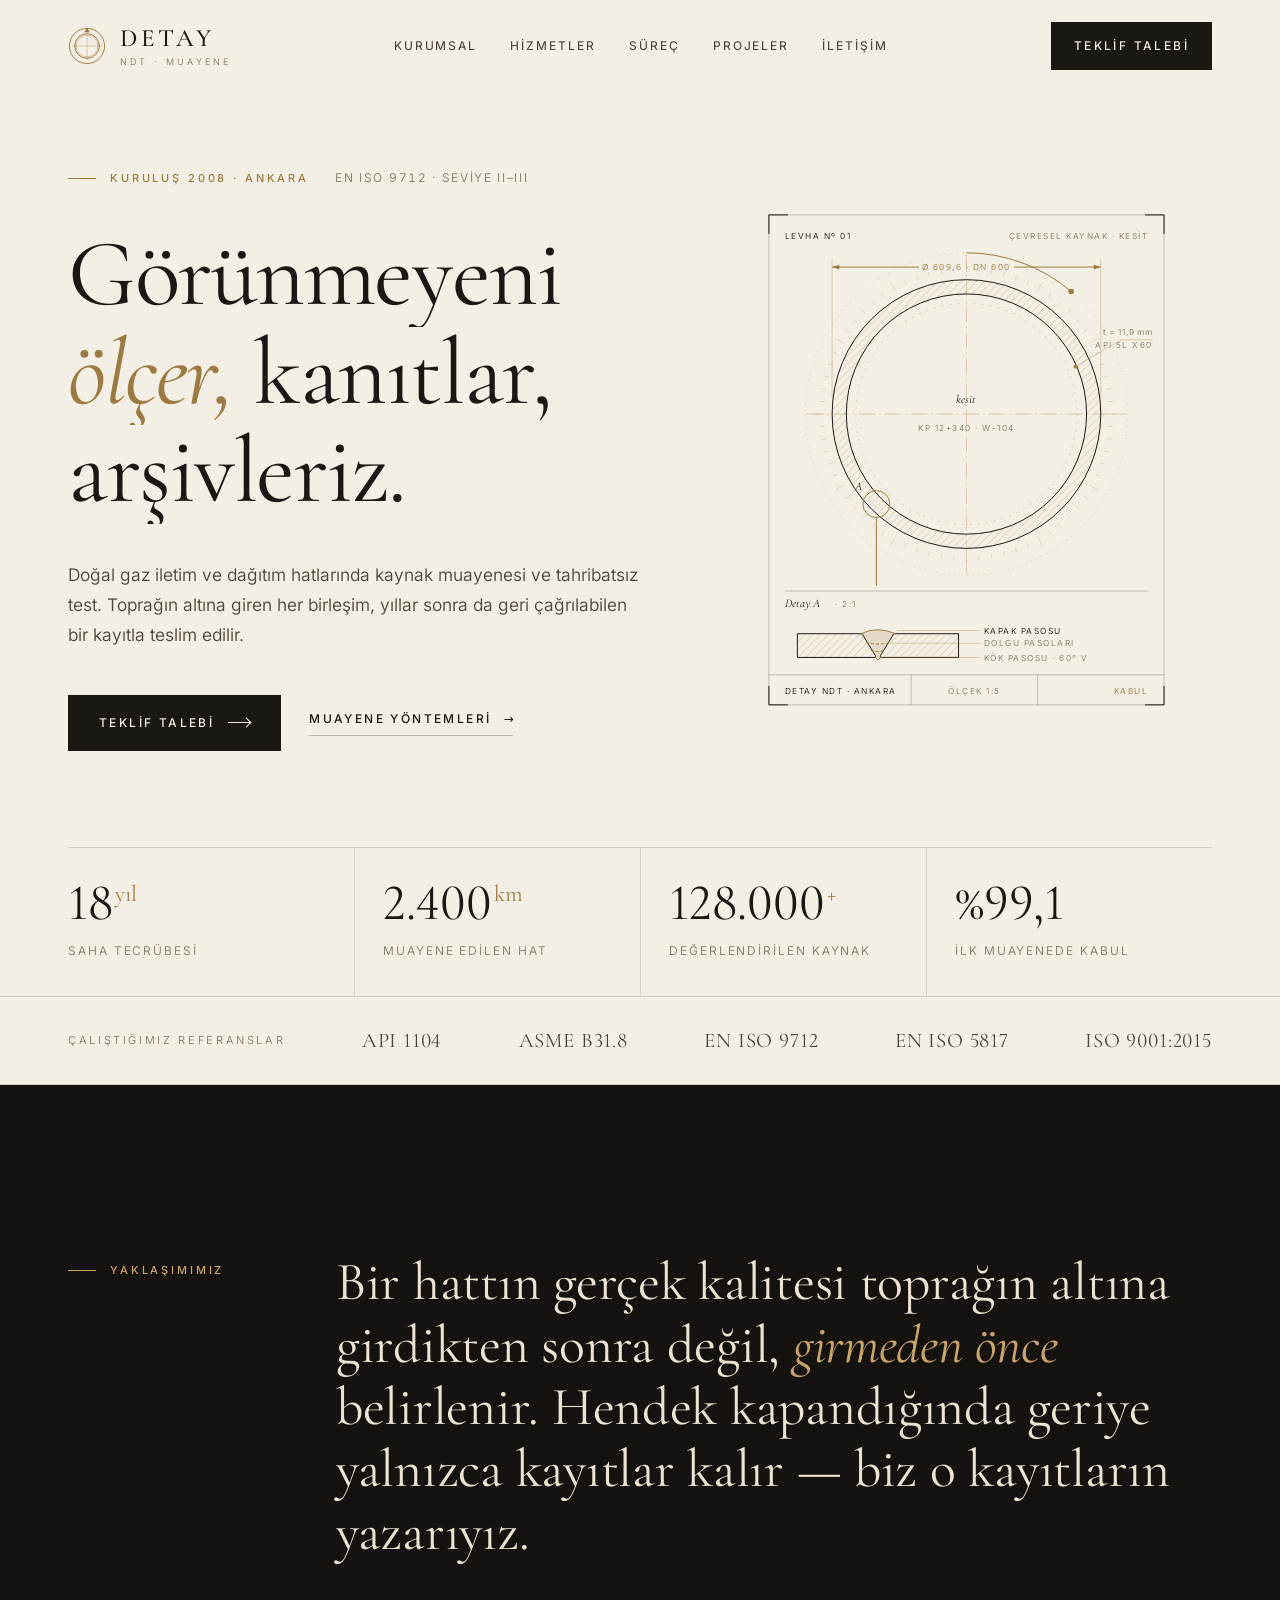
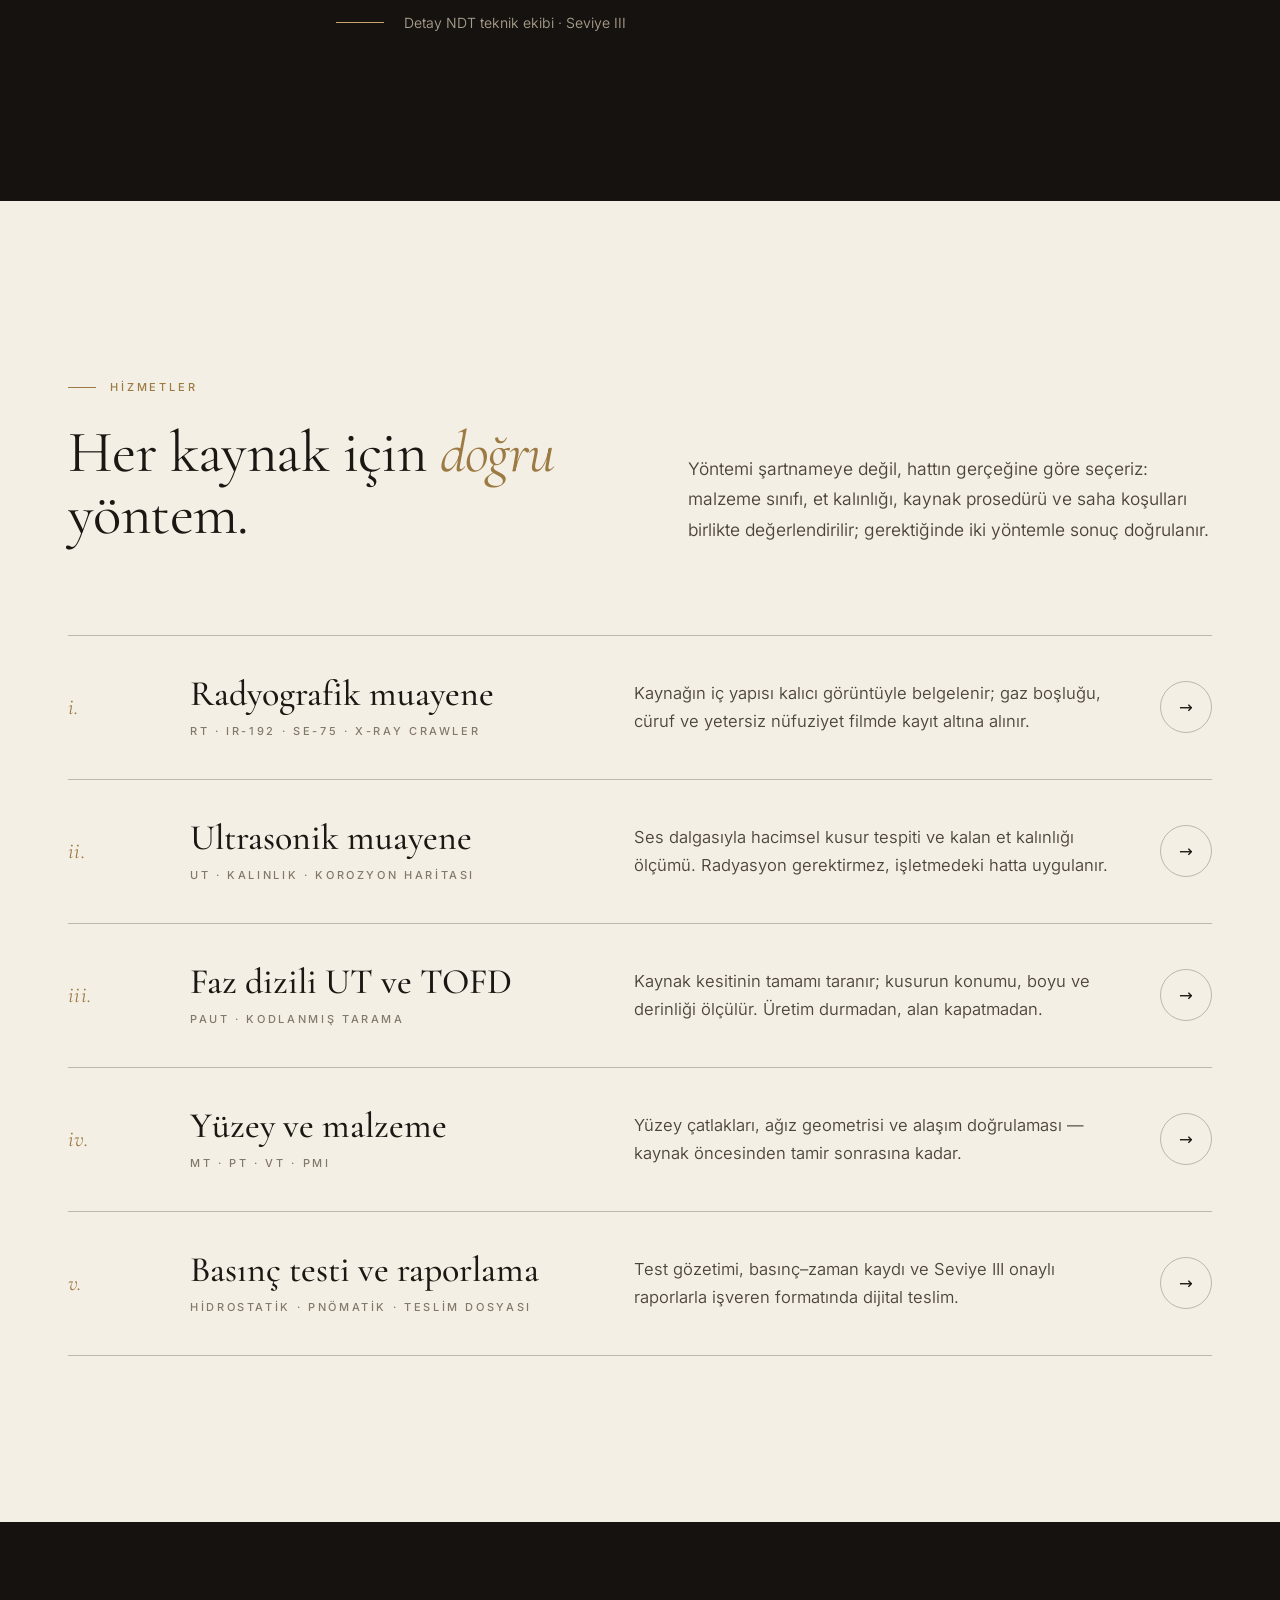
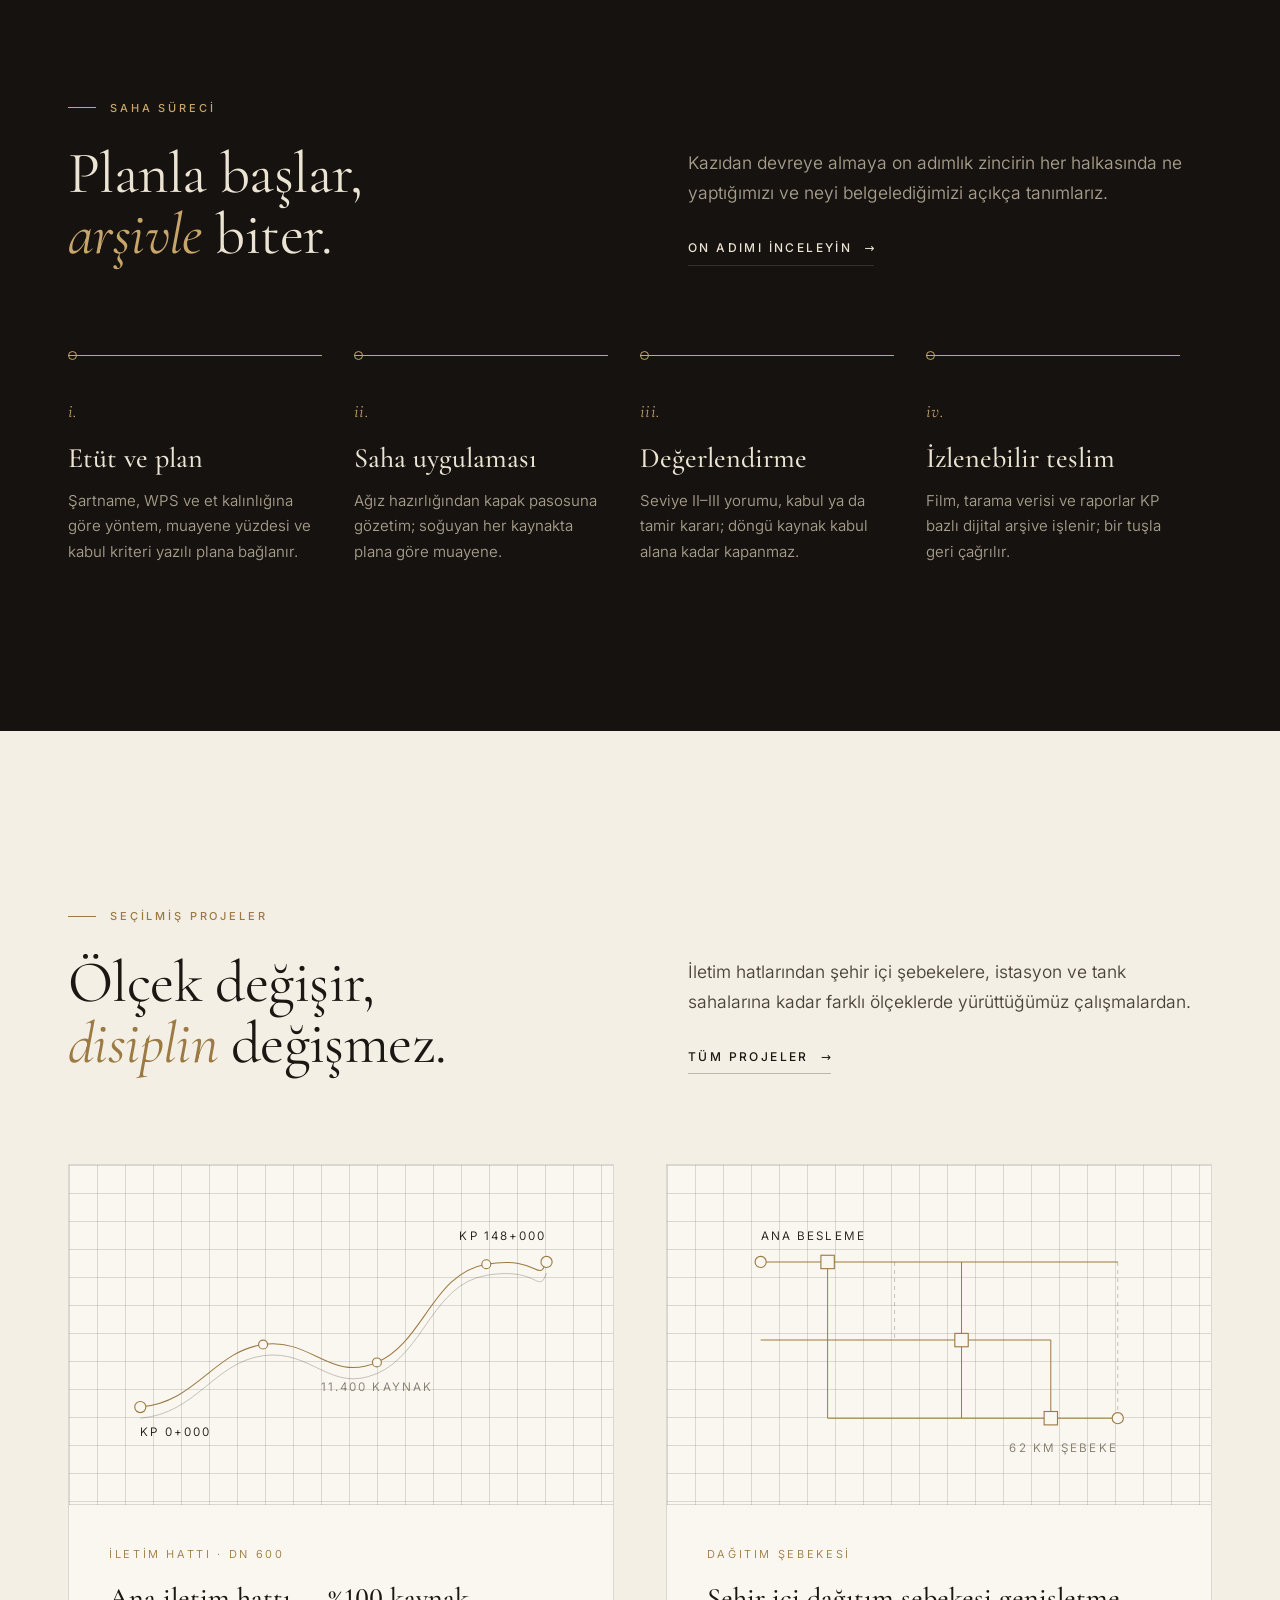
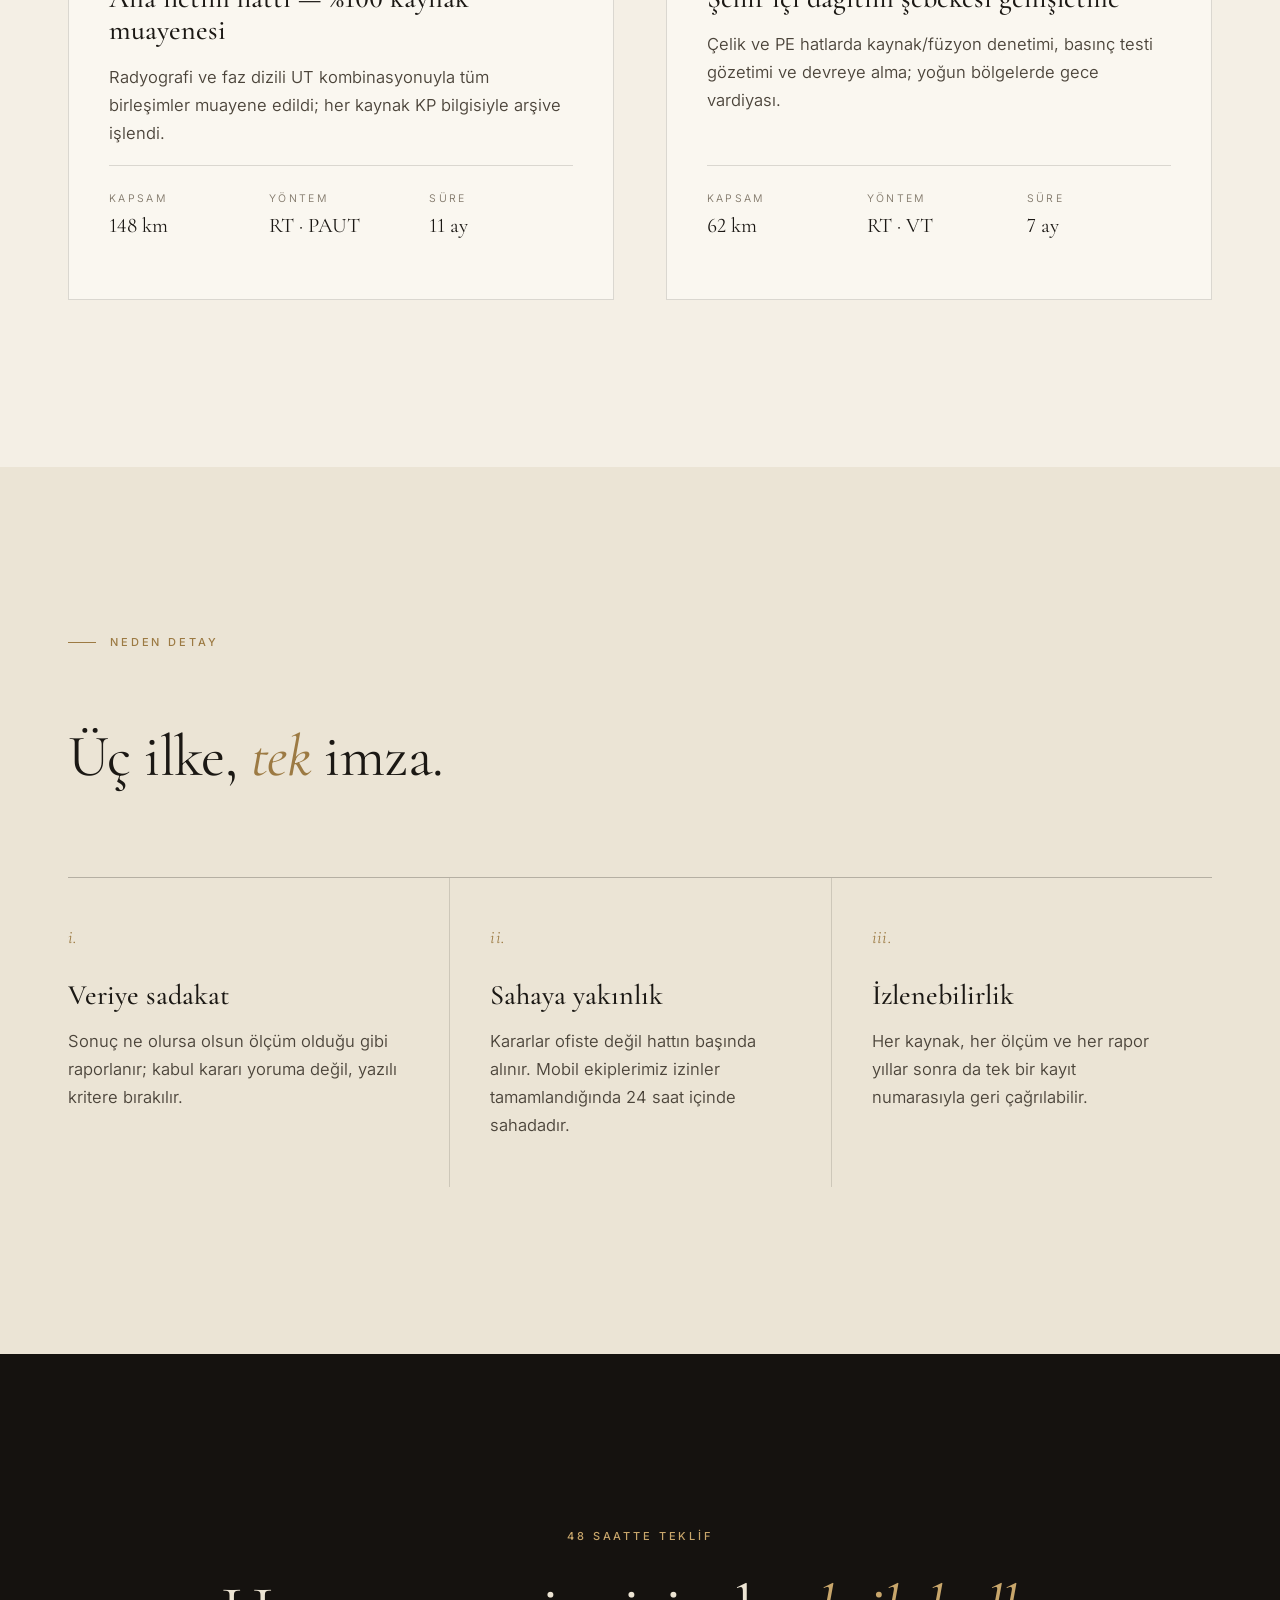
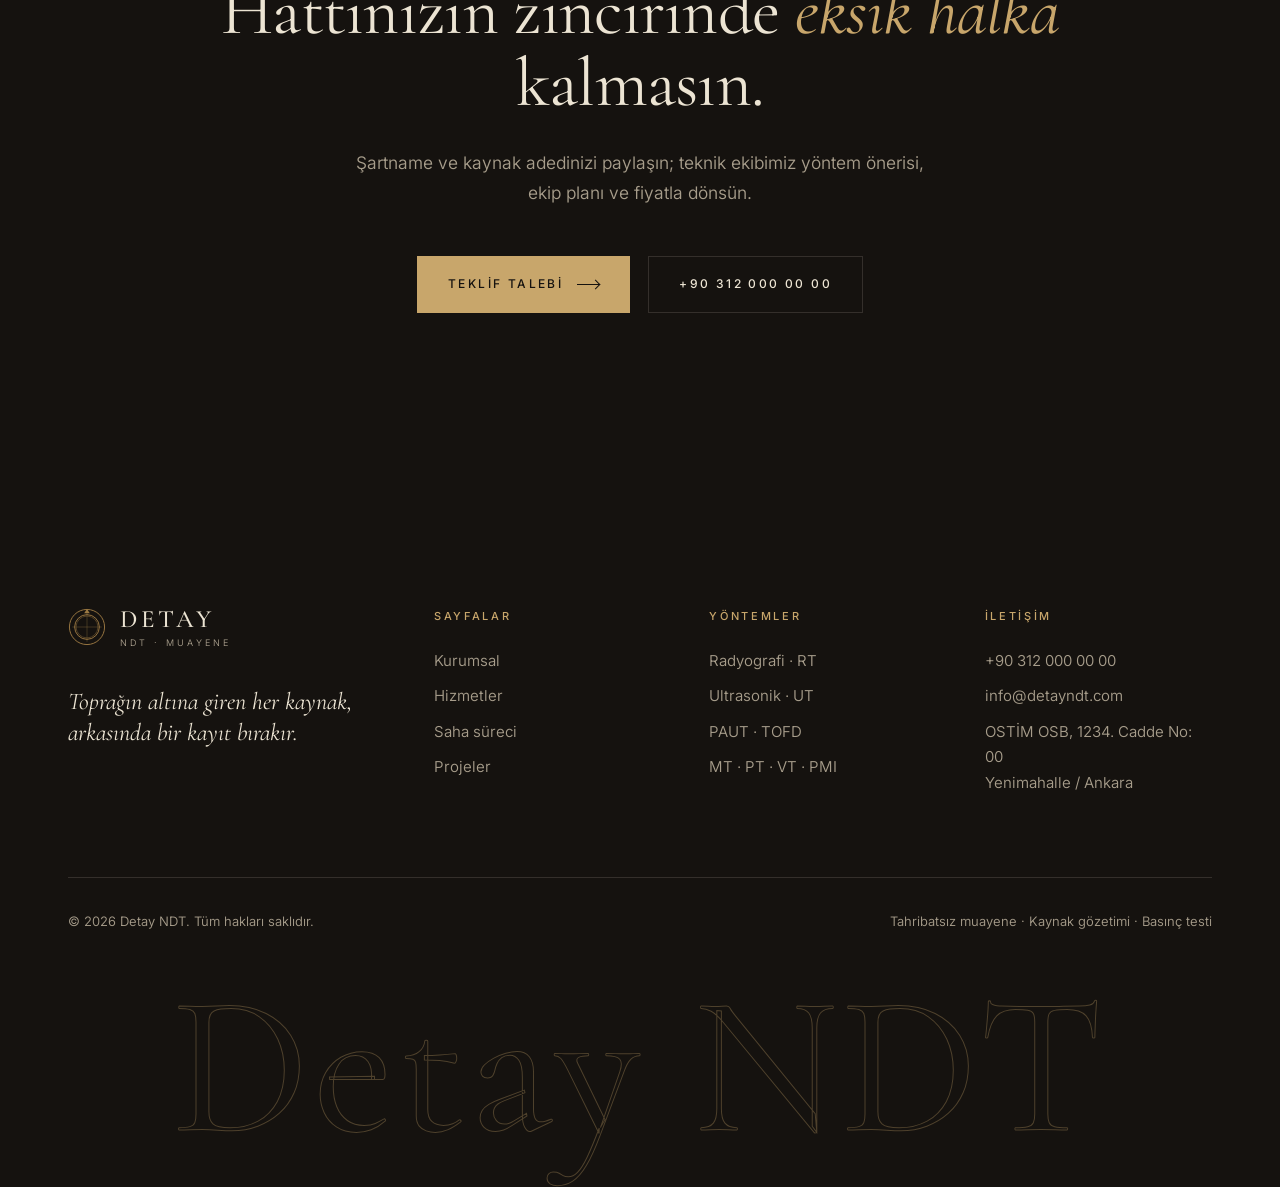
<file: index.html>
<!doctype html>
<html lang="tr" class="no-js">
<head>
<meta charset="utf-8">
<meta name="viewport" content="width=device-width, initial-scale=1">
<title>Detay NDT — Boru Hatlarında Tahribatsız Muayene</title>
<meta name="description" content="Doğal gaz iletim ve dağıtım hatlarında radyografik, ultrasonik ve faz dizili muayene, kaynak gözetimi ve basınç testi. Ankara merkezli, Türkiye geneli saha ekipleri.">
<meta name="theme-color" content="#f4efe5">
<meta property="og:type" content="website">
<meta property="og:locale" content="tr_TR">
<meta property="og:site_name" content="Detay NDT">
<meta property="og:title" content="Detay NDT — Boru Hatlarında Tahribatsız Muayene">
<meta property="og:description" content="Doğal gaz iletim ve dağıtım hatlarında radyografik, ultrasonik ve faz dizili muayene, kaynak gözetimi ve basınç testi. Ankara merkezli, Türkiye geneli saha ekipleri.">
<link rel="icon" href="assets/img/favicon.svg" type="image/svg+xml">
<link rel="stylesheet" href="assets/css/fonts.css">
<link rel="stylesheet" href="assets/css/style.css">
</head>
<body>
<a class="skip" href="#main">İçeriğe geç</a>

<header class="header">
  <div class="wrap header__inner">
    <a class="brand" href="index.html" aria-label="Detay NDT — Ana sayfa">
      <svg class="brand__mark" viewBox="0 0 40 40" aria-hidden="true"><g fill="none" stroke="currentColor"><circle cx="20" cy="20" r="18.5"/><circle cx="20" cy="20" r="13"/><circle cx="20" cy="20" r="11.5" opacity=".45"/><path d="M20 4.5v31M4.5 20h31" opacity=".35"/></g><path d="M20 1l3 4.5h-6z" fill="currentColor"/></svg>
      <span class="brand__text"><span class="brand__name">DETAY</span><span class="brand__sub">NDT · Muayene</span></span>
    </a>
    <nav class="nav" aria-label="Ana menü">
          <a class="nav__link" href="kurumsal.html">Kurumsal</a>
          <a class="nav__link" href="hizmetler.html">Hizmetler</a>
          <a class="nav__link" href="surec.html">Süreç</a>
          <a class="nav__link" href="projeler.html">Projeler</a>
          <a class="nav__link" href="iletisim.html">İletişim</a>
    </nav>
    <a class="btn header__cta" href="iletisim.html">Teklif talebi</a>
    <button class="burger" type="button" aria-label="Menüyü aç" aria-expanded="false" aria-controls="drawer"><span></span><span></span></button>
  </div>
</header>

<div class="drawer" id="drawer" aria-hidden="true">
  <nav class="drawer__links" aria-label="Mobil menü">
      <a href="index.html" class="is-active" aria-current="page"><span>I</span>Ana Sayfa</a>
      <a href="kurumsal.html"><span>II</span>Kurumsal</a>
      <a href="hizmetler.html"><span>III</span>Hizmetler</a>
      <a href="surec.html"><span>IV</span>Süreç</a>
      <a href="projeler.html"><span>V</span>Projeler</a>
      <a href="iletisim.html"><span>VI</span>İletişim</a>
  </nav>
  <div class="drawer__foot">
    <a href="tel:+903120000000">+90 312 000 00 00</a>
    <a href="mailto:info@detayndt.com">info@detayndt.com</a>
    <span>OSTİM OSB · Ankara</span>
  </div>
</div>

<main id="main">
<section class="hero">
  <div class="wrap hero__grid">
    <div>
      <div class="hero__meta reveal">
        <span class="eyebrow">Kuruluş 2008 · Ankara</span>
        <span class="mono">EN ISO 9712 · Seviye II–III</span>
      </div>
      <h1 class="display">
        <span class="line-mask"><span>Görünmeyeni</span></span>
        <span class="line-mask"><span><em>ölçer,</em> kanıtlar,</span></span>
        <span class="line-mask"><span>arşivleriz.</span></span>
      </h1>
      <p class="lead reveal" data-delay="1">Doğal gaz iletim ve dağıtım hatlarında kaynak muayenesi ve tahribatsız test. Toprağın altına giren her birleşim, yıllar sonra da geri çağrılabilen bir kayıtla teslim edilir.</p>
      <div class="hero__actions reveal" data-delay="2">
        <a class="btn" href="iletisim.html">Teklif talebi <span class="arrow"></span></a>
        <a class="link" href="hizmetler.html">Muayene yöntemleri</a>
      </div>
    </div>

    <figure class="hero__plate reveal" data-delay="1" aria-hidden="true">
      <svg viewBox="0 0 520 640" role="presentation">
        <defs>
          <pattern id="hatch" width="7" height="7" patternUnits="userSpaceOnUse" patternTransform="rotate(45)">
            <line x1="0" y1="0" x2="0" y2="7" stroke="#9c7a43" stroke-width="1" opacity=".55"/>
          </pattern>
        </defs>
        <!-- çerçeve -->
        <rect x="10" y="10" width="500" height="620" class="plate-ink-fine"/>
        <path d="M10 34V10h24M486 10h24v24M510 606v24h-24M34 630H10v-24" class="plate-ink"/>
        <text x="30" y="40" class="plate-text plate-text--ink">Levha Nº 01</text>
        <text x="490" y="40" text-anchor="end" class="plate-text">Çevresel kaynak · Kesit</text>

        <!-- çap ölçüsü -->
        <path d="M90 66v176M430 66v176" class="plate-fine"/>
        <path d="M90 76h340" class="plate-line"/>
        <path d="M90 76l9 -3v6zM430 76l-9 -3v6z" fill="currentColor"/>
        <rect x="200" y="66" width="120" height="20" style="fill:var(--ivory)"/>
        <text x="260" y="80" text-anchor="middle" class="plate-text plate-text--gold">Ø 609,6 · DN 600</text>

        <!-- eksenler -->
        <path d="M58 262h404M260 60v404" class="plate-fine" stroke-dasharray="16 4 2 4"/>

        <!-- ölçek halkası -->
        <g class="plate-fine"><path d="M440.0 262.0L452.0 262.0M439.3 277.7L445.3 278.2M437.3 293.3L443.2 294.3M433.9 308.6L439.7 310.1M429.1 323.6L434.8 325.6M423.1 338.1L428.6 340.6M415.9 352.0L426.3 358.0M407.4 365.2L412.4 368.7M397.9 377.7L402.5 381.6M387.3 389.3L391.5 393.5M375.7 399.9L379.6 404.5M363.2 409.4L366.7 414.4M350.0 417.9L356.0 428.3M336.1 425.1L338.6 430.6M321.6 431.1L323.6 436.8M306.6 435.9L308.1 441.7M291.3 439.3L292.3 445.2M275.7 441.3L276.2 447.3M260.0 442.0L260.0 454.0M244.3 441.3L243.8 447.3M228.7 439.3L227.7 445.2M213.4 435.9L211.9 441.7M198.4 431.1L196.4 436.8M183.9 425.1L181.4 430.6M170.0 417.9L164.0 428.3M156.8 409.4L153.3 414.4M144.3 399.9L140.4 404.5M132.7 389.3L128.5 393.5M122.1 377.7L117.5 381.6M112.6 365.2L107.6 368.7M104.1 352.0L93.7 358.0M96.9 338.1L91.4 340.6M90.9 323.6L85.2 325.6M86.1 308.6L80.3 310.1M82.7 293.3L76.8 294.3M80.7 277.7L74.7 278.2M80.0 262.0L68.0 262.0M80.7 246.3L74.7 245.8M82.7 230.7L76.8 229.7M86.1 215.4L80.3 213.9M90.9 200.4L85.2 198.4M96.9 185.9L91.4 183.4M104.1 172.0L93.7 166.0M112.6 158.8L107.6 155.3M122.1 146.3L117.5 142.4M132.7 134.7L128.5 130.5M144.3 124.1L140.4 119.5M156.8 114.6L153.3 109.6M170.0 106.1L164.0 95.7M183.9 98.9L181.4 93.4M198.4 92.9L196.4 87.2M213.4 88.1L211.9 82.3M228.7 84.7L227.7 78.8M244.3 82.7L243.8 76.7M260.0 82.0L260.0 70.0M275.7 82.7L276.2 76.7M291.3 84.7L292.3 78.8M306.6 88.1L308.1 82.3M321.6 92.9L323.6 87.2M336.1 98.9L338.6 93.4M350.0 106.1L356.0 95.7M363.2 114.6L366.7 109.6M375.7 124.1L379.6 119.5M387.3 134.7L391.5 130.5M397.9 146.3L402.5 142.4M407.4 158.8L412.4 155.3M415.9 172.0L426.3 166.0M423.1 185.9L428.6 183.4M429.1 200.4L434.8 198.4M433.9 215.4L439.7 213.9M437.3 230.7L443.2 229.7M439.3 246.3L445.3 245.8"/></g>

        <!-- tarama yayı -->
        <g class="plate-scan">
          <circle cx="260" cy="262" r="204" class="plate-fine" stroke-dasharray="1 5"/>
          <path d="M260 58a204 204 0 0 1 132.5 49" class="plate-line" stroke-width="2"/>
          <circle cx="392.5" cy="107" r="3.5" fill="currentColor"/>
        </g>

        <!-- boru cidarı -->
        <path d="M90 262a170 170 0 1 0 340 0a170 170 0 1 0 -340 0ZM108 262a152 152 0 1 0 304 0a152 152 0 1 0 -304 0Z" fill="url(#hatch)" fill-rule="evenodd"/>
        <circle cx="260" cy="262" r="170" class="plate-ink plate-draw" pathLength="1"/>
        <circle cx="260" cy="262" r="152" class="plate-ink plate-draw" pathLength="1"/>
        <circle cx="260" cy="262" r="140" class="plate-fine" stroke-dasharray="2 6"/>

        <!-- et kalınlığı etiketi -->
        <path d="M398 202l58 -34h40" class="plate-fine"/>
        <circle cx="398" cy="202" r="2.5" fill="currentColor"/>
        <text x="496" y="162" text-anchor="end" class="plate-text plate-text--case">t = 11,9 mm</text>
        <text x="496" y="178" text-anchor="end" class="plate-text">API 5L X60</text>

        <!-- detay çağrısı -->
        <circle cx="146" cy="376" r="17" class="plate-line"/>
        <path d="M146 393v86" class="plate-line"/>
        <text x="128" y="358" text-anchor="end" class="plate-serif">A</text>

        <!-- merkez notu -->
        <text x="260" y="248" text-anchor="middle" class="plate-serif">kesit</text>
        <text x="260" y="284" text-anchor="middle" class="plate-text">KP 12+340 · W-104</text>

        <!-- detay A: V ağız, kök–dolgu–kapak -->
        <path d="M30 486h460" class="plate-ink-fine"/>
        <text x="30" y="506" class="plate-serif">Detay A</text>
        <text x="94" y="506" class="plate-text">· 2:1</text>
        <g transform="translate(46 540)">
          <path d="M0 0H82L99 28V30H0ZM204 0H122L105 28V30H204Z" fill="url(#hatch)"/>
          <path d="M0 0H82L99 28V30H0ZM204 0H122L105 28V30H204Z" class="plate-ink"/>
          <path d="M80 0L99 30H105L124 0Q102 -10 80 0Z" fill="currentColor" opacity=".18"/>
          <path d="M80 0Q102 -10 124 0M99 30Q102 36 105 30" class="plate-line"/>
          <path d="M87 11Q102 15 117 11M93 21Q102 24 111 21" class="plate-line" stroke-dasharray="3 2"/>
          <path d="M126 -4H232M118 12H232M104 30H232" class="plate-fine"/>
        </g>
        <text x="282" y="540" class="plate-text plate-text--ink">Kapak pasosu</text>
        <text x="282" y="556" class="plate-text">Dolgu pasoları</text>
        <text x="282" y="574" class="plate-text">Kök pasosu · 60° V</text>

        <!-- başlık bloğu -->
        <path d="M10 592h500M190 592v38M350 592v38" class="plate-ink-fine"/>
        <text x="30" y="616" class="plate-text plate-text--ink">Detay NDT · Ankara</text>
        <text x="270" y="616" text-anchor="middle" class="plate-text">Ölçek 1:5</text>
        <text x="490" y="616" text-anchor="end" class="plate-text plate-text--gold">Kabul</text>
      </svg>
    </figure>
  </div>

  <div class="wrap">
    <div class="hero__foot reveal">
      <div class="stat"><div class="stat__num"><span data-count="18">18</span><sup>yıl</sup></div><div class="stat__label">Saha tecrübesi</div></div>
      <div class="stat"><div class="stat__num"><span data-count="2400">2.400</span><sup>km</sup></div><div class="stat__label">Muayene edilen hat</div></div>
      <div class="stat"><div class="stat__num"><span data-count="128000">128.000</span><sup>+</sup></div><div class="stat__label">Değerlendirilen kaynak</div></div>
      <div class="stat"><div class="stat__num">%99,1</div><div class="stat__label">İlk muayenede kabul</div></div>
    </div>
  </div>
</section>

<div class="standards">
  <div class="wrap standards__row">
    <span class="small">Çalıştığımız referanslar</span>
    <span>API 1104</span>
    <span>ASME B31.8</span>
    <span>EN ISO 9712</span>
    <span>EN ISO 5817</span>
    <span>ISO 9001:2015</span>
  </div>
</div>

<section class="section dark">
  <div class="wrap manifesto">
    <div class="reveal"><span class="eyebrow">Yaklaşımımız</span></div>
    <div>
      <blockquote class="quote reveal">Bir hattın gerçek kalitesi toprağın altına girdikten sonra değil, <em>girmeden önce</em> belirlenir. Hendek kapandığında geriye yalnızca kayıtlar kalır — biz o kayıtların yazarıyız.</blockquote>
      <div class="manifesto__sign reveal" data-delay="1">Detay NDT teknik ekibi · Seviye III</div>
    </div>
  </div>
</section>

<section class="section">
  <div class="wrap">
    <div class="section__head">
      <div class="reveal">
        <span class="eyebrow">Hizmetler</span>
        <h2 class="h2">Her kaynak için <em>doğru</em> yöntem.</h2>
      </div>
      <p class="lead reveal" data-delay="1">Yöntemi şartnameye değil, hattın gerçeğine göre seçeriz: malzeme sınıfı, et kalınlığı, kaynak prosedürü ve saha koşulları birlikte değerlendirilir; gerektiğinde iki yöntemle sonuç doğrulanır.</p>
    </div>

    <div class="rows">
      <a class="row reveal" href="hizmetler.html#rt">
        <span class="numeral">i.</span>
        <h3 class="row__title">Radyografik muayene<small>RT · Ir-192 · Se-75 · X-ray crawler</small></h3>
        <p>Kaynağın iç yapısı kalıcı görüntüyle belgelenir; gaz boşluğu, cüruf ve yetersiz nüfuziyet filmde kayıt altına alınır.</p>
        <span class="row__go" aria-hidden="true">→</span>
      </a>
      <a class="row reveal" href="hizmetler.html#ut">
        <span class="numeral">ii.</span>
        <h3 class="row__title">Ultrasonik muayene<small>UT · Kalınlık · Korozyon haritası</small></h3>
        <p>Ses dalgasıyla hacimsel kusur tespiti ve kalan et kalınlığı ölçümü. Radyasyon gerektirmez, işletmedeki hatta uygulanır.</p>
        <span class="row__go" aria-hidden="true">→</span>
      </a>
      <a class="row reveal" href="hizmetler.html#paut">
        <span class="numeral">iii.</span>
        <h3 class="row__title">Faz dizili UT ve TOFD<small>PAUT · Kodlanmış tarama</small></h3>
        <p>Kaynak kesitinin tamamı taranır; kusurun konumu, boyu ve derinliği ölçülür. Üretim durmadan, alan kapatmadan.</p>
        <span class="row__go" aria-hidden="true">→</span>
      </a>
      <a class="row reveal" href="hizmetler.html#tamamlayici">
        <span class="numeral">iv.</span>
        <h3 class="row__title">Yüzey ve malzeme<small>MT · PT · VT · PMI</small></h3>
        <p>Yüzey çatlakları, ağız geometrisi ve alaşım doğrulaması — kaynak öncesinden tamir sonrasına kadar.</p>
        <span class="row__go" aria-hidden="true">→</span>
      </a>
      <a class="row reveal" href="hizmetler.html#tamamlayici">
        <span class="numeral">v.</span>
        <h3 class="row__title">Basınç testi ve raporlama<small>Hidrostatik · Pnömatik · Teslim dosyası</small></h3>
        <p>Test gözetimi, basınç–zaman kaydı ve Seviye III onaylı raporlarla işveren formatında dijital teslim.</p>
        <span class="row__go" aria-hidden="true">→</span>
      </a>
    </div>
  </div>
</section>

<section class="section dark">
  <div class="wrap">
    <div class="section__head">
      <div class="reveal">
        <span class="eyebrow">Saha süreci</span>
        <h2 class="h2">Planla başlar,<br><em>arşivle</em> biter.</h2>
      </div>
      <div class="reveal" data-delay="1">
        <p class="lead">Kazıdan devreye almaya on adımlık zincirin her halkasında ne yaptığımızı ve neyi belgelediğimizi açıkça tanımlarız.</p>
        <a class="link" href="surec.html">On adımı inceleyin</a>
      </div>
    </div>
    <ol class="phases">
      <li class="phase">
        <div class="phase__line"></div>
        <span class="numeral">i.</span>
        <h3 class="h3">Etüt ve plan</h3>
        <p>Şartname, WPS ve et kalınlığına göre yöntem, muayene yüzdesi ve kabul kriteri yazılı plana bağlanır.</p>
      </li>
      <li class="phase">
        <div class="phase__line"></div>
        <span class="numeral">ii.</span>
        <h3 class="h3">Saha uygulaması</h3>
        <p>Ağız hazırlığından kapak pasosuna gözetim; soğuyan her kaynakta plana göre muayene.</p>
      </li>
      <li class="phase">
        <div class="phase__line"></div>
        <span class="numeral">iii.</span>
        <h3 class="h3">Değerlendirme</h3>
        <p>Seviye II–III yorumu, kabul ya da tamir kararı; döngü kaynak kabul alana kadar kapanmaz.</p>
      </li>
      <li class="phase">
        <div class="phase__line"></div>
        <span class="numeral">iv.</span>
        <h3 class="h3">İzlenebilir teslim</h3>
        <p>Film, tarama verisi ve raporlar KP bazlı dijital arşive işlenir; bir tuşla geri çağrılır.</p>
      </li>
    </ol>
  </div>
</section>

<section class="section">
  <div class="wrap">
    <div class="section__head">
      <div class="reveal">
        <span class="eyebrow">Seçilmiş projeler</span>
        <h2 class="h2">Ölçek değişir,<br><em>disiplin</em> değişmez.</h2>
      </div>
      <div class="reveal" data-delay="1">
        <p class="lead">İletim hatlarından şehir içi şebekelere, istasyon ve tank sahalarına kadar farklı ölçeklerde yürüttüğümüz çalışmalardan.</p>
        <a class="link" href="projeler.html">Tüm projeler</a>
      </div>
    </div>
    <div class="showcase">
      <a class="case reveal" href="projeler.html">
        <div class="case__art" aria-hidden="true">
          <svg viewBox="0 0 400 250">
            <path d="M20 190C70 186 86 140 130 134S190 168 232 150 282 70 330 62 376 80 384 60" class="plate-line" stroke-width="2"/>
            <path d="M20 190C70 186 86 140 130 134S190 168 232 150 282 70 330 62 376 80 384 60" class="plate-ink-fine" transform="translate(0 10)"/>
            <g style="fill:var(--cream)" stroke="currentColor"><circle cx="20" cy="190" r="5"/><circle cx="130" cy="134" r="4"/><circle cx="232" cy="150" r="4"/><circle cx="330" cy="62" r="4"/><circle cx="384" cy="60" r="5"/></g>
            <text x="20" y="216" class="plate-text plate-text--ink">KP 0+000</text>
            <text x="384" y="40" text-anchor="end" class="plate-text plate-text--ink">KP 148+000</text>
            <text x="232" y="176" text-anchor="middle" class="plate-text">11.400 kaynak</text>
          </svg>
        </div>
        <div class="case__body">
          <span class="case__tag">İletim hattı · DN 600</span>
          <h3 class="h3">Ana iletim hattı — %100 kaynak muayenesi</h3>
          <p>Radyografi ve faz dizili UT kombinasyonuyla tüm birleşimler muayene edildi; her kaynak KP bilgisiyle arşive işlendi.</p>
          <dl class="case__facts">
            <div><dt>Kapsam</dt><dd>148 km</dd></div>
            <div><dt>Yöntem</dt><dd>RT · PAUT</dd></div>
            <div><dt>Süre</dt><dd>11 ay</dd></div>
          </dl>
        </div>
      </a>
      <a class="case reveal" data-delay="1" href="projeler.html">
        <div class="case__art" aria-hidden="true">
          <svg viewBox="0 0 400 250">
            <path d="M40 60H360M40 130H300M100 200H360M100 60V200M220 60V200M300 130V200" class="plate-line"/>
            <path d="M160 60V130M360 60V200" class="plate-ink-fine" stroke-dasharray="4 4"/>
            <g style="fill:var(--cream)" stroke="currentColor"><rect x="94" y="54" width="12" height="12"/><rect x="214" y="124" width="12" height="12"/><rect x="294" y="194" width="12" height="12"/><circle cx="40" cy="60" r="5"/><circle cx="360" cy="200" r="5"/></g>
            <text x="40" y="40" class="plate-text plate-text--ink">Ana besleme</text>
            <text x="360" y="230" text-anchor="end" class="plate-text">62 km şebeke</text>
          </svg>
        </div>
        <div class="case__body">
          <span class="case__tag">Dağıtım şebekesi</span>
          <h3 class="h3">Şehir içi dağıtım şebekesi genişletme</h3>
          <p>Çelik ve PE hatlarda kaynak/füzyon denetimi, basınç testi gözetimi ve devreye alma; yoğun bölgelerde gece vardiyası.</p>
          <dl class="case__facts">
            <div><dt>Kapsam</dt><dd>62 km</dd></div>
            <div><dt>Yöntem</dt><dd>RT · VT</dd></div>
            <div><dt>Süre</dt><dd>7 ay</dd></div>
          </dl>
        </div>
      </a>
    </div>
  </div>
</section>

<section class="section section--paper">
  <div class="wrap">
    <div class="section__head section__head--stack reveal">
      <span class="eyebrow">Neden Detay</span>
      <h2 class="h2">Üç ilke, <em>tek</em> imza.</h2>
    </div>
    <div class="grid-3">
      <div class="feature reveal">
        <span class="numeral">i.</span>
        <h3 class="h3">Veriye sadakat</h3>
        <p>Sonuç ne olursa olsun ölçüm olduğu gibi raporlanır; kabul kararı yoruma değil, yazılı kritere bırakılır.</p>
      </div>
      <div class="feature reveal" data-delay="1">
        <span class="numeral">ii.</span>
        <h3 class="h3">Sahaya yakınlık</h3>
        <p>Kararlar ofiste değil hattın başında alınır. Mobil ekiplerimiz izinler tamamlandığında 24 saat içinde sahadadır.</p>
      </div>
      <div class="feature reveal" data-delay="2">
        <span class="numeral">iii.</span>
        <h3 class="h3">İzlenebilirlik</h3>
        <p>Her kaynak, her ölçüm ve her rapor yıllar sonra da tek bir kayıt numarasıyla geri çağrılabilir.</p>
      </div>
    </div>
  </div>
</section>

<section class="section dark cta">
  <div class="wrap">
    <span class="eyebrow eyebrow--plain reveal">48 saatte teklif</span>
    <h2 class="h2 reveal">Hattınızın zincirinde <em>eksik halka</em> kalmasın.</h2>
    <p class="lead reveal" data-delay="1">Şartname ve kaynak adedinizi paylaşın; teknik ekibimiz yöntem önerisi, ekip planı ve fiyatla dönsün.</p>
    <div class="cta__actions reveal" data-delay="2">
      <a class="btn btn--light" href="iletisim.html">Teklif talebi <span class="arrow"></span></a>
      <a class="btn btn--outline-light" href="tel:+903120000000">+90 312 000 00 00</a>
    </div>
  </div>
</section>
</main>

<footer class="footer">
  <div class="wrap">
    <div class="footer__top">
      <div>
        <a class="brand" href="index.html" aria-label="Detay NDT — Ana sayfa">
          <svg class="brand__mark" viewBox="0 0 40 40" aria-hidden="true"><g fill="none" stroke="currentColor"><circle cx="20" cy="20" r="18.5"/><circle cx="20" cy="20" r="13"/><circle cx="20" cy="20" r="11.5" opacity=".45"/><path d="M20 4.5v31M4.5 20h31" opacity=".35"/></g><path d="M20 1l3 4.5h-6z" fill="currentColor"/></svg>
          <span class="brand__text"><span class="brand__name">DETAY</span><span class="brand__sub">NDT · Muayene</span></span>
        </a>
        <p class="footer__claim">Toprağın altına giren her kaynak, arkasında bir kayıt bırakır.</p>
      </div>
      <div>
        <h4>Sayfalar</h4>
        <ul>
          <li><a href="kurumsal.html">Kurumsal</a></li>
          <li><a href="hizmetler.html">Hizmetler</a></li>
          <li><a href="surec.html">Saha süreci</a></li>
          <li><a href="projeler.html">Projeler</a></li>
        </ul>
      </div>
      <div>
        <h4>Yöntemler</h4>
        <ul>
          <li><a href="hizmetler.html#rt">Radyografi · RT</a></li>
          <li><a href="hizmetler.html#ut">Ultrasonik · UT</a></li>
          <li><a href="hizmetler.html#paut">PAUT · TOFD</a></li>
          <li><a href="hizmetler.html#tamamlayici">MT · PT · VT · PMI</a></li>
        </ul>
      </div>
      <div>
        <h4>İletişim</h4>
        <ul>
          <li><a href="tel:+903120000000">+90 312 000 00 00</a></li>
          <li><a href="mailto:info@detayndt.com">info@detayndt.com</a></li>
          <li>OSTİM OSB, 1234. Cadde No: 00<br>Yenimahalle / Ankara</li>
        </ul>
      </div>
    </div>
    <div class="footer__bottom">
      <span>© <span data-year>2026</span> Detay NDT. Tüm hakları saklıdır.</span>
      <span>Tahribatsız muayene · Kaynak gözetimi · Basınç testi</span>
    </div>
    <div class="footer__word" aria-hidden="true">Detay NDT</div>
  </div>
</footer>

<script src="assets/js/main.js" defer></script>
</body>
</html>
</file>
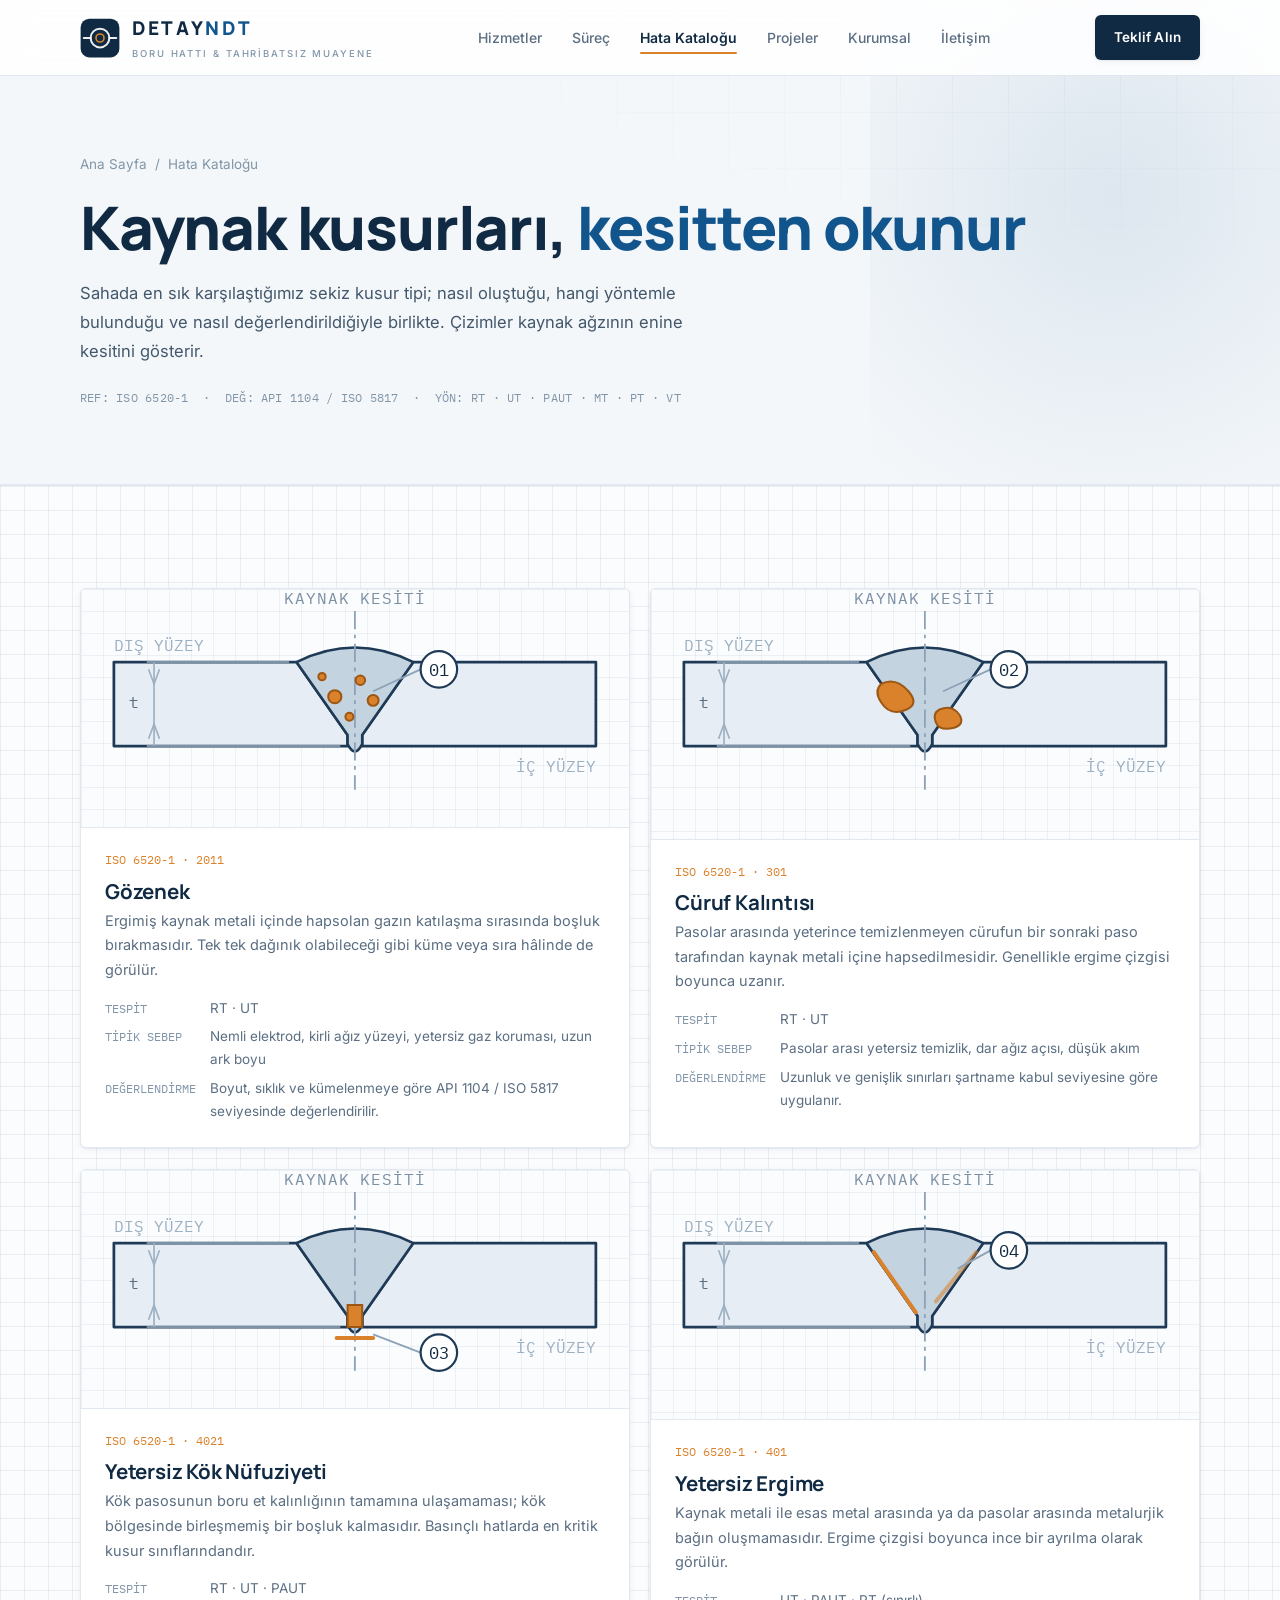
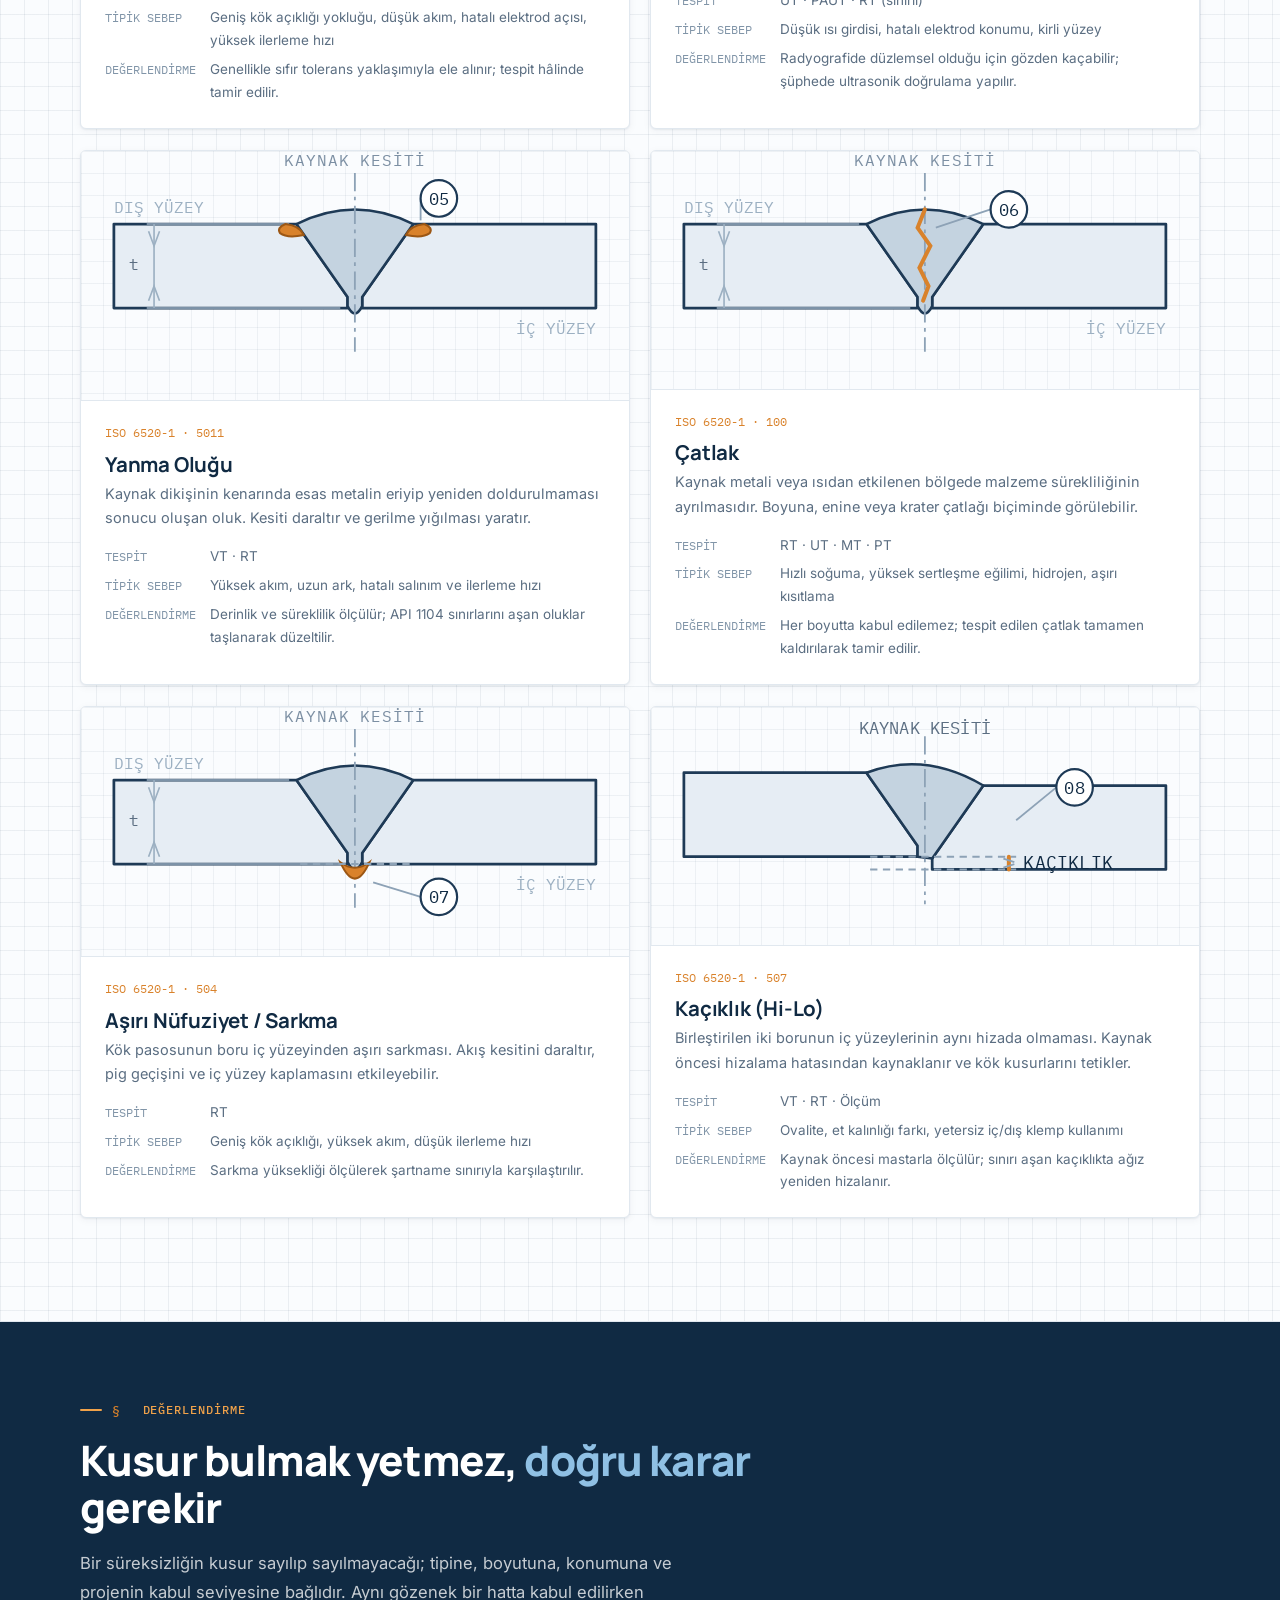
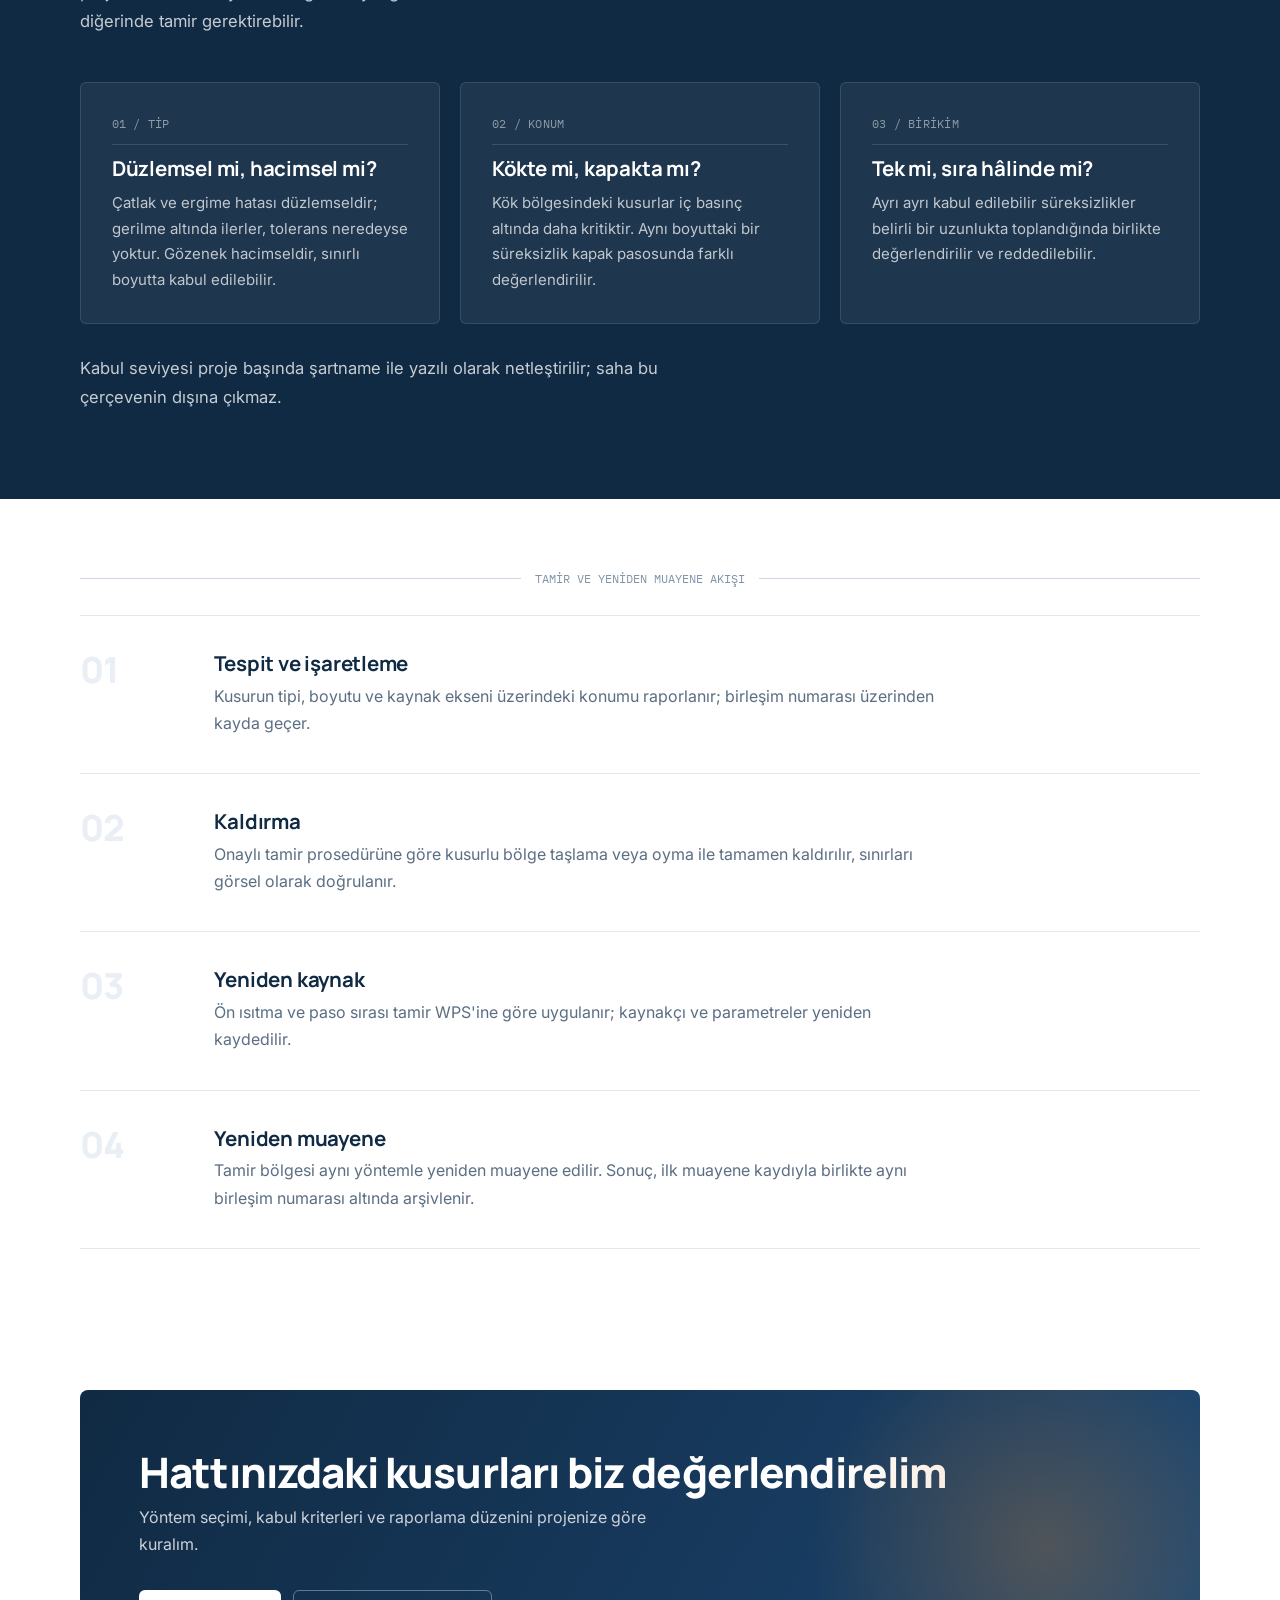
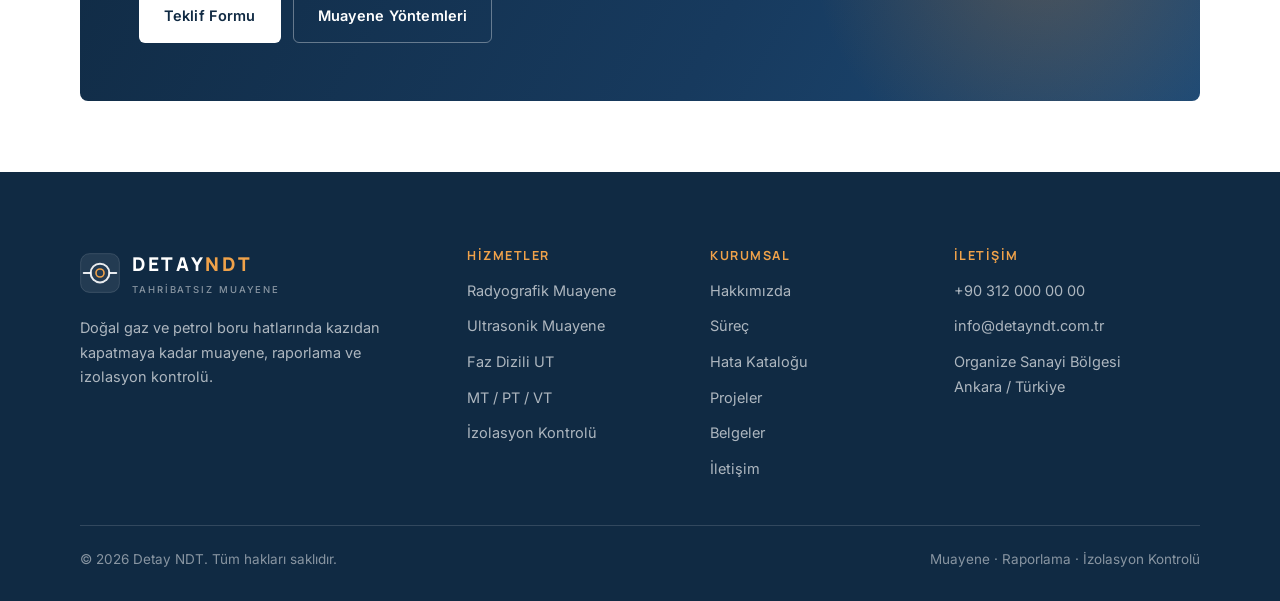
<file: hata-katalogu.html>
<!DOCTYPE html>
<html lang="tr">
<head>
<meta charset="utf-8">
<meta name="viewport" content="width=device-width, initial-scale=1">
<title>Hata Kataloğu — Detay NDT</title>
<meta name="description" content="Kaynak kusurlarının kesit çizimleriyle kataloğu: gözenek, cüruf, yetersiz nüfuziyet, çatlak, yanma oluğu ve kaçıklık.">
<meta name="theme-color" content="#102A43">
<meta property="og:type" content="website">
<meta property="og:site_name" content="Detay NDT">
<meta property="og:title" content="Hata Kataloğu — Detay NDT">
<meta property="og:description" content="Kaynak kusurlarının kesit çizimleriyle kataloğu ve değerlendirme notları.">
<meta property="og:locale" content="tr_TR">
<link rel="preconnect" href="https://fonts.googleapis.com">
<link rel="preconnect" href="https://fonts.gstatic.com" crossorigin>
<link rel="stylesheet" href="https://fonts.googleapis.com/css2?family=Manrope:wght@600;700;800&family=Inter:wght@400;500;600&family=IBM+Plex+Mono:wght@400;500&display=swap">
<link rel="stylesheet" href="assets/css/detay.css">
<link rel="icon" href="data:image/svg+xml,%3Csvg xmlns='http://www.w3.org/2000/svg' viewBox='0 0 64 64'%3E%3Crect width='64' height='64' rx='14' fill='%23102A43'/%3E%3Ccircle cx='32' cy='32' r='16' fill='none' stroke='%23ffffff' stroke-width='4'/%3E%3Ccircle cx='32' cy='32' r='6.5' fill='none' stroke='%23D9822B' stroke-width='3'/%3E%3Cpath d='M6 32h11M47 32h11' stroke='%23ffffff' stroke-width='4' stroke-linecap='round'/%3E%3C/svg%3E" type="image/svg+xml">
</head>
<body>

<header class="hdr" id="header">
  <div class="wrap hdr__in">
    <a class="brand" href="index.html" aria-label="Detay NDT ana sayfa">
      <svg viewBox="0 0 64 64" aria-hidden="true">
        <rect x="1" y="1" width="62" height="62" rx="14" fill="#102A43"/>
        <circle cx="32" cy="32" r="15" fill="none" stroke="#ffffff" stroke-width="3.2" opacity=".92"/>
        <circle cx="32" cy="32" r="6.4" fill="none" stroke="#D9822B" stroke-width="2.6"/>
        <path d="M6 32h11M47 32h11" stroke="#ffffff" stroke-width="3.2" stroke-linecap="round" opacity=".92"/>
      </svg>
      <span><b>DETAY<i>NDT</i></b><span>Boru Hattı &amp; Tahribatsız Muayene</span></span>
    </a>
    <nav class="nav" id="nav" aria-label="Ana menü">
      <a href="hizmetler.html">Hizmetler</a>
      <a href="surec.html">Süreç</a>
      <a href="hata-katalogu.html" aria-current="page">Hata Kataloğu</a>
      <a href="projeler.html">Projeler</a>
      <a href="kurumsal.html">Kurumsal</a>
      <a href="iletisim.html">İletişim</a>
    </nav>
    <div class="hdr__cta">
      <a class="btn btn--primary btn--sm" href="iletisim.html#teklif">Teklif Alın</a>
      <button class="burger" id="burger" type="button" aria-expanded="false" aria-controls="nav" aria-label="Menüyü aç/kapat">
        <span></span><span></span><span></span>
      </button>
    </div>
  </div>
</header>

<svg width="0" height="0" style="position:absolute" aria-hidden="true">
  <defs>
    <g id="joint">
      <path d="M18 58 L118 58 L146 98 L146 104 L18 104 Z" fill="#E6EDF4" stroke="#1E3A56" stroke-width="1.5" stroke-linejoin="round"/>
      <path d="M282 58 L182 58 L154 98 L154 104 L282 104 Z" fill="#E6EDF4" stroke="#1E3A56" stroke-width="1.5" stroke-linejoin="round"/>
      <path d="M118 58 L146 98 L146 103 Q150 111 154 103 L154 98 L182 58 Q150 42 118 58 Z" fill="#C4D3E0" stroke="#1E3A56" stroke-width="1.4" stroke-linejoin="round"/>
      <path d="M150 30 L150 128" fill="none" stroke="#8DA2B6" stroke-width="1" stroke-dasharray="10 3 2 3"/>
      <path d="M40 58 L40 104 M36 58 L114 58 M36 104 L142 104" fill="none" stroke="#9CB0C2" stroke-width="0.9"/>
      <path d="M37 62 L40 70 L43 62 M37 100 L40 92 L43 100" fill="none" stroke="#9CB0C2" stroke-width="0.9"/>
      <text x="32" y="83" text-anchor="end" font-family="'IBM Plex Mono',monospace" font-size="9" fill="#5B6E82">t</text>
      <text x="150" y="26" text-anchor="middle" font-family="'IBM Plex Mono',monospace" font-size="9" fill="#7C8FA3" letter-spacing="0.5">KAYNAK KESİTİ</text>
      <text x="282" y="118" text-anchor="end" font-family="'IBM Plex Mono',monospace" font-size="8.5" fill="#9CB0C2">İÇ YÜZEY</text>
      <text x="18" y="52" font-family="'IBM Plex Mono',monospace" font-size="8.5" fill="#9CB0C2">DIŞ YÜZEY</text>
    </g>
  </defs>
</svg>

<main>
  <section class="phero">
    <div class="wrap">
      <p class="crumbs"><a href="index.html">Ana Sayfa</a> &nbsp;/&nbsp; Hata Kataloğu</p>
      <h1 class="rv">Kaynak kusurları, <em>kesitten okunur</em></h1>
      <p class="lead rv">Sahada en sık karşılaştığımız sekiz kusur tipi; nasıl oluştuğu, hangi yöntemle bulunduğu ve nasıl değerlendirildiğiyle birlikte. Çizimler kaynak ağzının enine kesitini gösterir.</p>
      <p class="spec rv" style="margin-top:22px">REF: ISO 6520-1 &nbsp;·&nbsp; DEĞ: API 1104 / ISO 5817 &nbsp;·&nbsp; YÖN: RT · UT · PAUT · MT · PT · VT</p>
    </div>
  </section>

  <section class="sect paper sect--paper">
    <div class="wrap">
      <div class="grid grid--2">
      <article class="defect rv">
    <div class="defect__d">
      <svg class="dwg" viewBox="0 18 300 126" role="img" aria-label="Gözenek kaynak kesiti">
      <use href="#joint"/>
      <circle class="def" cx="139" cy="77" r="3.6"/><circle class="def" cx="153" cy="68" r="2.6"/>
      <circle class="def" cx="147" cy="88" r="2.2"/><circle class="def" cx="160" cy="79" r="3"/>
      <circle class="def" cx="132" cy="66" r="2"/>
      <path class="thin" d="M160 74 L186 62"/>
      <circle class="bal" cx="196" cy="62" r="10"/>
      <text class="baln" x="196" y="62">01</text>
      </svg>
    </div>
        <div class="defect__b">
          <span class="defect__code">ISO 6520-1 · 2011</span>
          <h3>Gözenek</h3>
          <p>Ergimiş kaynak metali içinde hapsolan gazın katılaşma sırasında boşluk bırakmasıdır. Tek tek dağınık olabileceği gibi küme veya sıra hâlinde de görülür.</p>
          <dl>
            <dt>Tespit</dt><dd>RT · UT</dd>
            <dt>Tipik sebep</dt><dd>Nemli elektrod, kirli ağız yüzeyi, yetersiz gaz koruması, uzun ark boyu</dd>
            <dt>Değerlendirme</dt><dd>Boyut, sıklık ve kümelenmeye göre API 1104 / ISO 5817 seviyesinde değerlendirilir.</dd>
          </dl>
        </div>
      </article>
      <article class="defect rv">
    <div class="defect__d">
      <svg class="dwg" viewBox="0 18 300 126" role="img" aria-label="Cüruf Kalıntısı kaynak kesiti">
      <use href="#joint"/>
      <path class="def" d="M126 70 q8 -4 15 4 q6 7 -1 10 q-9 4 -14 -4 q-4 -6 0 -10 z"/>
      <path class="def" d="M158 84 q7 -3 11 3 q3 5 -3 7 q-8 2 -10 -3 q-2 -5 2 -7 z"/>
      <path class="thin" d="M160 74 L186 62"/>
      <circle class="bal" cx="196" cy="62" r="10"/>
      <text class="baln" x="196" y="62">02</text>
      </svg>
    </div>
        <div class="defect__b">
          <span class="defect__code">ISO 6520-1 · 301</span>
          <h3>Cüruf Kalıntısı</h3>
          <p>Pasolar arasında yeterince temizlenmeyen cürufun bir sonraki paso tarafından kaynak metali içine hapsedilmesidir. Genellikle ergime çizgisi boyunca uzanır.</p>
          <dl>
            <dt>Tespit</dt><dd>RT · UT</dd>
            <dt>Tipik sebep</dt><dd>Pasolar arası yetersiz temizlik, dar ağız açısı, düşük akım</dd>
            <dt>Değerlendirme</dt><dd>Uzunluk ve genişlik sınırları şartname kabul seviyesine göre uygulanır.</dd>
          </dl>
        </div>
      </article>
      <article class="defect rv">
    <div class="defect__d">
      <svg class="dwg" viewBox="0 18 300 126" role="img" aria-label="Yetersiz Kök Nüfuziyeti kaynak kesiti">
      <use href="#joint"/>
      <path class="def" d="M146 92 L154 92 L154 104 L146 104 Z"/>
      <path class="defln" d="M140 110 L160 110"/>
      <path class="thin" d="M160 108 L186 118"/>
      <circle class="bal" cx="196" cy="118" r="10"/>
      <text class="baln" x="196" y="118">03</text>
      </svg>
    </div>
        <div class="defect__b">
          <span class="defect__code">ISO 6520-1 · 4021</span>
          <h3>Yetersiz Kök Nüfuziyeti</h3>
          <p>Kök pasosunun boru et kalınlığının tamamına ulaşamaması; kök bölgesinde birleşmemiş bir boşluk kalmasıdır. Basınçlı hatlarda en kritik kusur sınıflarındandır.</p>
          <dl>
            <dt>Tespit</dt><dd>RT · UT · PAUT</dd>
            <dt>Tipik sebep</dt><dd>Geniş kök açıklığı yokluğu, düşük akım, hatalı elektrod açısı, yüksek ilerleme hızı</dd>
            <dt>Değerlendirme</dt><dd>Genellikle sıfır tolerans yaklaşımıyla ele alınır; tespit hâlinde tamir edilir.</dd>
          </dl>
        </div>
      </article>
      <article class="defect rv">
    <div class="defect__d">
      <svg class="dwg" viewBox="0 18 300 126" role="img" aria-label="Yetersiz Ergime kaynak kesiti">
      <use href="#joint"/>
      <path class="defln" d="M122 63 L145 96"/>
      <path class="defln" d="M178 63 L156 90" opacity=".55"/>
      <path class="thin" d="M168 72 L186 62"/>
      <circle class="bal" cx="196" cy="62" r="10"/>
      <text class="baln" x="196" y="62">04</text>
      </svg>
    </div>
        <div class="defect__b">
          <span class="defect__code">ISO 6520-1 · 401</span>
          <h3>Yetersiz Ergime</h3>
          <p>Kaynak metali ile esas metal arasında ya da pasolar arasında metalurjik bağın oluşmamasıdır. Ergime çizgisi boyunca ince bir ayrılma olarak görülür.</p>
          <dl>
            <dt>Tespit</dt><dd>UT · PAUT · RT (sınırlı)</dd>
            <dt>Tipik sebep</dt><dd>Düşük ısı girdisi, hatalı elektrod konumu, kirli yüzey</dd>
            <dt>Değerlendirme</dt><dd>Radyografide düzlemsel olduğu için gözden kaçabilir; şüphede ultrasonik doğrulama yapılır.</dd>
          </dl>
        </div>
      </article>
      <article class="defect rv">
    <div class="defect__d">
      <svg class="dwg" viewBox="0 18 300 126" role="img" aria-label="Yanma Oluğu kaynak kesiti">
      <use href="#joint"/>
      <path class="def" d="M112 58 q8 1 10 6 q-9 2 -13 -1 q-2 -3 3 -5 z"/>
      <path class="def" d="M188 58 q-8 1 -10 6 q9 2 13 -1 q2 -3 -3 -5 z"/>
      <path class="thin" d="M186 56 L186 44"/>
      <circle class="bal" cx="196" cy="44" r="10"/>
      <text class="baln" x="196" y="44">05</text>
      </svg>
    </div>
        <div class="defect__b">
          <span class="defect__code">ISO 6520-1 · 5011</span>
          <h3>Yanma Oluğu</h3>
          <p>Kaynak dikişinin kenarında esas metalin eriyip yeniden doldurulmaması sonucu oluşan oluk. Kesiti daraltır ve gerilme yığılması yaratır.</p>
          <dl>
            <dt>Tespit</dt><dd>VT · RT</dd>
            <dt>Tipik sebep</dt><dd>Yüksek akım, uzun ark, hatalı salınım ve ilerleme hızı</dd>
            <dt>Değerlendirme</dt><dd>Derinlik ve süreklilik ölçülür; API 1104 sınırlarını aşan oluklar taşlanarak düzeltilir.</dd>
          </dl>
        </div>
      </article>
      <article class="defect rv">
    <div class="defect__d">
      <svg class="dwg" viewBox="0 18 300 126" role="img" aria-label="Çatlak kaynak kesiti">
      <use href="#joint"/>
      <path class="defln" d="M150 50 L146 60 L153 70 L147 82 L152 92 L149 100"/>
      <path class="thin" d="M156 60 L186 50"/>
      <circle class="bal" cx="196" cy="50" r="10"/>
      <text class="baln" x="196" y="50">06</text>
      </svg>
    </div>
        <div class="defect__b">
          <span class="defect__code">ISO 6520-1 · 100</span>
          <h3>Çatlak</h3>
          <p>Kaynak metali veya ısıdan etkilenen bölgede malzeme sürekliliğinin ayrılmasıdır. Boyuna, enine veya krater çatlağı biçiminde görülebilir.</p>
          <dl>
            <dt>Tespit</dt><dd>RT · UT · MT · PT</dd>
            <dt>Tipik sebep</dt><dd>Hızlı soğuma, yüksek sertleşme eğilimi, hidrojen, aşırı kısıtlama</dd>
            <dt>Değerlendirme</dt><dd>Her boyutta kabul edilemez; tespit edilen çatlak tamamen kaldırılarak tamir edilir.</dd>
          </dl>
        </div>
      </article>
      <article class="defect rv">
    <div class="defect__d">
      <svg class="dwg" viewBox="0 18 300 126" role="img" aria-label="Aşırı Nüfuziyet / Sarkma kaynak kesiti">
      <use href="#joint"/>
      <path class="def" d="M142 103 q8 18 16 0 q-8 6 -16 0 z"/>
      <path class="dash" d="M120 104 L180 104"/>
      <path class="thin" d="M160 114 L186 122"/>
      <circle class="bal" cx="196" cy="122" r="10"/>
      <text class="baln" x="196" y="122">07</text>
      </svg>
    </div>
        <div class="defect__b">
          <span class="defect__code">ISO 6520-1 · 504</span>
          <h3>Aşırı Nüfuziyet / Sarkma</h3>
          <p>Kök pasosunun boru iç yüzeyinden aşırı sarkması. Akış kesitini daraltır, pig geçişini ve iç yüzey kaplamasını etkileyebilir.</p>
          <dl>
            <dt>Tespit</dt><dd>RT</dd>
            <dt>Tipik sebep</dt><dd>Geniş kök açıklığı, yüksek akım, düşük ilerleme hızı</dd>
            <dt>Değerlendirme</dt><dd>Sarkma yüksekliği ölçülerek şartname sınırıyla karşılaştırılır.</dd>
          </dl>
        </div>
      </article>
      <article class="defect rv">
    <div class="defect__d">
      <svg class="dwg" viewBox="0 18 300 126" role="img" aria-label="Kaçıklık (Hi-Lo) kaynak kesiti">
      <path class="mat" d="M18 54 L118 54 L146 94 L146 100 L18 100 Z"/>
      <path class="mat" d="M282 61 L182 61 L154 101 L154 107 L282 107 Z"/>
      <path class="weld" d="M118 54 L146 94 L146 100 L154 101 L154 101 L182 61 Q150 42 118 54 Z"/>
      <path class="dash" d="M120 100 L200 100 M120 107 L200 107"/>
      <path class="defln" d="M196 100 L196 107"/>
      <path class="thin" d="M193 101 L199 103 M193 106 L199 104"/>
      <text class="lbl" x="204" y="107">KAÇIKLIK</text>
      <path class="ctr" d="M150 34 L150 126"/>
      <text x="150" y="33" text-anchor="middle">KAYNAK KESİTİ</text>
      <path class="thin" d="M200 80 L222 62"/>
      <circle class="bal" cx="232" cy="62" r="10"/>
      <text class="baln" x="232" y="62">08</text>
      </svg>
    </div>
        <div class="defect__b">
          <span class="defect__code">ISO 6520-1 · 507</span>
          <h3>Kaçıklık (Hi-Lo)</h3>
          <p>Birleştirilen iki borunun iç yüzeylerinin aynı hizada olmaması. Kaynak öncesi hizalama hatasından kaynaklanır ve kök kusurlarını tetikler.</p>
          <dl>
            <dt>Tespit</dt><dd>VT · RT · Ölçüm</dd>
            <dt>Tipik sebep</dt><dd>Ovalite, et kalınlığı farkı, yetersiz iç/dış klemp kullanımı</dd>
            <dt>Değerlendirme</dt><dd>Kaynak öncesi mastarla ölçülür; sınırı aşan kaçıklıkta ağız yeniden hizalanır.</dd>
          </dl>
        </div>
      </article>
      </div>
    </div>
  </section>

  <section class="sect sect--tight band">
    <div class="wrap">
      <div class="sect__head">
        <p class="eyebrow rv"><span class="sect__no">§</span>Değerlendirme</p>
        <h2 class="rv">Kusur bulmak yetmez, <em>doğru karar</em> gerekir</h2>
        <p class="lead rv">Bir süreksizliğin kusur sayılıp sayılmayacağı; tipine, boyutuna, konumuna ve projenin kabul seviyesine bağlıdır. Aynı gözenek bir hatta kabul edilirken diğerinde tamir gerektirebilir.</p>
      </div>
      <div class="grid grid--3">
        <div class="card rv"><span class="spec">01 / TİP</span><h3>Düzlemsel mi, hacimsel mi?</h3><p>Çatlak ve ergime hatası düzlemseldir; gerilme altında ilerler, tolerans neredeyse yoktur. Gözenek hacimseldir, sınırlı boyutta kabul edilebilir.</p></div>
        <div class="card rv"><span class="spec">02 / KONUM</span><h3>Kökte mi, kapakta mı?</h3><p>Kök bölgesindeki kusurlar iç basınç altında daha kritiktir. Aynı boyuttaki bir süreksizlik kapak pasosunda farklı değerlendirilir.</p></div>
        <div class="card rv"><span class="spec">03 / BİRİKİM</span><h3>Tek mi, sıra hâlinde mi?</h3><p>Ayrı ayrı kabul edilebilir süreksizlikler belirli bir uzunlukta toplandığında birlikte değerlendirilir ve reddedilebilir.</p></div>
      </div>
      <p class="lead rv" style="margin-top:30px">Kabul seviyesi proje başında şartname ile yazılı olarak netleştirilir; saha bu çerçevenin dışına çıkmaz.</p>
    </div>
  </section>

  <section class="sect sect--tight">
    <div class="wrap">
      <p class="dimrule rv">TAMİR VE YENİDEN MUAYENE AKIŞI</p>
      <div class="steps" style="margin-top:26px">
        <article class="step rv"><div class="step__n">01</div><div><h3>Tespit ve işaretleme</h3><p>Kusurun tipi, boyutu ve kaynak ekseni üzerindeki konumu raporlanır; birleşim numarası üzerinden kayda geçer.</p></div></article>
        <article class="step rv"><div class="step__n">02</div><div><h3>Kaldırma</h3><p>Onaylı tamir prosedürüne göre kusurlu bölge taşlama veya oyma ile tamamen kaldırılır, sınırları görsel olarak doğrulanır.</p></div></article>
        <article class="step rv"><div class="step__n">03</div><div><h3>Yeniden kaynak</h3><p>Ön ısıtma ve paso sırası tamir WPS'ine göre uygulanır; kaynakçı ve parametreler yeniden kaydedilir.</p></div></article>
        <article class="step rv"><div class="step__n">04</div><div><h3>Yeniden muayene</h3><p>Tamir bölgesi aynı yöntemle yeniden muayene edilir. Sonuç, ilk muayene kaydıyla birlikte aynı birleşim numarası altında arşivlenir.</p></div></article>
      </div>
    </div>
  </section>

  <section class="sect sect--tight">
    <div class="wrap">
      <div class="cta rv">
        <div class="cta__in">
          <div>
            <h2>Hattınızdaki kusurları biz değerlendirelim</h2>
            <p>Yöntem seçimi, kabul kriterleri ve raporlama düzenini projenize göre kuralım.</p>
          </div>
          <div class="cta__act">
            <a class="btn btn--onDark" href="iletisim.html#teklif">Teklif Formu</a>
            <a class="btn btn--ghostDark" href="hizmetler.html">Muayene Yöntemleri</a>
          </div>
        </div>
      </div>
    </div>
  </section>
</main>

<footer class="ftr">
  <div class="wrap">
    <div class="ftr__grid">
      <div>
        <a class="brand" href="index.html" style="margin-bottom:18px">
          <svg viewBox="0 0 64 64" aria-hidden="true">
            <rect x="1" y="1" width="62" height="62" rx="14" fill="rgba(255,255,255,.08)" stroke="rgba(255,255,255,.22)"/>
            <circle cx="32" cy="32" r="15" fill="none" stroke="#ffffff" stroke-width="3.2" opacity=".9"/>
            <circle cx="32" cy="32" r="6.4" fill="none" stroke="#F0A24A" stroke-width="2.6"/>
            <path d="M6 32h11M47 32h11" stroke="#ffffff" stroke-width="3.2" stroke-linecap="round" opacity=".9"/>
          </svg>
          <span><b>DETAY<i>NDT</i></b><span>Tahribatsız Muayene</span></span>
        </a>
        <p>Doğal gaz ve petrol boru hatlarında kazıdan kapatmaya kadar muayene, raporlama ve izolasyon kontrolü.</p>
      </div>
      <div>
        <h4>Hizmetler</h4>
        <ul>
          <li><a href="hizmetler.html#rt">Radyografik Muayene</a></li>
          <li><a href="hizmetler.html#ut">Ultrasonik Muayene</a></li>
          <li><a href="hizmetler.html#paut">Faz Dizili UT</a></li>
          <li><a href="hizmetler.html#yuzey">MT / PT / VT</a></li>
          <li><a href="hizmetler.html#izolasyon">İzolasyon Kontrolü</a></li>
        </ul>
      </div>
      <div>
        <h4>Kurumsal</h4>
        <ul>
          <li><a href="kurumsal.html">Hakkımızda</a></li>
          <li><a href="surec.html">Süreç</a></li>
              <li><a href="hata-katalogu.html">Hata Kataloğu</a></li>
          <li><a href="projeler.html">Projeler</a></li>
          <li><a href="kurumsal.html#belgeler">Belgeler</a></li>
          <li><a href="iletisim.html">İletişim</a></li>
        </ul>
      </div>
      <div>
        <h4>İletişim</h4>
        <ul>
          <li><a href="tel:+903120000000">+90 312 000 00 00</a></li>
          <li><a href="mailto:info@detayndt.com.tr">info@detayndt.com.tr</a></li>
          <li>Organize Sanayi Bölgesi<br>Ankara / Türkiye</li>
        </ul>
      </div>
    </div>
    <div class="ftr__bot">
      <span>© <span id="yil">2026</span> Detay NDT. Tüm hakları saklıdır.</span>
      <span>Muayene · Raporlama · İzolasyon Kontrolü</span>
    </div>
  </div>
</footer>

<script src="assets/js/detay.js" defer></script>
</body>
</html>
</file>
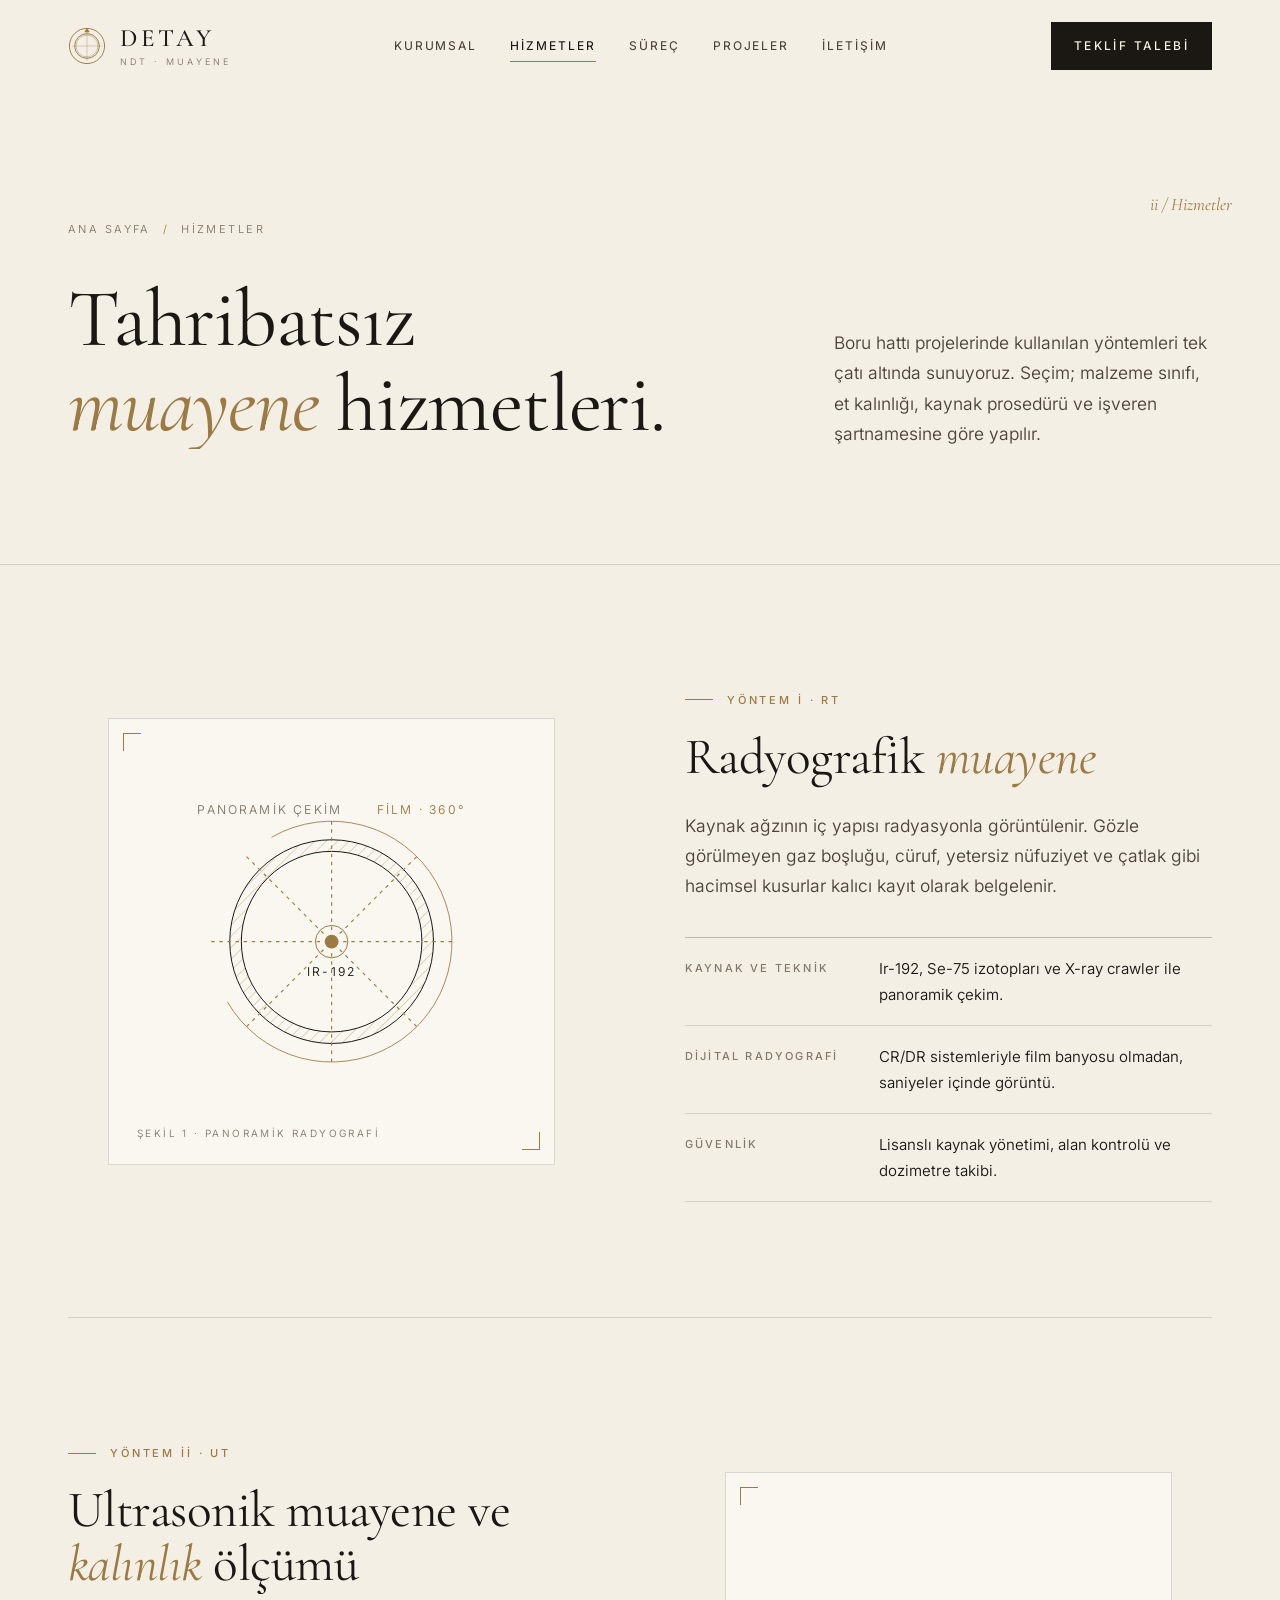
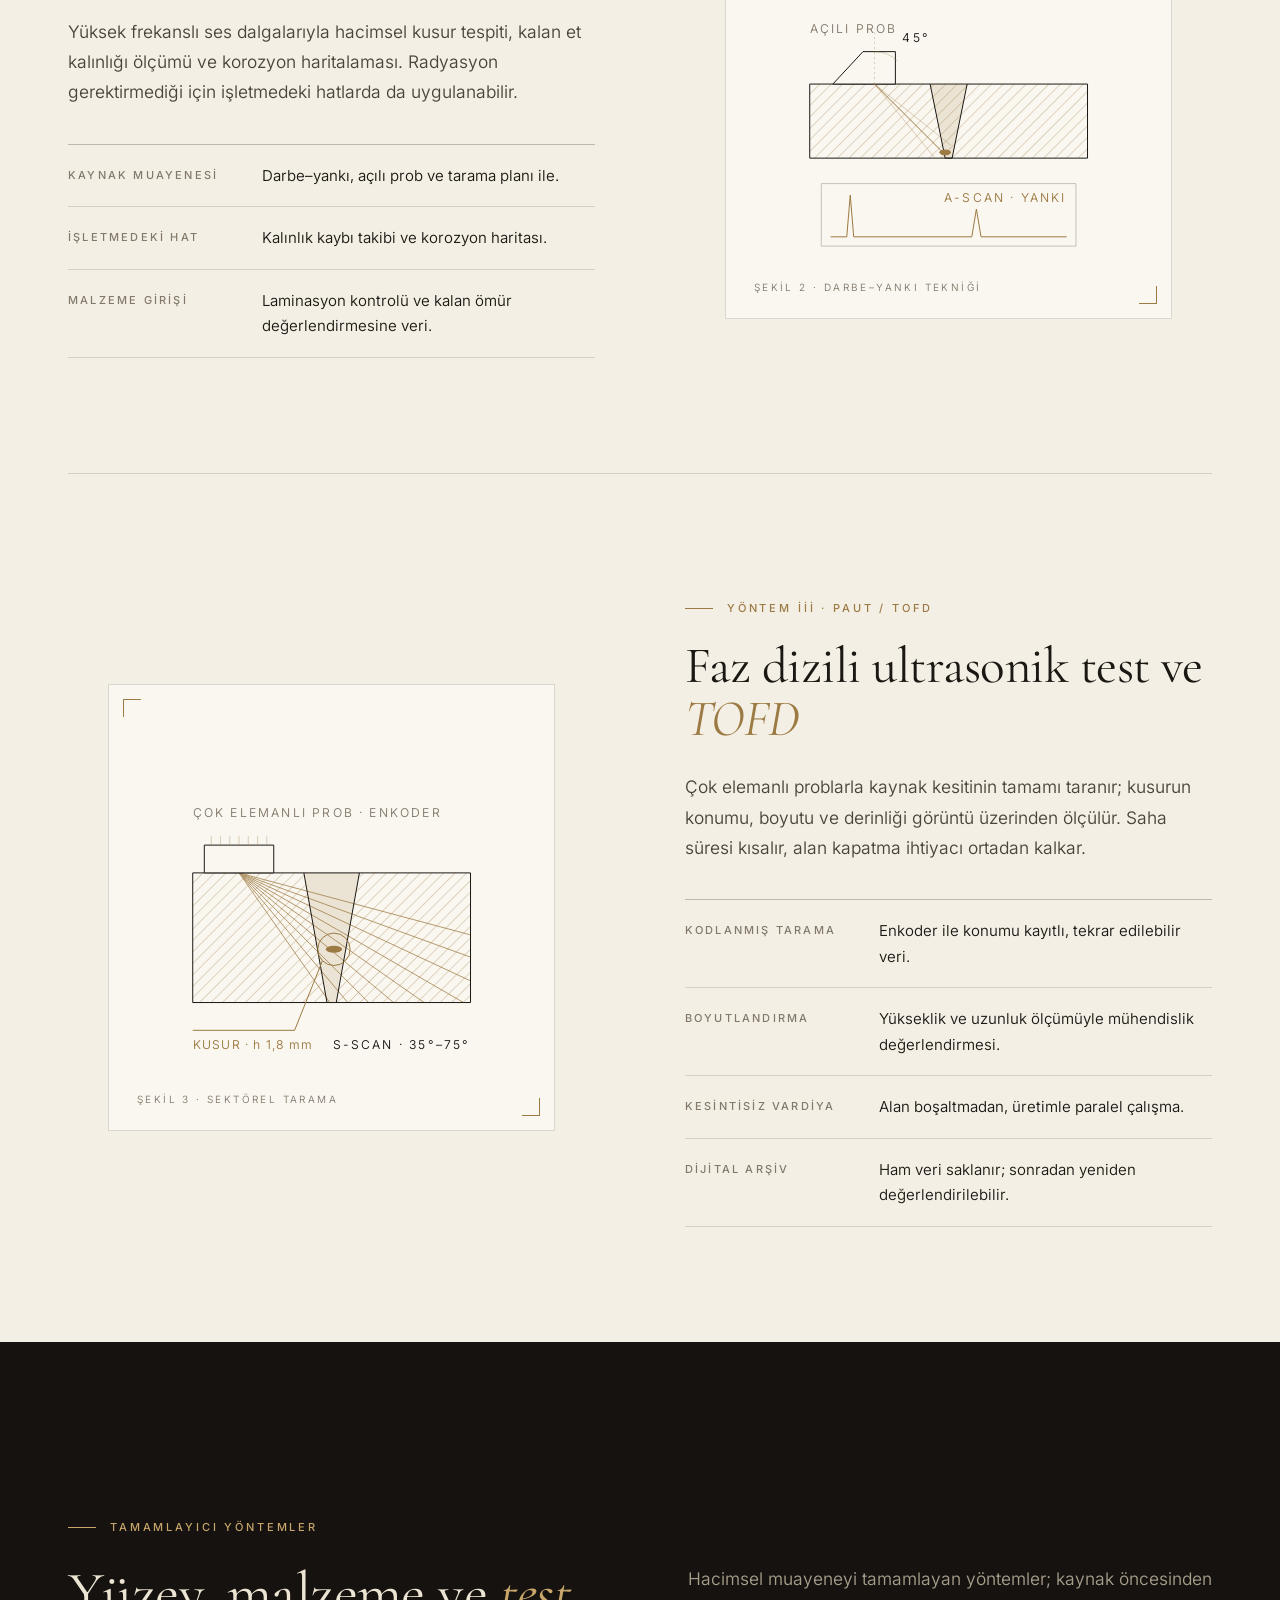
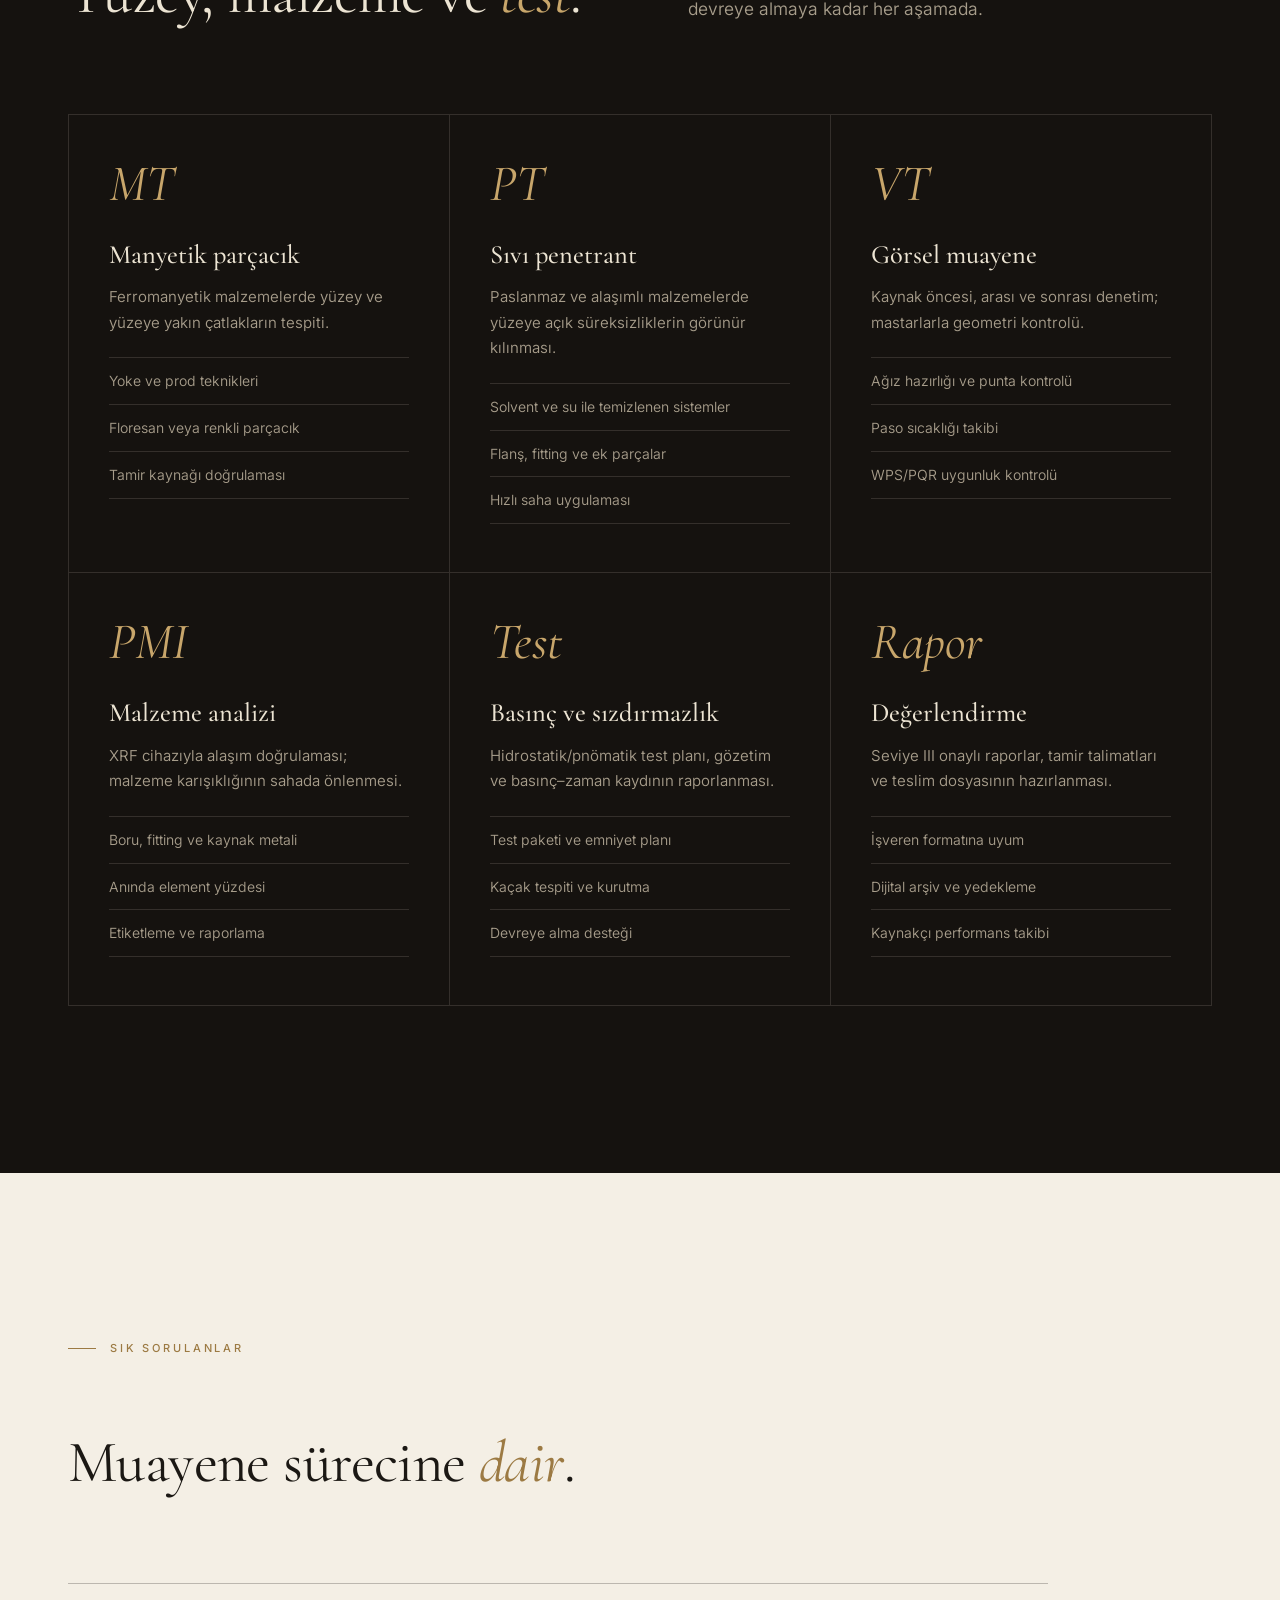
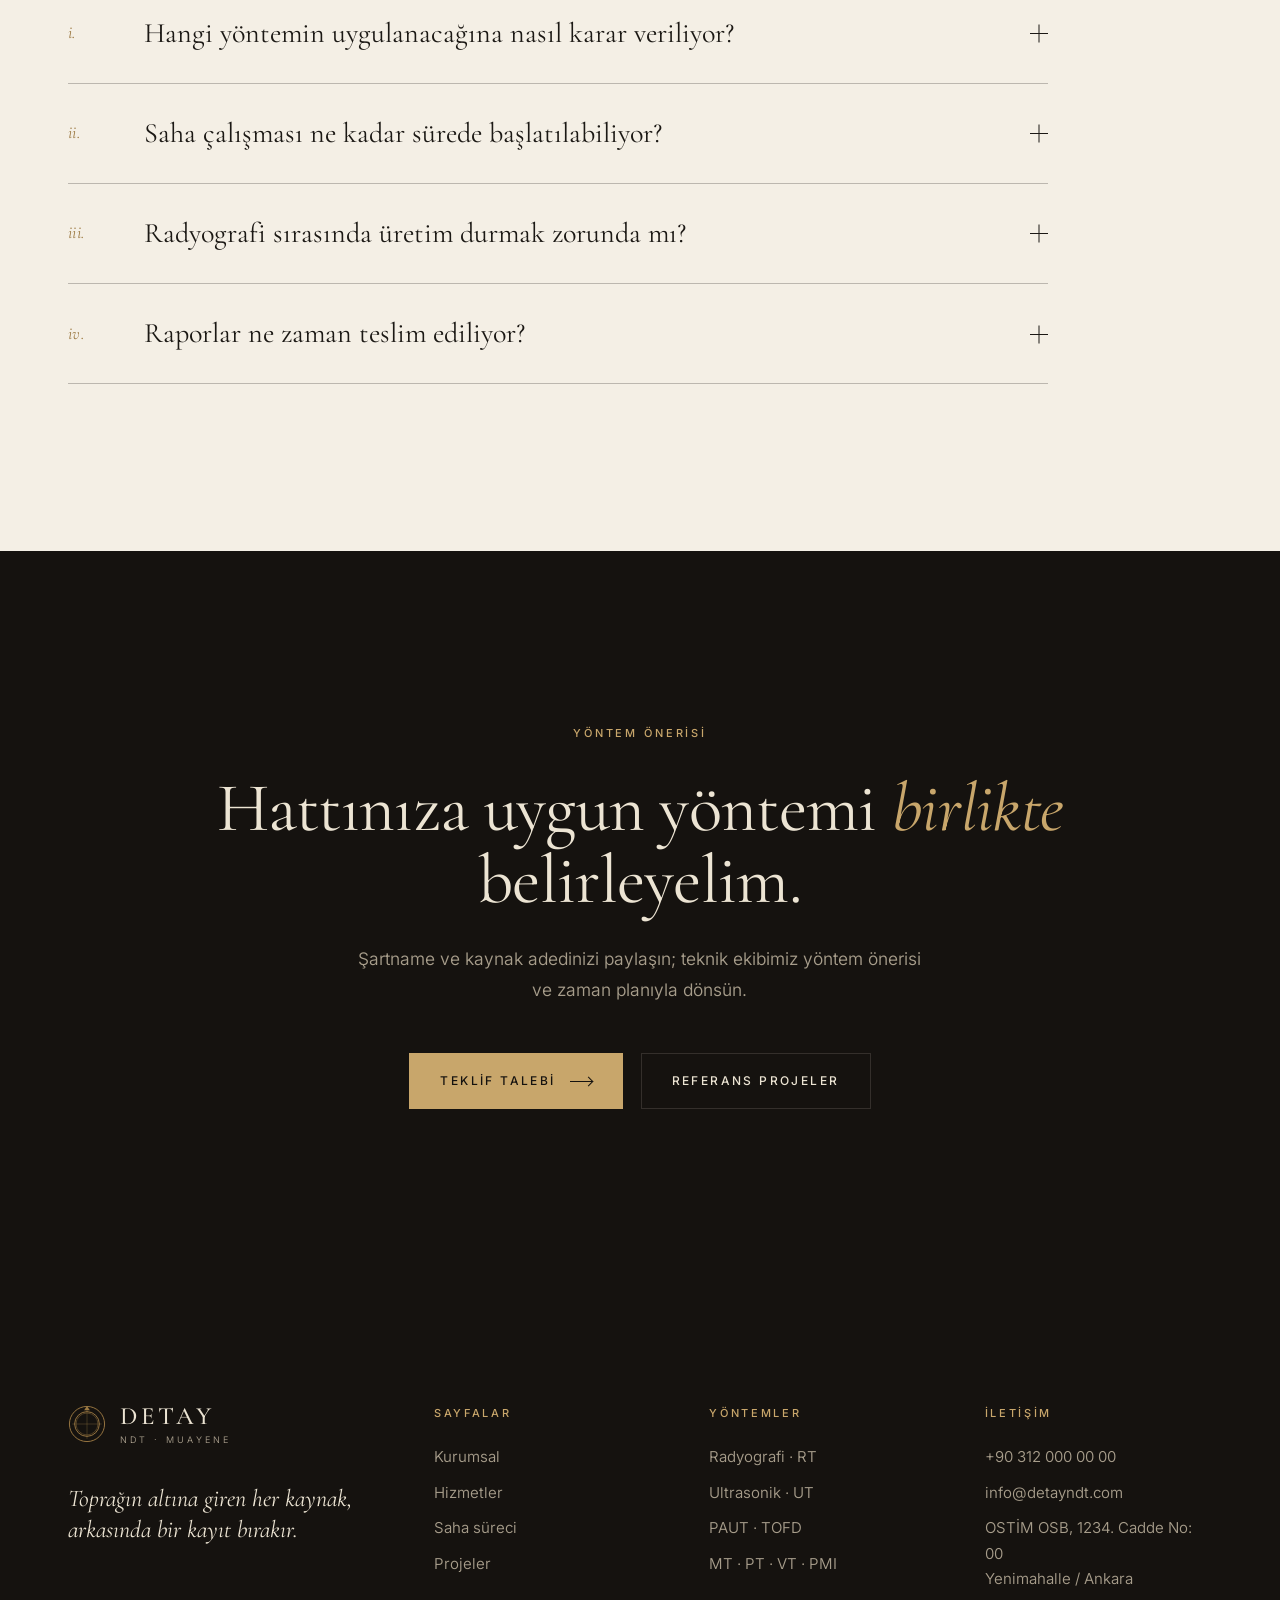
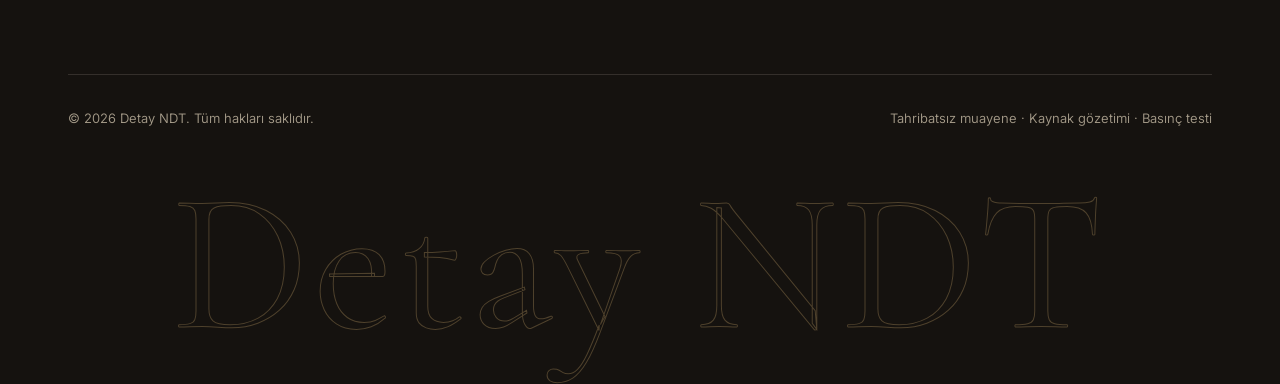
<file: hizmetler.html>
<!doctype html>
<html lang="tr" class="no-js">
<head>
<meta charset="utf-8">
<meta name="viewport" content="width=device-width, initial-scale=1">
<title>Hizmetler — Tahribatsız Muayene Yöntemleri | Detay NDT</title>
<meta name="description" content="Radyografik (RT), ultrasonik (UT), faz dizili (PAUT) ve TOFD muayene; manyetik parçacık, penetrant, görsel muayene, PMI ve basınç testi hizmetleri.">
<meta name="theme-color" content="#f4efe5">
<meta property="og:type" content="website">
<meta property="og:locale" content="tr_TR">
<meta property="og:site_name" content="Detay NDT">
<meta property="og:title" content="Hizmetler — Tahribatsız Muayene Yöntemleri | Detay NDT">
<meta property="og:description" content="Radyografik (RT), ultrasonik (UT), faz dizili (PAUT) ve TOFD muayene; manyetik parçacık, penetrant, görsel muayene, PMI ve basınç testi hizmetleri.">
<link rel="icon" href="assets/img/favicon.svg" type="image/svg+xml">
<link rel="stylesheet" href="assets/css/fonts.css">
<link rel="stylesheet" href="assets/css/style.css">
</head>
<body>
<a class="skip" href="#main">İçeriğe geç</a>

<header class="header">
  <div class="wrap header__inner">
    <a class="brand" href="index.html" aria-label="Detay NDT — Ana sayfa">
      <svg class="brand__mark" viewBox="0 0 40 40" aria-hidden="true"><g fill="none" stroke="currentColor"><circle cx="20" cy="20" r="18.5"/><circle cx="20" cy="20" r="13"/><circle cx="20" cy="20" r="11.5" opacity=".45"/><path d="M20 4.5v31M4.5 20h31" opacity=".35"/></g><path d="M20 1l3 4.5h-6z" fill="currentColor"/></svg>
      <span class="brand__text"><span class="brand__name">DETAY</span><span class="brand__sub">NDT · Muayene</span></span>
    </a>
    <nav class="nav" aria-label="Ana menü">
          <a class="nav__link" href="kurumsal.html">Kurumsal</a>
          <a class="nav__link is-active" href="hizmetler.html" aria-current="page">Hizmetler</a>
          <a class="nav__link" href="surec.html">Süreç</a>
          <a class="nav__link" href="projeler.html">Projeler</a>
          <a class="nav__link" href="iletisim.html">İletişim</a>
    </nav>
    <a class="btn header__cta" href="iletisim.html">Teklif talebi</a>
    <button class="burger" type="button" aria-label="Menüyü aç" aria-expanded="false" aria-controls="drawer"><span></span><span></span></button>
  </div>
</header>

<div class="drawer" id="drawer" aria-hidden="true">
  <nav class="drawer__links" aria-label="Mobil menü">
      <a href="index.html"><span>I</span>Ana Sayfa</a>
      <a href="kurumsal.html"><span>II</span>Kurumsal</a>
      <a href="hizmetler.html" class="is-active" aria-current="page"><span>III</span>Hizmetler</a>
      <a href="surec.html"><span>IV</span>Süreç</a>
      <a href="projeler.html"><span>V</span>Projeler</a>
      <a href="iletisim.html"><span>VI</span>İletişim</a>
  </nav>
  <div class="drawer__foot">
    <a href="tel:+903120000000">+90 312 000 00 00</a>
    <a href="mailto:info@detayndt.com">info@detayndt.com</a>
    <span>OSTİM OSB · Ankara</span>
  </div>
</div>

<main id="main">
<svg width="0" height="0" style="position:absolute" aria-hidden="true">
  <defs>
    <pattern id="hatch" width="7" height="7" patternUnits="userSpaceOnUse" patternTransform="rotate(45)">
      <line x1="0" y1="0" x2="0" y2="7" stroke="#9c7a43" stroke-width="1" opacity=".5"/>
    </pattern>
    <clipPath id="plateClip"><rect x="30" y="120" width="240" height="112"/></clipPath>
  </defs>
</svg>

<section class="page-hero">
  <span class="page-hero__index">ii / Hizmetler</span>
  <div class="wrap">
    <nav class="crumbs" aria-label="Konum"><a href="index.html">Ana sayfa</a><span aria-hidden="true">/</span><span>Hizmetler</span></nav>
    <div class="page-hero__grid">
      <h1 class="display">
        <span class="line-mask"><span>Tahribatsız</span></span>
        <span class="line-mask"><span><em>muayene</em> hizmetleri.</span></span>
      </h1>
      <p class="lead reveal" data-delay="1">Boru hattı projelerinde kullanılan yöntemleri tek çatı altında sunuyoruz. Seçim; malzeme sınıfı, et kalınlığı, kaynak prosedürü ve işveren şartnamesine göre yapılır.</p>
    </div>
  </div>
</section>

<section class="wrap">
  <article class="chapter" id="rt">
    <figure class="chapter__art reveal">
      <svg viewBox="0 0 300 300" aria-hidden="true">
        <path d="M62 150a88 88 0 1 0 176 0a88 88 0 1 0 -176 0ZM72 150a78 78 0 1 0 156 0a78 78 0 1 0 -156 0Z" fill="url(#hatch)" fill-rule="evenodd"/>
        <circle cx="150" cy="150" r="88" class="plate-ink"/>
        <circle cx="150" cy="150" r="78" class="plate-ink"/>
        <g class="plate-line" stroke-dasharray="3 4">
          <path d="M150 140V44M150 160V256M140 150H44M160 150H256M143 143L75 75M157 157L225 225M157 143L225 75M143 157L75 225"/>
        </g>
        <path d="M98 59.9A104 104 0 1 1 59.9 202" class="plate-line" stroke-width="4" opacity=".85"/>
        <circle cx="150" cy="150" r="6" fill="currentColor"/>
        <circle cx="150" cy="150" r="14" class="plate-line"/>
        <text x="150" y="180" text-anchor="middle" class="plate-text plate-text--ink">Ir-192</text>
        <text x="266" y="40" text-anchor="end" class="plate-text plate-text--gold">Film · 360°</text>
        <text x="34" y="40" class="plate-text">Panoramik çekim</text>
      </svg>
      <figcaption>Şekil 1 · Panoramik radyografi</figcaption>
    </figure>
    <div class="reveal" data-delay="1">
      <span class="eyebrow">Yöntem i · RT</span>
      <h2 class="h2">Radyografik <em>muayene</em></h2>
      <p class="lead">Kaynak ağzının iç yapısı radyasyonla görüntülenir. Gözle görülmeyen gaz boşluğu, cüruf, yetersiz nüfuziyet ve çatlak gibi hacimsel kusurlar kalıcı kayıt olarak belgelenir.</p>
      <ul class="specs">
        <li><b>Kaynak ve teknik</b><span>Ir-192, Se-75 izotopları ve X-ray crawler ile panoramik çekim.</span></li>
        <li><b>Dijital radyografi</b><span>CR/DR sistemleriyle film banyosu olmadan, saniyeler içinde görüntü.</span></li>
        <li><b>Güvenlik</b><span>Lisanslı kaynak yönetimi, alan kontrolü ve dozimetre takibi.</span></li>
      </ul>
    </div>
  </article>

  <article class="chapter chapter--flip" id="ut">
    <figure class="chapter__art reveal">
      <svg viewBox="0 0 300 300" aria-hidden="true">
        <rect x="30" y="140" width="240" height="64" fill="url(#hatch)"/>
        <rect x="30" y="140" width="240" height="64" class="plate-ink"/>
        <path d="M134 140L147 204H153L166 140Z" fill="currentColor" opacity=".16"/>
        <path d="M134 140L147 204H153L166 140" class="plate-ink"/>
        <path d="M50 140H104V112H76Z" style="fill:var(--cream)" class="plate-ink"/>
        <path d="M86 140L146 200" class="plate-line" stroke-width="2"/>
        <path d="M86 140L139 205M86 140L152 193" class="plate-fine"/>
        <ellipse cx="147" cy="199" rx="5" ry="2.5" fill="currentColor"/>
        <path d="M86 140v-48" class="plate-fine" stroke-dasharray="2 3"/>
        <path d="M86 112A28 28 0 0 1 105.8 120.2" class="plate-fine"/>
        <text x="110" y="104" class="plate-text plate-text--ink">45°</text>
        <text x="30" y="96" class="plate-text">Açılı prob</text>
        <rect x="40" y="226" width="220" height="54" class="plate-ink-fine"/>
        <path d="M48 272H62L65 236L68 272H170L174 248L178 272H252" class="plate-line"/>
        <text x="252" y="242" text-anchor="end" class="plate-text plate-text--gold">A-scan · yankı</text>
      </svg>
      <figcaption>Şekil 2 · Darbe–yankı tekniği</figcaption>
    </figure>
    <div class="reveal" data-delay="1">
      <span class="eyebrow">Yöntem ii · UT</span>
      <h2 class="h2">Ultrasonik muayene ve <em>kalınlık</em> ölçümü</h2>
      <p class="lead">Yüksek frekanslı ses dalgalarıyla hacimsel kusur tespiti, kalan et kalınlığı ölçümü ve korozyon haritalaması. Radyasyon gerektirmediği için işletmedeki hatlarda da uygulanabilir.</p>
      <ul class="specs">
        <li><b>Kaynak muayenesi</b><span>Darbe–yankı, açılı prob ve tarama planı ile.</span></li>
        <li><b>İşletmedeki hat</b><span>Kalınlık kaybı takibi ve korozyon haritası.</span></li>
        <li><b>Malzeme girişi</b><span>Laminasyon kontrolü ve kalan ömür değerlendirmesine veri.</span></li>
      </ul>
    </div>
  </article>

  <article class="chapter" id="paut">
    <figure class="chapter__art reveal">
      <svg viewBox="0 0 300 300" aria-hidden="true">
        <rect x="30" y="120" width="240" height="112" fill="url(#hatch)"/>
        <path d="M126 120L146 232H154L174 120Z" style="fill:var(--cream)"/>
        <path d="M126 120L146 232H154L174 120Z" fill="currentColor" opacity=".16"/>
        <g clip-path="url(#plateClip)"><path d="M70 120L242.1 365.7M70 120L262.8 349.8M70 120L282.1 332.1M70 120L299.8 312.8M70 120L315.7 292.1M70 120L329.8 270.0M70 120L341.9 246.8M70 120L351.9 222.6M70 120L359.8 197.6" class="plate-line" opacity=".75"/></g>
        <rect x="30" y="120" width="240" height="112" class="plate-ink"/>
        <path d="M126 120L146 232M154 232L174 120" class="plate-ink"/>
        <rect x="40" y="96" width="60" height="24" style="fill:var(--cream)" class="plate-ink"/>
        <path d="M46 96v-8M54 96v-8M62 96v-8M70 96v-8M78 96v-8M86 96v-8M94 96v-8" class="plate-fine"/>
        <ellipse cx="152" cy="186" rx="7" ry="3" fill="currentColor"/>
        <circle cx="152" cy="186" r="14" class="plate-line"/>
        <path d="M142 196L118 256H30" class="plate-line"/>
        <text x="30" y="272" class="plate-text plate-text--gold plate-text--case">KUSUR · h 1,8 mm</text>
        <text x="30" y="72" class="plate-text">Çok elemanlı prob · enkoder</text>
        <text x="270" y="272" text-anchor="end" class="plate-text plate-text--ink">S-scan · 35°–75°</text>
      </svg>
      <figcaption>Şekil 3 · Sektörel tarama</figcaption>
    </figure>
    <div class="reveal" data-delay="1">
      <span class="eyebrow">Yöntem iii · PAUT / TOFD</span>
      <h2 class="h2">Faz dizili ultrasonik test ve <em>TOFD</em></h2>
      <p class="lead">Çok elemanlı problarla kaynak kesitinin tamamı taranır; kusurun konumu, boyutu ve derinliği görüntü üzerinden ölçülür. Saha süresi kısalır, alan kapatma ihtiyacı ortadan kalkar.</p>
      <ul class="specs">
        <li><b>Kodlanmış tarama</b><span>Enkoder ile konumu kayıtlı, tekrar edilebilir veri.</span></li>
        <li><b>Boyutlandırma</b><span>Yükseklik ve uzunluk ölçümüyle mühendislik değerlendirmesi.</span></li>
        <li><b>Kesintisiz vardiya</b><span>Alan boşaltmadan, üretimle paralel çalışma.</span></li>
        <li><b>Dijital arşiv</b><span>Ham veri saklanır; sonradan yeniden değerlendirilebilir.</span></li>
      </ul>
    </div>
  </article>
</section>

<section class="section dark" id="tamamlayici">
  <div class="wrap">
    <div class="section__head">
      <div class="reveal">
        <span class="eyebrow">Tamamlayıcı yöntemler</span>
        <h2 class="h2">Yüzey, malzeme ve <em>test</em>.</h2>
      </div>
      <p class="lead reveal" data-delay="1">Hacimsel muayeneyi tamamlayan yöntemler; kaynak öncesinden devreye almaya kadar her aşamada.</p>
    </div>
    <div class="tiles">
      <div class="tile reveal"><div class="tile__code">MT</div><h3 class="h3">Manyetik parçacık</h3><p>Ferromanyetik malzemelerde yüzey ve yüzeye yakın çatlakların tespiti.</p><ul><li>Yoke ve prod teknikleri</li><li>Floresan veya renkli parçacık</li><li>Tamir kaynağı doğrulaması</li></ul></div>
      <div class="tile reveal" data-delay="1"><div class="tile__code">PT</div><h3 class="h3">Sıvı penetrant</h3><p>Paslanmaz ve alaşımlı malzemelerde yüzeye açık süreksizliklerin görünür kılınması.</p><ul><li>Solvent ve su ile temizlenen sistemler</li><li>Flanş, fitting ve ek parçalar</li><li>Hızlı saha uygulaması</li></ul></div>
      <div class="tile reveal" data-delay="2"><div class="tile__code">VT</div><h3 class="h3">Görsel muayene</h3><p>Kaynak öncesi, arası ve sonrası denetim; mastarlarla geometri kontrolü.</p><ul><li>Ağız hazırlığı ve punta kontrolü</li><li>Paso sıcaklığı takibi</li><li>WPS/PQR uygunluk kontrolü</li></ul></div>
      <div class="tile reveal"><div class="tile__code">PMI</div><h3 class="h3">Malzeme analizi</h3><p>XRF cihazıyla alaşım doğrulaması; malzeme karışıklığının sahada önlenmesi.</p><ul><li>Boru, fitting ve kaynak metali</li><li>Anında element yüzdesi</li><li>Etiketleme ve raporlama</li></ul></div>
      <div class="tile reveal" data-delay="1"><div class="tile__code">Test</div><h3 class="h3">Basınç ve sızdırmazlık</h3><p>Hidrostatik/pnömatik test planı, gözetim ve basınç–zaman kaydının raporlanması.</p><ul><li>Test paketi ve emniyet planı</li><li>Kaçak tespiti ve kurutma</li><li>Devreye alma desteği</li></ul></div>
      <div class="tile reveal" data-delay="2"><div class="tile__code">Rapor</div><h3 class="h3">Değerlendirme</h3><p>Seviye III onaylı raporlar, tamir talimatları ve teslim dosyasının hazırlanması.</p><ul><li>İşveren formatına uyum</li><li>Dijital arşiv ve yedekleme</li><li>Kaynakçı performans takibi</li></ul></div>
    </div>
  </div>
</section>

<section class="section">
  <div class="wrap">
    <div class="section__head section__head--stack reveal">
      <span class="eyebrow">Sık sorulanlar</span>
      <h2 class="h2">Muayene sürecine <em>dair</em>.</h2>
    </div>
    <div class="faq reveal">
      <details>
        <summary><span class="numeral">i.</span>Hangi yöntemin uygulanacağına nasıl karar veriliyor?<i aria-hidden="true"></i></summary>
        <div>Malzeme sınıfı, et kalınlığı, kaynak prosedürü ve işveren şartnamesi birlikte değerlendirilir. İnce cidarlı hatlarda radyografi öne çıkarken, kalın cidar ve dar ağızlı kaynaklarda faz dizili UT daha doğru sonuç verir. Gerekli görüldüğünde iki yöntem birlikte uygulanır.</div>
      </details>
      <details>
        <summary><span class="numeral">ii.</span>Saha çalışması ne kadar sürede başlatılabiliyor?<i aria-hidden="true"></i></summary>
        <div>Mobil ekiplerimiz, izin ve emniyet şartları tamamlandığında talebi takip eden 24 saat içinde sahaya çıkabilecek şekilde planlanır. Uzun süreli projelerde ekip sahada konuşlandırılır.</div>
      </details>
      <details>
        <summary><span class="numeral">iii.</span>Radyografi sırasında üretim durmak zorunda mı?<i aria-hidden="true"></i></summary>
        <div>Radyasyon güvenliği gereği çekim alanı geçici olarak boşaltılır. Üretimin kesintisiz sürmesi gereken durumlarda faz dizili UT veya TOFD önerilir; bu yöntemlerde alan kapatma ihtiyacı yoktur.</div>
      </details>
      <details>
        <summary><span class="numeral">iv.</span>Raporlar ne zaman teslim ediliyor?<i aria-hidden="true"></i></summary>
        <div>Ön sonuçlar aynı gün dijital olarak paylaşılır. Onaylı nihai raporlar, değerlendirme tamamlandıktan sonra işveren formatında ve dijital arşiv bağlantısıyla teslim edilir.</div>
      </details>
    </div>
  </div>
</section>

<section class="section dark cta">
  <div class="wrap">
    <span class="eyebrow eyebrow--plain reveal">Yöntem önerisi</span>
    <h2 class="h2 reveal">Hattınıza uygun yöntemi <em>birlikte</em> belirleyelim.</h2>
    <p class="lead reveal" data-delay="1">Şartname ve kaynak adedinizi paylaşın; teknik ekibimiz yöntem önerisi ve zaman planıyla dönsün.</p>
    <div class="cta__actions reveal" data-delay="2">
      <a class="btn btn--light" href="iletisim.html">Teklif talebi <span class="arrow"></span></a>
      <a class="btn btn--outline-light" href="projeler.html">Referans projeler</a>
    </div>
  </div>
</section>
</main>

<footer class="footer">
  <div class="wrap">
    <div class="footer__top">
      <div>
        <a class="brand" href="index.html" aria-label="Detay NDT — Ana sayfa">
          <svg class="brand__mark" viewBox="0 0 40 40" aria-hidden="true"><g fill="none" stroke="currentColor"><circle cx="20" cy="20" r="18.5"/><circle cx="20" cy="20" r="13"/><circle cx="20" cy="20" r="11.5" opacity=".45"/><path d="M20 4.5v31M4.5 20h31" opacity=".35"/></g><path d="M20 1l3 4.5h-6z" fill="currentColor"/></svg>
          <span class="brand__text"><span class="brand__name">DETAY</span><span class="brand__sub">NDT · Muayene</span></span>
        </a>
        <p class="footer__claim">Toprağın altına giren her kaynak, arkasında bir kayıt bırakır.</p>
      </div>
      <div>
        <h4>Sayfalar</h4>
        <ul>
          <li><a href="kurumsal.html">Kurumsal</a></li>
          <li><a href="hizmetler.html">Hizmetler</a></li>
          <li><a href="surec.html">Saha süreci</a></li>
          <li><a href="projeler.html">Projeler</a></li>
        </ul>
      </div>
      <div>
        <h4>Yöntemler</h4>
        <ul>
          <li><a href="hizmetler.html#rt">Radyografi · RT</a></li>
          <li><a href="hizmetler.html#ut">Ultrasonik · UT</a></li>
          <li><a href="hizmetler.html#paut">PAUT · TOFD</a></li>
          <li><a href="hizmetler.html#tamamlayici">MT · PT · VT · PMI</a></li>
        </ul>
      </div>
      <div>
        <h4>İletişim</h4>
        <ul>
          <li><a href="tel:+903120000000">+90 312 000 00 00</a></li>
          <li><a href="mailto:info@detayndt.com">info@detayndt.com</a></li>
          <li>OSTİM OSB, 1234. Cadde No: 00<br>Yenimahalle / Ankara</li>
        </ul>
      </div>
    </div>
    <div class="footer__bottom">
      <span>© <span data-year>2026</span> Detay NDT. Tüm hakları saklıdır.</span>
      <span>Tahribatsız muayene · Kaynak gözetimi · Basınç testi</span>
    </div>
    <div class="footer__word" aria-hidden="true">Detay NDT</div>
  </div>
</footer>

<script src="assets/js/main.js" defer></script>
</body>
</html>
</file>
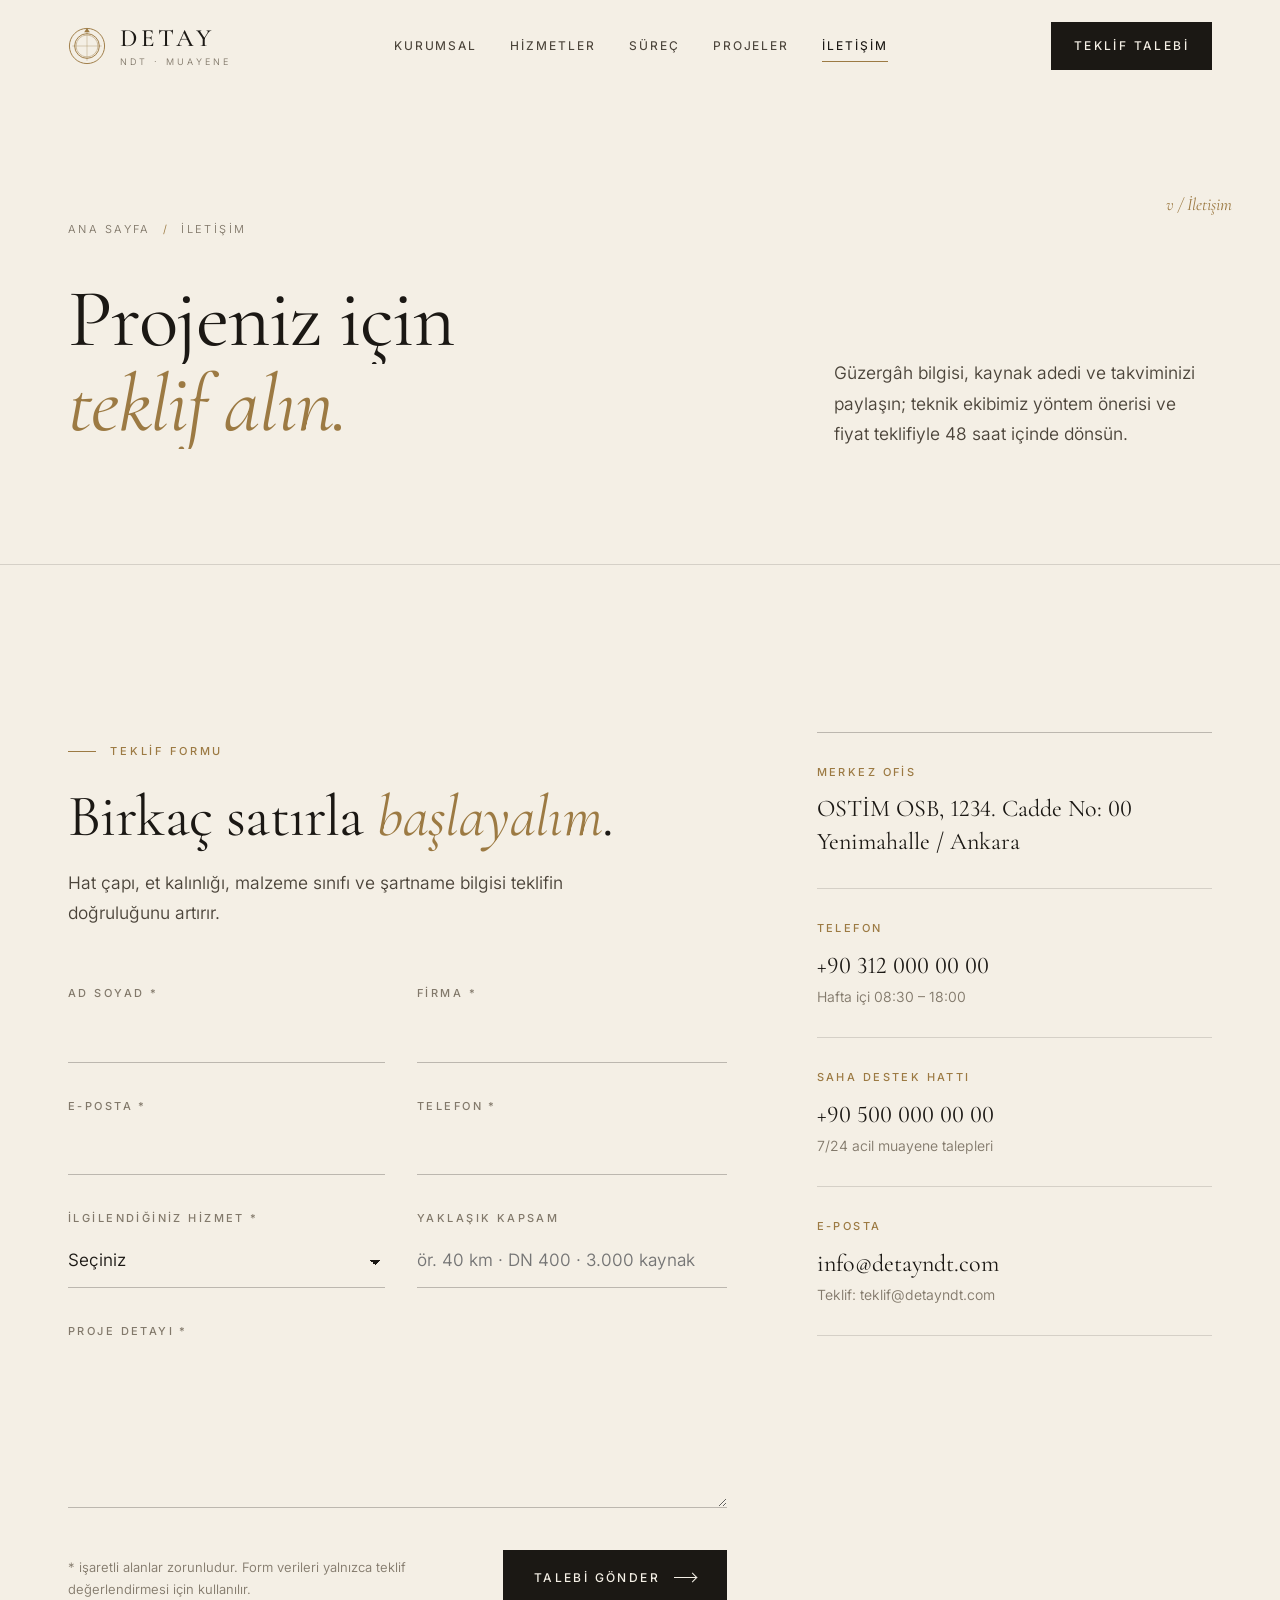
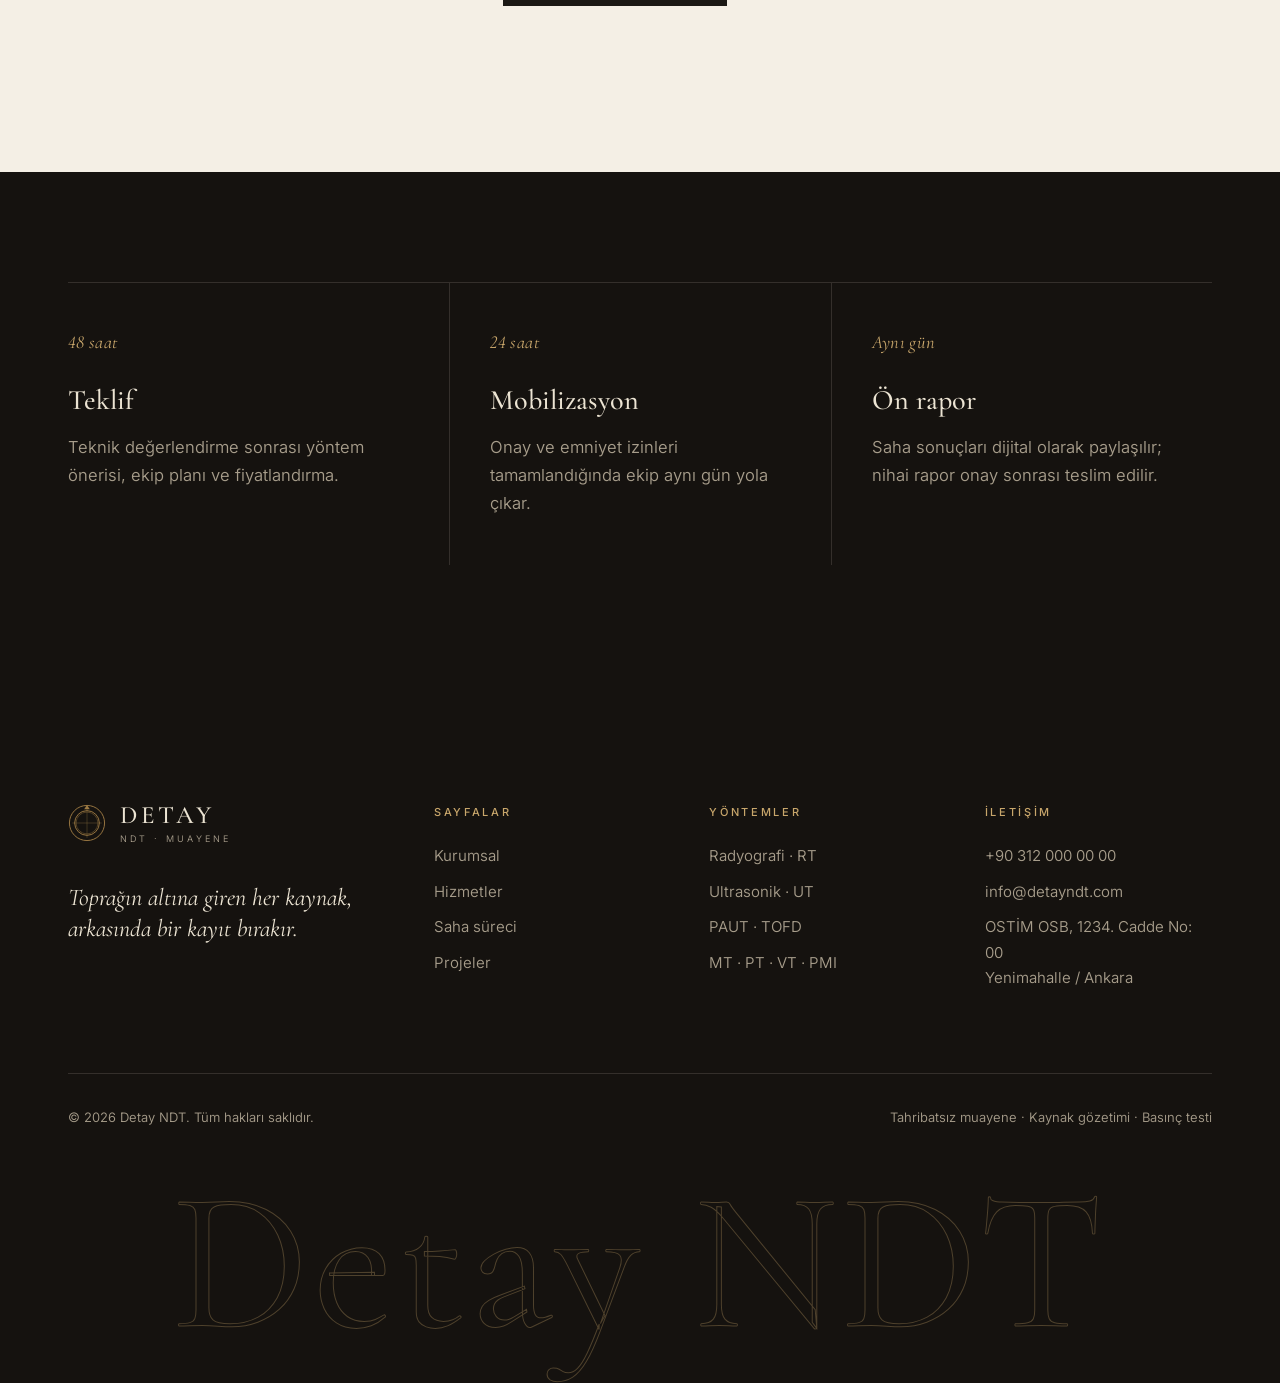
<file: iletisim.html>
<!doctype html>
<html lang="tr" class="no-js">
<head>
<meta charset="utf-8">
<meta name="viewport" content="width=device-width, initial-scale=1">
<title>İletişim ve Teklif Talebi | Detay NDT</title>
<meta name="description" content="Güzergâh bilgisi, kaynak adedi ve takviminizi paylaşın; teknik ekibimiz yöntem önerisi ve fiyat teklifiyle 48 saat içinde dönüş yapsın.">
<meta name="theme-color" content="#f4efe5">
<meta property="og:type" content="website">
<meta property="og:locale" content="tr_TR">
<meta property="og:site_name" content="Detay NDT">
<meta property="og:title" content="İletişim ve Teklif Talebi | Detay NDT">
<meta property="og:description" content="Güzergâh bilgisi, kaynak adedi ve takviminizi paylaşın; teknik ekibimiz yöntem önerisi ve fiyat teklifiyle 48 saat içinde dönüş yapsın.">
<link rel="icon" href="assets/img/favicon.svg" type="image/svg+xml">
<link rel="stylesheet" href="assets/css/fonts.css">
<link rel="stylesheet" href="assets/css/style.css">
</head>
<body>
<a class="skip" href="#main">İçeriğe geç</a>

<header class="header">
  <div class="wrap header__inner">
    <a class="brand" href="index.html" aria-label="Detay NDT — Ana sayfa">
      <svg class="brand__mark" viewBox="0 0 40 40" aria-hidden="true"><g fill="none" stroke="currentColor"><circle cx="20" cy="20" r="18.5"/><circle cx="20" cy="20" r="13"/><circle cx="20" cy="20" r="11.5" opacity=".45"/><path d="M20 4.5v31M4.5 20h31" opacity=".35"/></g><path d="M20 1l3 4.5h-6z" fill="currentColor"/></svg>
      <span class="brand__text"><span class="brand__name">DETAY</span><span class="brand__sub">NDT · Muayene</span></span>
    </a>
    <nav class="nav" aria-label="Ana menü">
          <a class="nav__link" href="kurumsal.html">Kurumsal</a>
          <a class="nav__link" href="hizmetler.html">Hizmetler</a>
          <a class="nav__link" href="surec.html">Süreç</a>
          <a class="nav__link" href="projeler.html">Projeler</a>
          <a class="nav__link is-active" href="iletisim.html" aria-current="page">İletişim</a>
    </nav>
    <a class="btn header__cta" href="iletisim.html">Teklif talebi</a>
    <button class="burger" type="button" aria-label="Menüyü aç" aria-expanded="false" aria-controls="drawer"><span></span><span></span></button>
  </div>
</header>

<div class="drawer" id="drawer" aria-hidden="true">
  <nav class="drawer__links" aria-label="Mobil menü">
      <a href="index.html"><span>I</span>Ana Sayfa</a>
      <a href="kurumsal.html"><span>II</span>Kurumsal</a>
      <a href="hizmetler.html"><span>III</span>Hizmetler</a>
      <a href="surec.html"><span>IV</span>Süreç</a>
      <a href="projeler.html"><span>V</span>Projeler</a>
      <a href="iletisim.html" class="is-active" aria-current="page"><span>VI</span>İletişim</a>
  </nav>
  <div class="drawer__foot">
    <a href="tel:+903120000000">+90 312 000 00 00</a>
    <a href="mailto:info@detayndt.com">info@detayndt.com</a>
    <span>OSTİM OSB · Ankara</span>
  </div>
</div>

<main id="main">
<section class="page-hero">
  <span class="page-hero__index">v / İletişim</span>
  <div class="wrap">
    <nav class="crumbs" aria-label="Konum"><a href="index.html">Ana sayfa</a><span aria-hidden="true">/</span><span>İletişim</span></nav>
    <div class="page-hero__grid">
      <h1 class="display">
        <span class="line-mask"><span>Projeniz için</span></span>
        <span class="line-mask"><span><em>teklif alın.</em></span></span>
      </h1>
      <p class="lead reveal" data-delay="1">Güzergâh bilgisi, kaynak adedi ve takviminizi paylaşın; teknik ekibimiz yöntem önerisi ve fiyat teklifiyle 48 saat içinde dönsün.</p>
    </div>
  </div>
</section>

<section class="section">
  <div class="wrap contact">
    <div class="reveal">
      <span class="eyebrow">Teklif formu</span>
      <h2 class="h2" style="margin:26px 0 20px">Birkaç satırla <em>başlayalım</em>.</h2>
      <p class="lead" style="margin-bottom:56px">Hat çapı, et kalınlığı, malzeme sınıfı ve şartname bilgisi teklifin doğruluğunu artırır.</p>

      <form class="form" id="quoteForm" novalidate>
        <div class="field">
          <label for="f-name">Ad soyad *</label>
          <input id="f-name" name="name" type="text" autocomplete="name" required aria-describedby="e-name">
          <span class="field__err" id="e-name" role="alert"></span>
        </div>
        <div class="field">
          <label for="f-company">Firma *</label>
          <input id="f-company" name="company" type="text" autocomplete="organization" required aria-describedby="e-company">
          <span class="field__err" id="e-company" role="alert"></span>
        </div>
        <div class="field">
          <label for="f-email">E-posta *</label>
          <input id="f-email" name="email" type="email" autocomplete="email" required aria-describedby="e-email">
          <span class="field__err" id="e-email" role="alert"></span>
        </div>
        <div class="field">
          <label for="f-phone">Telefon *</label>
          <input id="f-phone" name="phone" type="tel" autocomplete="tel" required aria-describedby="e-phone">
          <span class="field__err" id="e-phone" role="alert"></span>
        </div>
        <div class="field">
          <label for="f-service">İlgilendiğiniz hizmet *</label>
          <select id="f-service" name="service" required aria-describedby="e-service">
            <option value="">Seçiniz</option>
            <option>Radyografik muayene (RT)</option>
            <option>Ultrasonik muayene (UT)</option>
            <option>Faz dizili UT / TOFD</option>
            <option>Manyetik parçacık / Penetrant</option>
            <option>Görsel muayene ve kaynak gözetimi</option>
            <option>Basınç ve sızdırmazlık testi</option>
            <option>Birden fazla / emin değilim</option>
          </select>
          <span class="field__err" id="e-service" role="alert"></span>
        </div>
        <div class="field">
          <label for="f-scope">Yaklaşık kapsam</label>
          <input id="f-scope" name="scope" type="text" placeholder="ör. 40 km · DN 400 · 3.000 kaynak">
        </div>
        <div class="field field--full">
          <label for="f-message">Proje detayı *</label>
          <textarea id="f-message" name="message" rows="5" required aria-describedby="e-message"></textarea>
          <span class="field__err" id="e-message" role="alert"></span>
        </div>
        <div class="form__ok" id="formOk" tabindex="-1" role="status">Talebiniz alındı. Teknik ekibimiz en geç 48 saat içinde dönüş yapacak.</div>
        <div class="form__foot">
          <p class="form__note">* işaretli alanlar zorunludur. Form verileri yalnızca teklif değerlendirmesi için kullanılır.</p>
          <button class="btn" type="submit">Talebi gönder <span class="arrow"></span></button>
        </div>
      </form>
    </div>

    <aside class="reveal" data-delay="1">
      <div class="address">
        <div><h3>Merkez ofis</h3><p>OSTİM OSB, 1234. Cadde No: 00<br>Yenimahalle / Ankara</p></div>
        <div><h3>Telefon</h3><p><a href="tel:+903120000000">+90 312 000 00 00</a></p><p class="small">Hafta içi 08:30 – 18:00</p></div>
        <div><h3>Saha destek hattı</h3><p><a href="tel:+905000000000">+90 500 000 00 00</a></p><p class="small">7/24 acil muayene talepleri</p></div>
        <div><h3>E-posta</h3><p><a href="mailto:info@detayndt.com">info@detayndt.com</a></p><p class="small">Teklif: <a href="mailto:teklif@detayndt.com">teklif@detayndt.com</a></p></div>
      </div>
    </aside>
  </div>
</section>

<section class="section dark section--tight">
  <div class="wrap">
    <div class="grid-3">
      <div class="feature reveal"><span class="numeral">48 saat</span><h3 class="h3">Teklif</h3><p>Teknik değerlendirme sonrası yöntem önerisi, ekip planı ve fiyatlandırma.</p></div>
      <div class="feature reveal" data-delay="1"><span class="numeral">24 saat</span><h3 class="h3">Mobilizasyon</h3><p>Onay ve emniyet izinleri tamamlandığında ekip aynı gün yola çıkar.</p></div>
      <div class="feature reveal" data-delay="2"><span class="numeral">Aynı gün</span><h3 class="h3">Ön rapor</h3><p>Saha sonuçları dijital olarak paylaşılır; nihai rapor onay sonrası teslim edilir.</p></div>
    </div>
  </div>
</section>
</main>

<footer class="footer">
  <div class="wrap">
    <div class="footer__top">
      <div>
        <a class="brand" href="index.html" aria-label="Detay NDT — Ana sayfa">
          <svg class="brand__mark" viewBox="0 0 40 40" aria-hidden="true"><g fill="none" stroke="currentColor"><circle cx="20" cy="20" r="18.5"/><circle cx="20" cy="20" r="13"/><circle cx="20" cy="20" r="11.5" opacity=".45"/><path d="M20 4.5v31M4.5 20h31" opacity=".35"/></g><path d="M20 1l3 4.5h-6z" fill="currentColor"/></svg>
          <span class="brand__text"><span class="brand__name">DETAY</span><span class="brand__sub">NDT · Muayene</span></span>
        </a>
        <p class="footer__claim">Toprağın altına giren her kaynak, arkasında bir kayıt bırakır.</p>
      </div>
      <div>
        <h4>Sayfalar</h4>
        <ul>
          <li><a href="kurumsal.html">Kurumsal</a></li>
          <li><a href="hizmetler.html">Hizmetler</a></li>
          <li><a href="surec.html">Saha süreci</a></li>
          <li><a href="projeler.html">Projeler</a></li>
        </ul>
      </div>
      <div>
        <h4>Yöntemler</h4>
        <ul>
          <li><a href="hizmetler.html#rt">Radyografi · RT</a></li>
          <li><a href="hizmetler.html#ut">Ultrasonik · UT</a></li>
          <li><a href="hizmetler.html#paut">PAUT · TOFD</a></li>
          <li><a href="hizmetler.html#tamamlayici">MT · PT · VT · PMI</a></li>
        </ul>
      </div>
      <div>
        <h4>İletişim</h4>
        <ul>
          <li><a href="tel:+903120000000">+90 312 000 00 00</a></li>
          <li><a href="mailto:info@detayndt.com">info@detayndt.com</a></li>
          <li>OSTİM OSB, 1234. Cadde No: 00<br>Yenimahalle / Ankara</li>
        </ul>
      </div>
    </div>
    <div class="footer__bottom">
      <span>© <span data-year>2026</span> Detay NDT. Tüm hakları saklıdır.</span>
      <span>Tahribatsız muayene · Kaynak gözetimi · Basınç testi</span>
    </div>
    <div class="footer__word" aria-hidden="true">Detay NDT</div>
  </div>
</footer>

<script src="assets/js/main.js" defer></script>
</body>
</html>
</file>
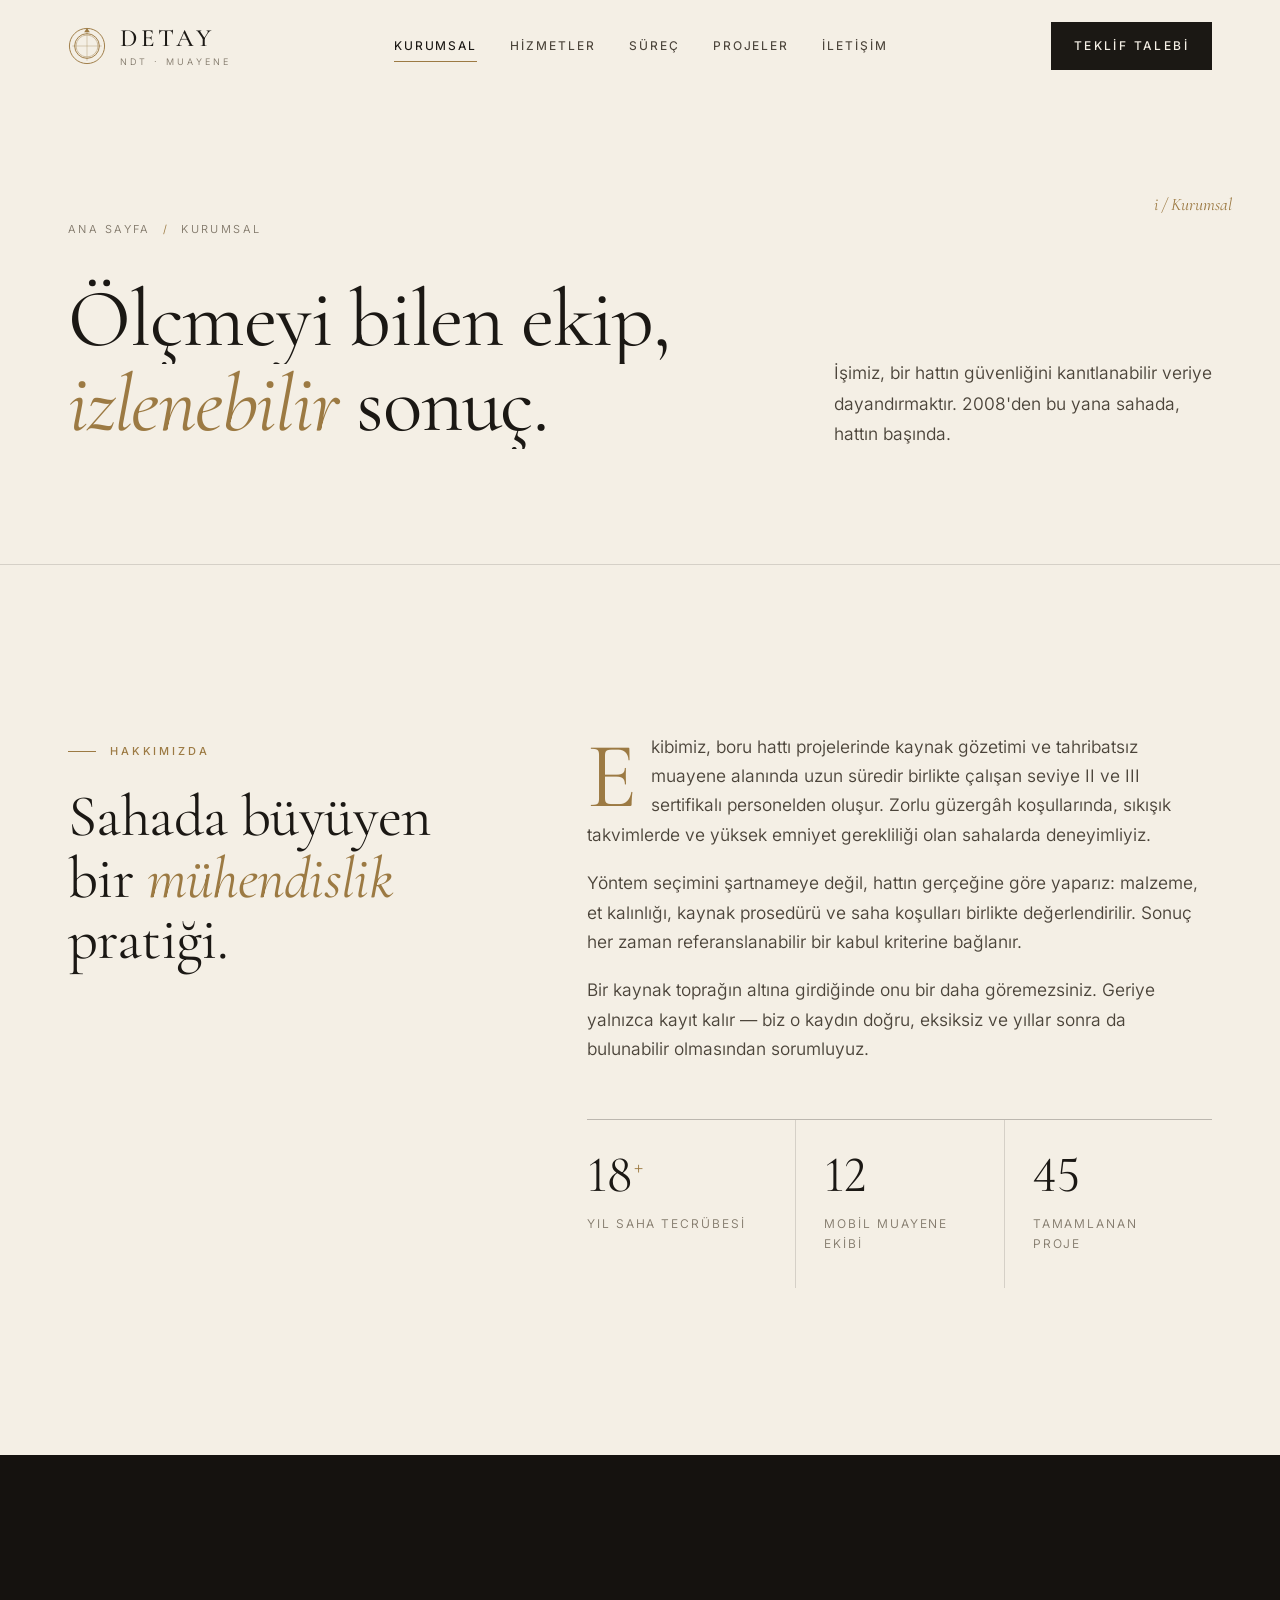
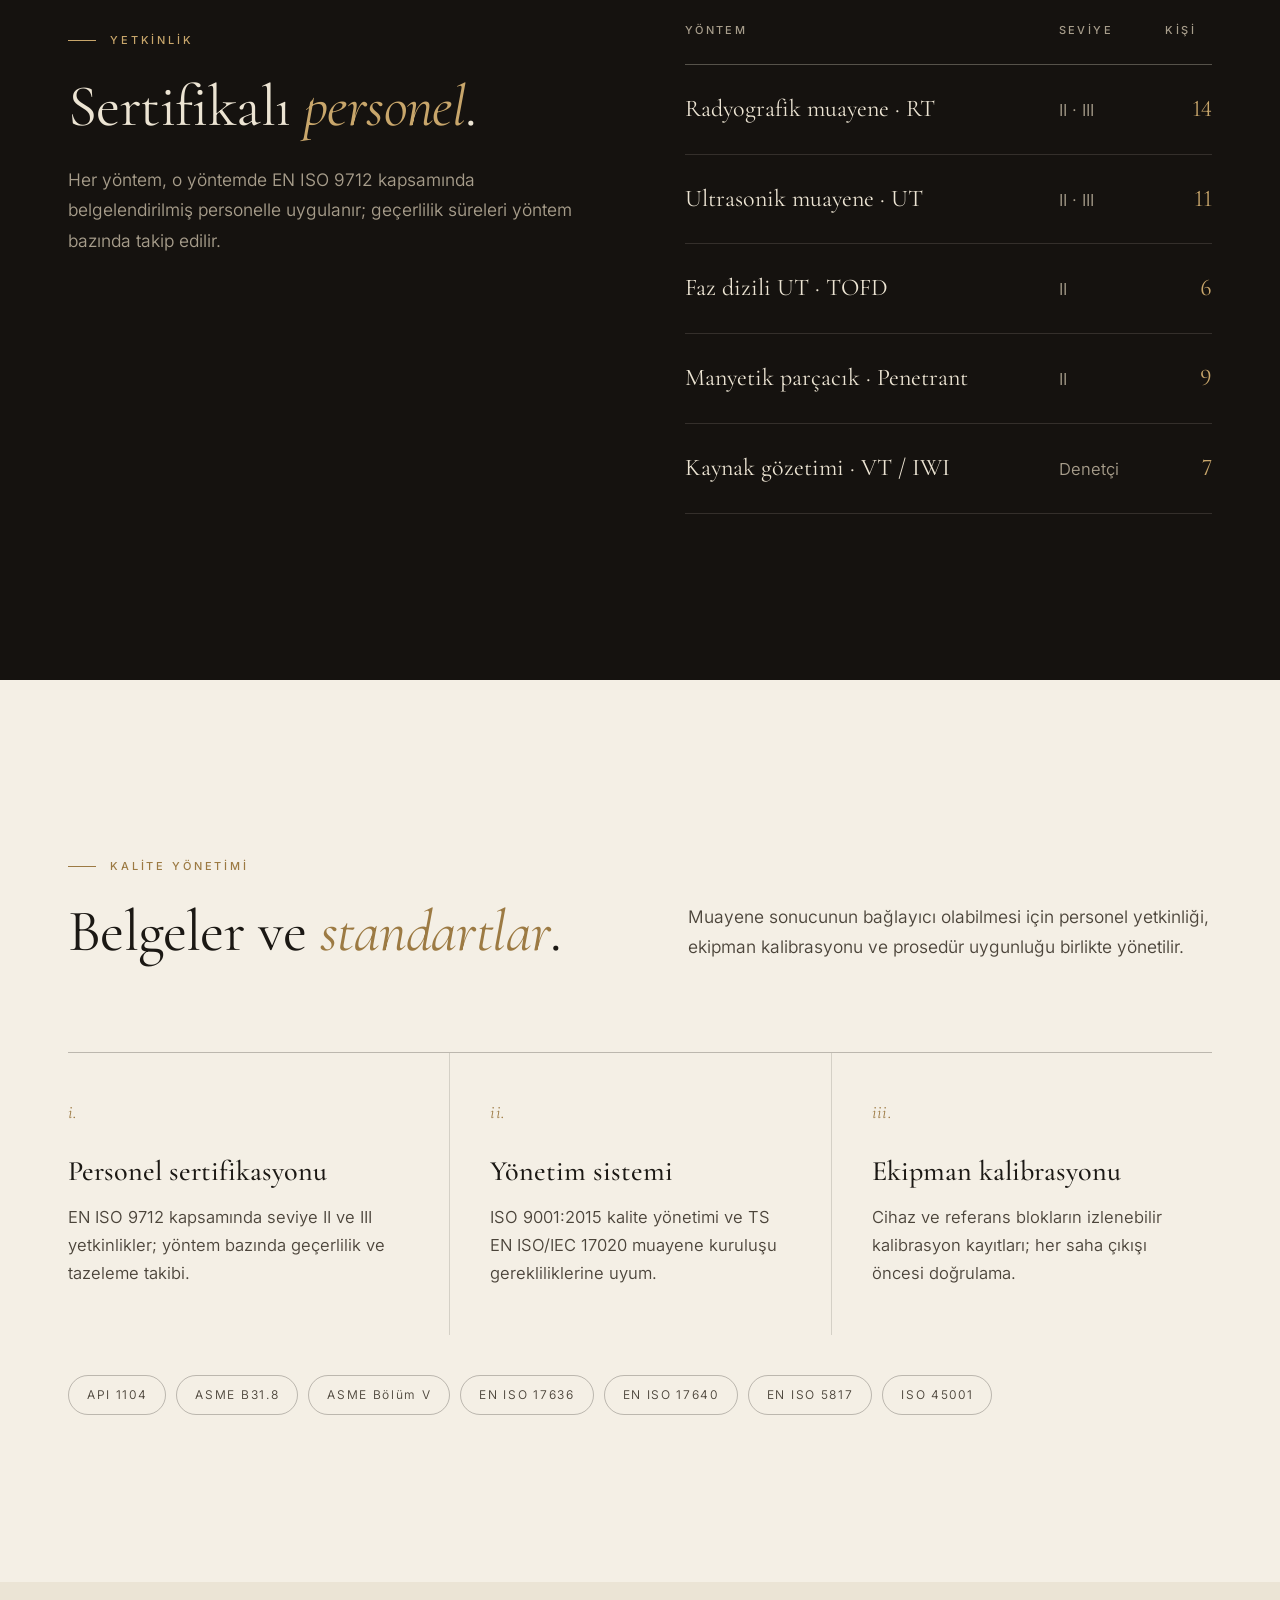
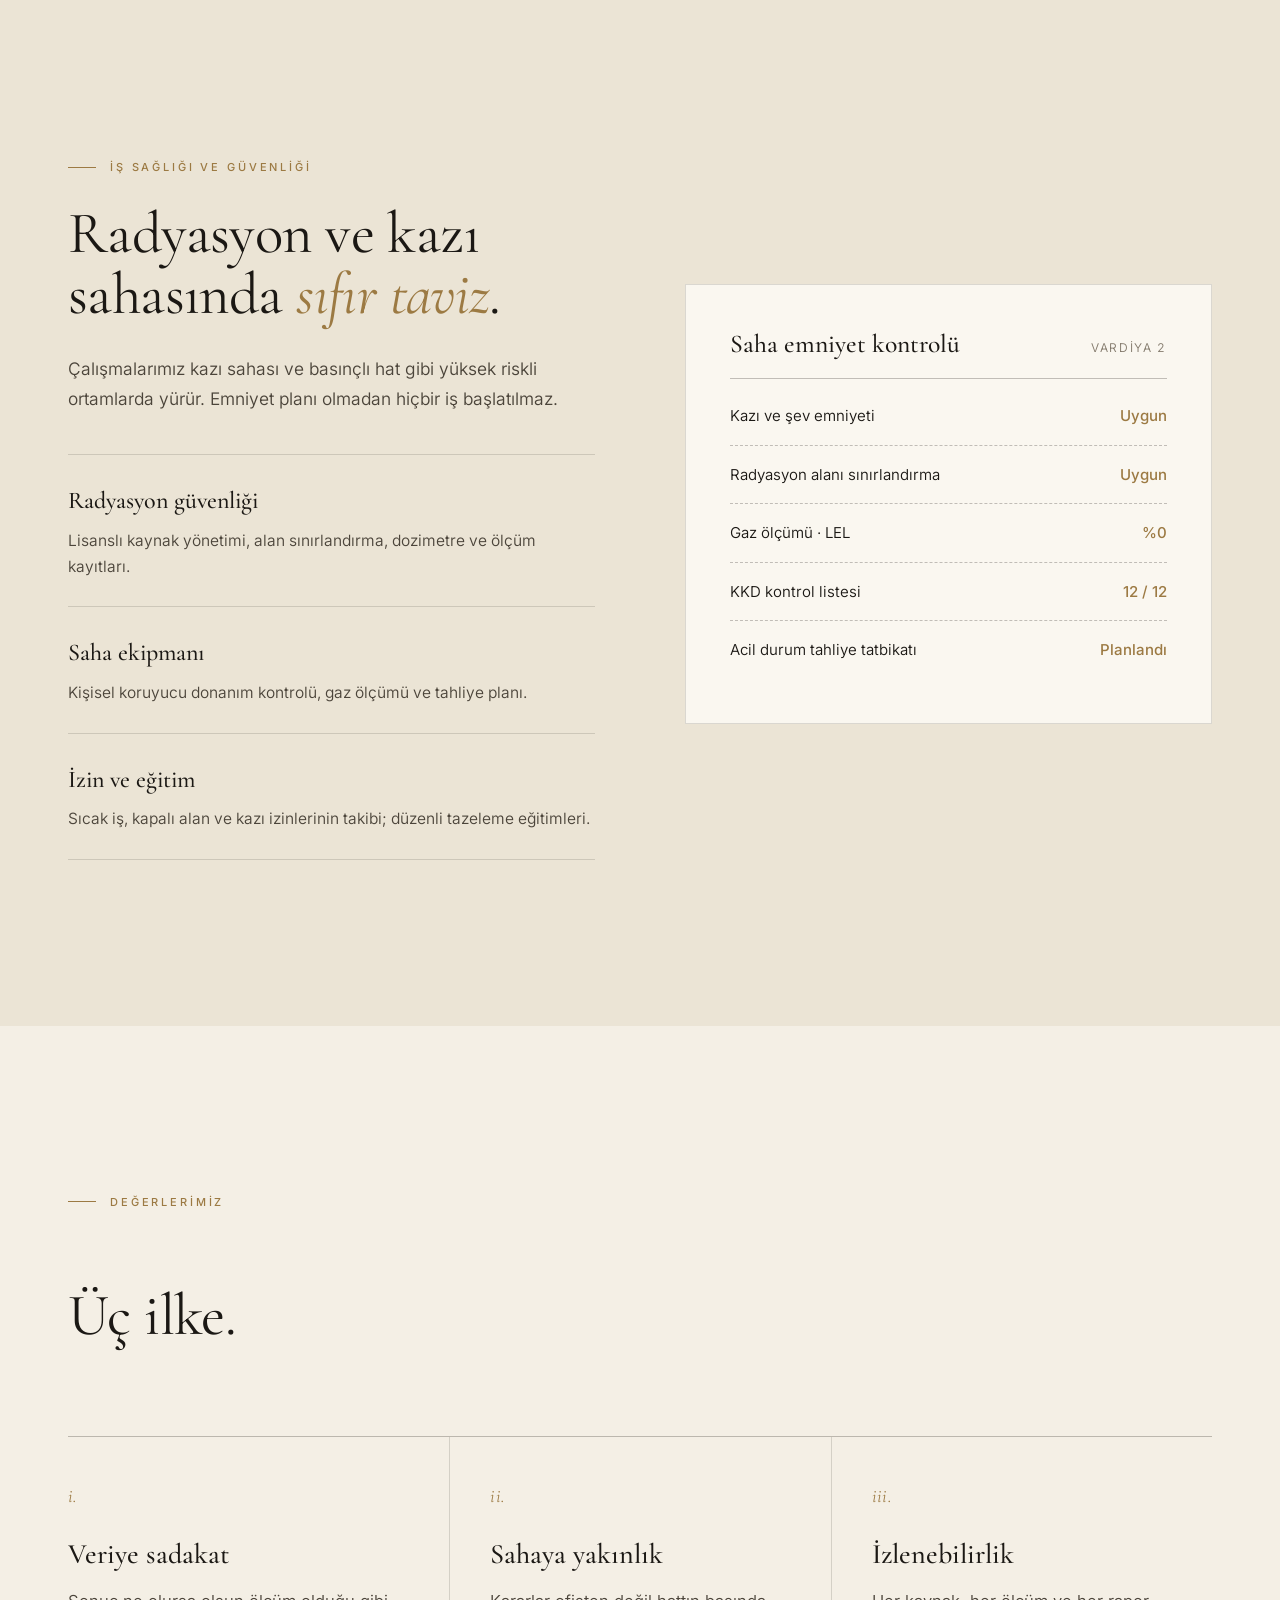
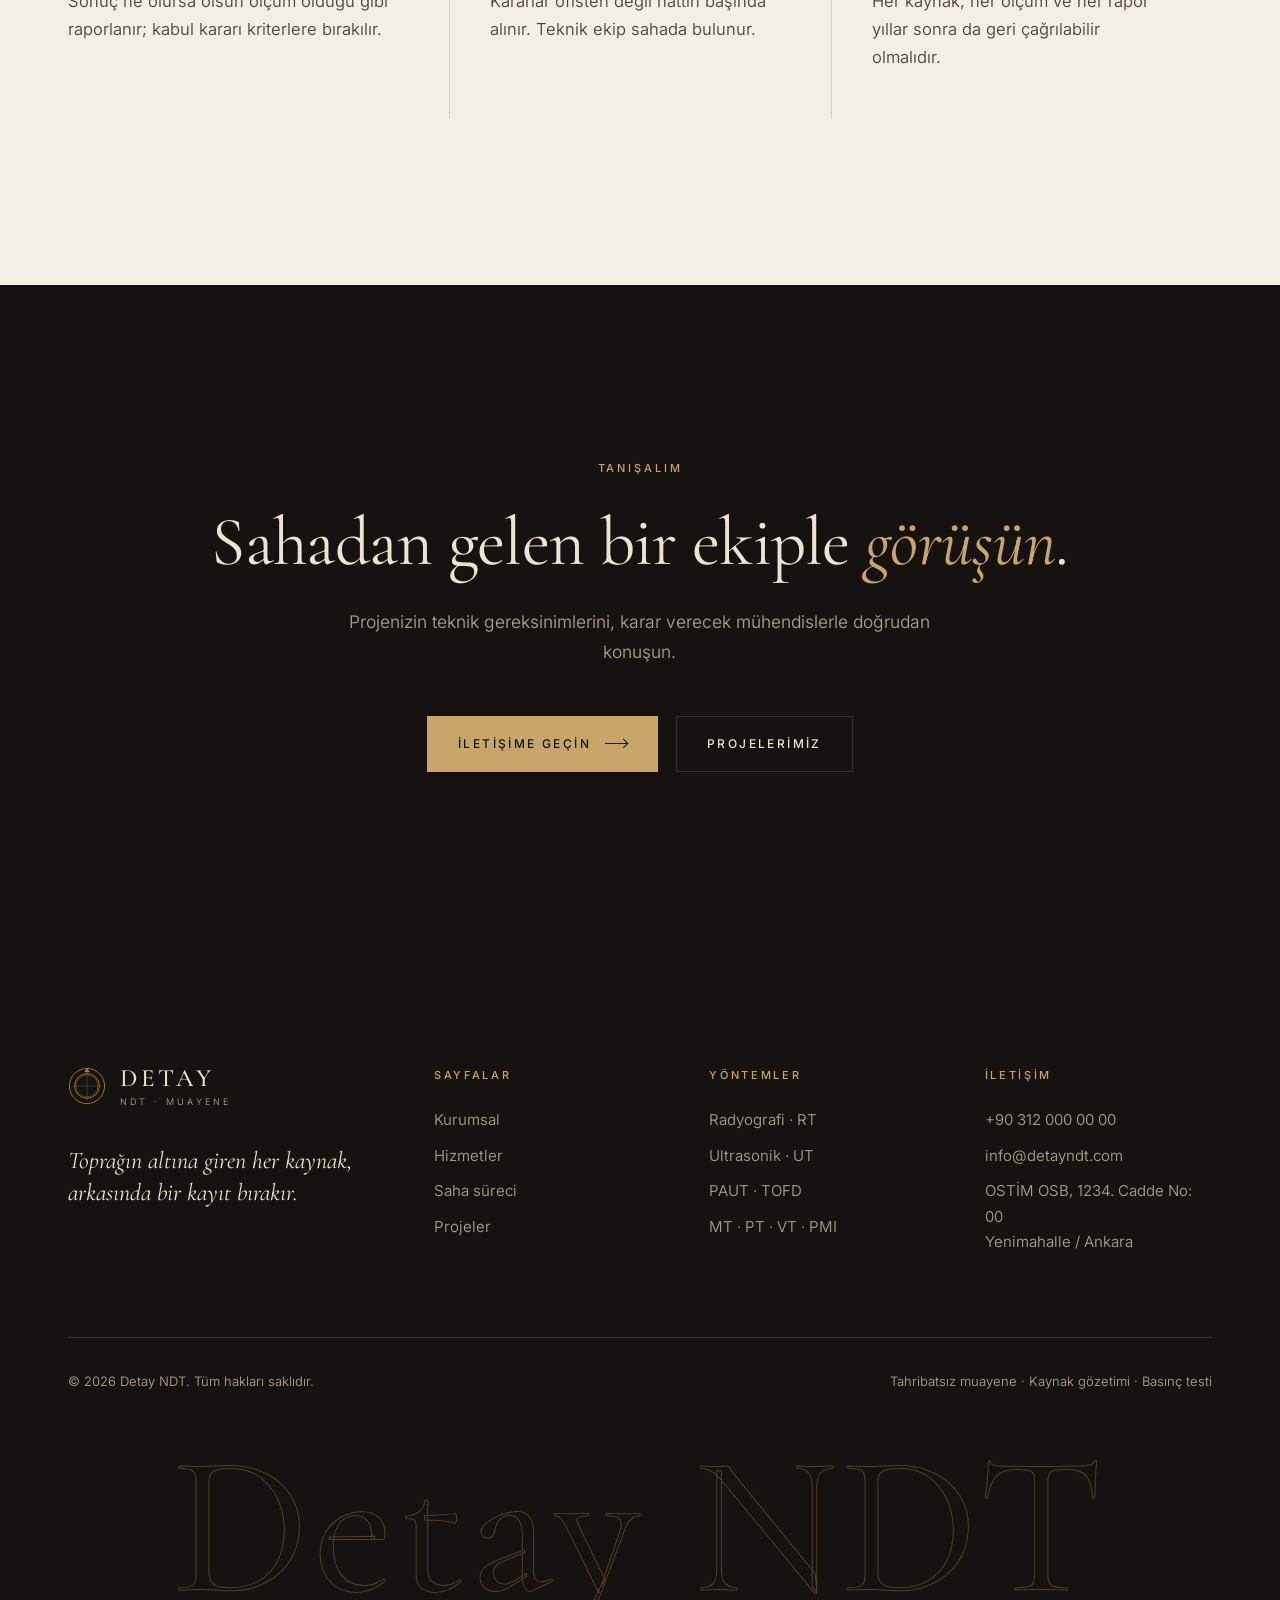
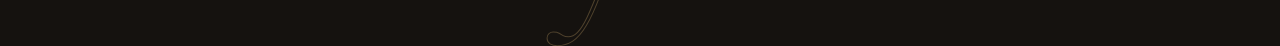
<file: kurumsal.html>
<!doctype html>
<html lang="tr" class="no-js">
<head>
<meta charset="utf-8">
<meta name="viewport" content="width=device-width, initial-scale=1">
<title>Kurumsal — Hakkımızda, Kalite ve İSG | Detay NDT</title>
<meta name="description" content="Detay NDT; seviye II ve III sertifikalı personeliyle doğal gaz altyapılarında kaynak muayenesi ve tahribatsız test hizmeti veren bir mühendislik ekibidir.">
<meta name="theme-color" content="#f4efe5">
<meta property="og:type" content="website">
<meta property="og:locale" content="tr_TR">
<meta property="og:site_name" content="Detay NDT">
<meta property="og:title" content="Kurumsal — Hakkımızda, Kalite ve İSG | Detay NDT">
<meta property="og:description" content="Detay NDT; seviye II ve III sertifikalı personeliyle doğal gaz altyapılarında kaynak muayenesi ve tahribatsız test hizmeti veren bir mühendislik ekibidir.">
<link rel="icon" href="assets/img/favicon.svg" type="image/svg+xml">
<link rel="stylesheet" href="assets/css/fonts.css">
<link rel="stylesheet" href="assets/css/style.css">
</head>
<body>
<a class="skip" href="#main">İçeriğe geç</a>

<header class="header">
  <div class="wrap header__inner">
    <a class="brand" href="index.html" aria-label="Detay NDT — Ana sayfa">
      <svg class="brand__mark" viewBox="0 0 40 40" aria-hidden="true"><g fill="none" stroke="currentColor"><circle cx="20" cy="20" r="18.5"/><circle cx="20" cy="20" r="13"/><circle cx="20" cy="20" r="11.5" opacity=".45"/><path d="M20 4.5v31M4.5 20h31" opacity=".35"/></g><path d="M20 1l3 4.5h-6z" fill="currentColor"/></svg>
      <span class="brand__text"><span class="brand__name">DETAY</span><span class="brand__sub">NDT · Muayene</span></span>
    </a>
    <nav class="nav" aria-label="Ana menü">
          <a class="nav__link is-active" href="kurumsal.html" aria-current="page">Kurumsal</a>
          <a class="nav__link" href="hizmetler.html">Hizmetler</a>
          <a class="nav__link" href="surec.html">Süreç</a>
          <a class="nav__link" href="projeler.html">Projeler</a>
          <a class="nav__link" href="iletisim.html">İletişim</a>
    </nav>
    <a class="btn header__cta" href="iletisim.html">Teklif talebi</a>
    <button class="burger" type="button" aria-label="Menüyü aç" aria-expanded="false" aria-controls="drawer"><span></span><span></span></button>
  </div>
</header>

<div class="drawer" id="drawer" aria-hidden="true">
  <nav class="drawer__links" aria-label="Mobil menü">
      <a href="index.html"><span>I</span>Ana Sayfa</a>
      <a href="kurumsal.html" class="is-active" aria-current="page"><span>II</span>Kurumsal</a>
      <a href="hizmetler.html"><span>III</span>Hizmetler</a>
      <a href="surec.html"><span>IV</span>Süreç</a>
      <a href="projeler.html"><span>V</span>Projeler</a>
      <a href="iletisim.html"><span>VI</span>İletişim</a>
  </nav>
  <div class="drawer__foot">
    <a href="tel:+903120000000">+90 312 000 00 00</a>
    <a href="mailto:info@detayndt.com">info@detayndt.com</a>
    <span>OSTİM OSB · Ankara</span>
  </div>
</div>

<main id="main">
<section class="page-hero">
  <span class="page-hero__index">i / Kurumsal</span>
  <div class="wrap">
    <nav class="crumbs" aria-label="Konum"><a href="index.html">Ana sayfa</a><span aria-hidden="true">/</span><span>Kurumsal</span></nav>
    <div class="page-hero__grid">
      <h1 class="display">
        <span class="line-mask"><span>Ölçmeyi bilen ekip,</span></span>
        <span class="line-mask"><span><em>izlenebilir</em> sonuç.</span></span>
      </h1>
      <p class="lead reveal" data-delay="1">İşimiz, bir hattın güvenliğini kanıtlanabilir veriye dayandırmaktır. 2008'den bu yana sahada, hattın başında.</p>
    </div>
  </div>
</section>

<section class="section">
  <div class="wrap about">
    <div class="about__side reveal">
      <span class="eyebrow">Hakkımızda</span>
      <h2 class="h2" style="margin-top:26px">Sahada büyüyen bir <em>mühendislik</em> pratiği.</h2>
    </div>
    <div class="about__body">
      <p class="reveal">Ekibimiz, boru hattı projelerinde kaynak gözetimi ve tahribatsız muayene alanında uzun süredir birlikte çalışan seviye II ve III sertifikalı personelden oluşur. Zorlu güzergâh koşullarında, sıkışık takvimlerde ve yüksek emniyet gerekliliği olan sahalarda deneyimliyiz.</p>
      <p class="reveal">Yöntem seçimini şartnameye değil, hattın gerçeğine göre yaparız: malzeme, et kalınlığı, kaynak prosedürü ve saha koşulları birlikte değerlendirilir. Sonuç her zaman referanslanabilir bir kabul kriterine bağlanır.</p>
      <p class="reveal">Bir kaynak toprağın altına girdiğinde onu bir daha göremezsiniz. Geriye yalnızca kayıt kalır — biz o kaydın doğru, eksiksiz ve yıllar sonra da bulunabilir olmasından sorumluyuz.</p>
      <div class="about__stats reveal">
        <div class="stat"><div class="stat__num"><span data-count="18">18</span><sup>+</sup></div><div class="stat__label">Yıl saha tecrübesi</div></div>
        <div class="stat"><div class="stat__num"><span data-count="12">12</span></div><div class="stat__label">Mobil muayene ekibi</div></div>
        <div class="stat"><div class="stat__num"><span data-count="46">46</span></div><div class="stat__label">Tamamlanan proje</div></div>
      </div>
    </div>
  </div>
</section>

<section class="section dark">
  <div class="wrap split split--top">
    <div class="reveal">
      <span class="eyebrow">Yetkinlik</span>
      <h2 class="h2" style="margin:26px 0 28px">Sertifikalı <em>personel</em>.</h2>
      <p class="lead">Her yöntem, o yöntemde EN ISO 9712 kapsamında belgelendirilmiş personelle uygulanır; geçerlilik süreleri yöntem bazında takip edilir.</p>
    </div>
    <div class="reveal" data-delay="1">
      <table class="table">
        <thead><tr><th scope="col">Yöntem</th><th scope="col">Seviye</th><th scope="col">Kişi</th></tr></thead>
        <tbody>
          <tr><td>Radyografik muayene · RT</td><td>II · III</td><td>14</td></tr>
          <tr><td>Ultrasonik muayene · UT</td><td>II · III</td><td>11</td></tr>
          <tr><td>Faz dizili UT · TOFD</td><td>II</td><td>6</td></tr>
          <tr><td>Manyetik parçacık · Penetrant</td><td>II</td><td>9</td></tr>
          <tr><td>Kaynak gözetimi · VT / IWI</td><td>Denetçi</td><td>7</td></tr>
        </tbody>
      </table>
    </div>
  </div>
</section>

<section class="section">
  <div class="wrap">
    <div class="section__head">
      <div class="reveal">
        <span class="eyebrow">Kalite yönetimi</span>
        <h2 class="h2">Belgeler ve <em>standartlar</em>.</h2>
      </div>
      <p class="lead reveal" data-delay="1">Muayene sonucunun bağlayıcı olabilmesi için personel yetkinliği, ekipman kalibrasyonu ve prosedür uygunluğu birlikte yönetilir.</p>
    </div>
    <div class="grid-3">
      <div class="feature reveal">
        <span class="numeral">i.</span>
        <h3 class="h3">Personel sertifikasyonu</h3>
        <p>EN ISO 9712 kapsamında seviye II ve III yetkinlikler; yöntem bazında geçerlilik ve tazeleme takibi.</p>
      </div>
      <div class="feature reveal" data-delay="1">
        <span class="numeral">ii.</span>
        <h3 class="h3">Yönetim sistemi</h3>
        <p>ISO 9001:2015 kalite yönetimi ve TS EN ISO/IEC 17020 muayene kuruluşu gerekliliklerine uyum.</p>
      </div>
      <div class="feature reveal" data-delay="2">
        <span class="numeral">iii.</span>
        <h3 class="h3">Ekipman kalibrasyonu</h3>
        <p>Cihaz ve referans blokların izlenebilir kalibrasyon kayıtları; her saha çıkışı öncesi doğrulama.</p>
      </div>
    </div>
    <div class="chips reveal">
      <span>API 1104</span><span>ASME B31.8</span><span>ASME Bölüm V</span><span>EN ISO 17636</span><span>EN ISO 17640</span><span>EN ISO 5817</span><span>ISO 45001</span>
    </div>
  </div>
</section>

<section class="section section--paper">
  <div class="wrap split">
    <div class="reveal">
      <span class="eyebrow">İş sağlığı ve güvenliği</span>
      <h2 class="h2" style="margin:26px 0 28px">Radyasyon ve kazı sahasında <em>sıfır taviz</em>.</h2>
      <p class="lead">Çalışmalarımız kazı sahası ve basınçlı hat gibi yüksek riskli ortamlarda yürür. Emniyet planı olmadan hiçbir iş başlatılmaz.</p>
      <ul class="list-lines" style="margin-top:40px">
        <li><h3>Radyasyon güvenliği</h3><p>Lisanslı kaynak yönetimi, alan sınırlandırma, dozimetre ve ölçüm kayıtları.</p></li>
        <li><h3>Saha ekipmanı</h3><p>Kişisel koruyucu donanım kontrolü, gaz ölçümü ve tahliye planı.</p></li>
        <li><h3>İzin ve eğitim</h3><p>Sıcak iş, kapalı alan ve kazı izinlerinin takibi; düzenli tazeleme eğitimleri.</p></li>
      </ul>
    </div>
    <div class="checklist reveal" data-delay="1" aria-label="Örnek saha emniyet kontrol listesi">
      <div class="checklist__head"><h3 class="h3">Saha emniyet kontrolü</h3><span class="mono" style="color:var(--muted)">Vardiya 2</span></div>
      <ul>
        <li><span>Kazı ve şev emniyeti</span><b>Uygun</b></li>
        <li><span>Radyasyon alanı sınırlandırma</span><b>Uygun</b></li>
        <li><span>Gaz ölçümü · LEL</span><b>%0</b></li>
        <li><span>KKD kontrol listesi</span><b>12 / 12</b></li>
        <li><span>Acil durum tahliye tatbikatı</span><b>Planlandı</b></li>
      </ul>
    </div>
  </div>
</section>

<section class="section">
  <div class="wrap">
    <div class="section__head section__head--stack reveal">
      <span class="eyebrow">Değerlerimiz</span>
      <h2 class="h2">Üç ilke.</h2>
    </div>
    <div class="grid-3">
      <div class="feature reveal"><span class="numeral">i.</span><h3 class="h3">Veriye sadakat</h3><p>Sonuç ne olursa olsun ölçüm olduğu gibi raporlanır; kabul kararı kriterlere bırakılır.</p></div>
      <div class="feature reveal" data-delay="1"><span class="numeral">ii.</span><h3 class="h3">Sahaya yakınlık</h3><p>Kararlar ofisten değil hattın başında alınır. Teknik ekip sahada bulunur.</p></div>
      <div class="feature reveal" data-delay="2"><span class="numeral">iii.</span><h3 class="h3">İzlenebilirlik</h3><p>Her kaynak, her ölçüm ve her rapor yıllar sonra da geri çağrılabilir olmalıdır.</p></div>
    </div>
  </div>
</section>

<section class="section dark cta">
  <div class="wrap">
    <span class="eyebrow eyebrow--plain reveal">Tanışalım</span>
    <h2 class="h2 reveal">Sahadan gelen bir ekiple <em>görüşün</em>.</h2>
    <p class="lead reveal" data-delay="1">Projenizin teknik gereksinimlerini, karar verecek mühendislerle doğrudan konuşun.</p>
    <div class="cta__actions reveal" data-delay="2">
      <a class="btn btn--light" href="iletisim.html">İletişime geçin <span class="arrow"></span></a>
      <a class="btn btn--outline-light" href="projeler.html">Projelerimiz</a>
    </div>
  </div>
</section>
</main>

<footer class="footer">
  <div class="wrap">
    <div class="footer__top">
      <div>
        <a class="brand" href="index.html" aria-label="Detay NDT — Ana sayfa">
          <svg class="brand__mark" viewBox="0 0 40 40" aria-hidden="true"><g fill="none" stroke="currentColor"><circle cx="20" cy="20" r="18.5"/><circle cx="20" cy="20" r="13"/><circle cx="20" cy="20" r="11.5" opacity=".45"/><path d="M20 4.5v31M4.5 20h31" opacity=".35"/></g><path d="M20 1l3 4.5h-6z" fill="currentColor"/></svg>
          <span class="brand__text"><span class="brand__name">DETAY</span><span class="brand__sub">NDT · Muayene</span></span>
        </a>
        <p class="footer__claim">Toprağın altına giren her kaynak, arkasında bir kayıt bırakır.</p>
      </div>
      <div>
        <h4>Sayfalar</h4>
        <ul>
          <li><a href="kurumsal.html">Kurumsal</a></li>
          <li><a href="hizmetler.html">Hizmetler</a></li>
          <li><a href="surec.html">Saha süreci</a></li>
          <li><a href="projeler.html">Projeler</a></li>
        </ul>
      </div>
      <div>
        <h4>Yöntemler</h4>
        <ul>
          <li><a href="hizmetler.html#rt">Radyografi · RT</a></li>
          <li><a href="hizmetler.html#ut">Ultrasonik · UT</a></li>
          <li><a href="hizmetler.html#paut">PAUT · TOFD</a></li>
          <li><a href="hizmetler.html#tamamlayici">MT · PT · VT · PMI</a></li>
        </ul>
      </div>
      <div>
        <h4>İletişim</h4>
        <ul>
          <li><a href="tel:+903120000000">+90 312 000 00 00</a></li>
          <li><a href="mailto:info@detayndt.com">info@detayndt.com</a></li>
          <li>OSTİM OSB, 1234. Cadde No: 00<br>Yenimahalle / Ankara</li>
        </ul>
      </div>
    </div>
    <div class="footer__bottom">
      <span>© <span data-year>2026</span> Detay NDT. Tüm hakları saklıdır.</span>
      <span>Tahribatsız muayene · Kaynak gözetimi · Basınç testi</span>
    </div>
    <div class="footer__word" aria-hidden="true">Detay NDT</div>
  </div>
</footer>

<script src="assets/js/main.js" defer></script>
</body>
</html>
</file>
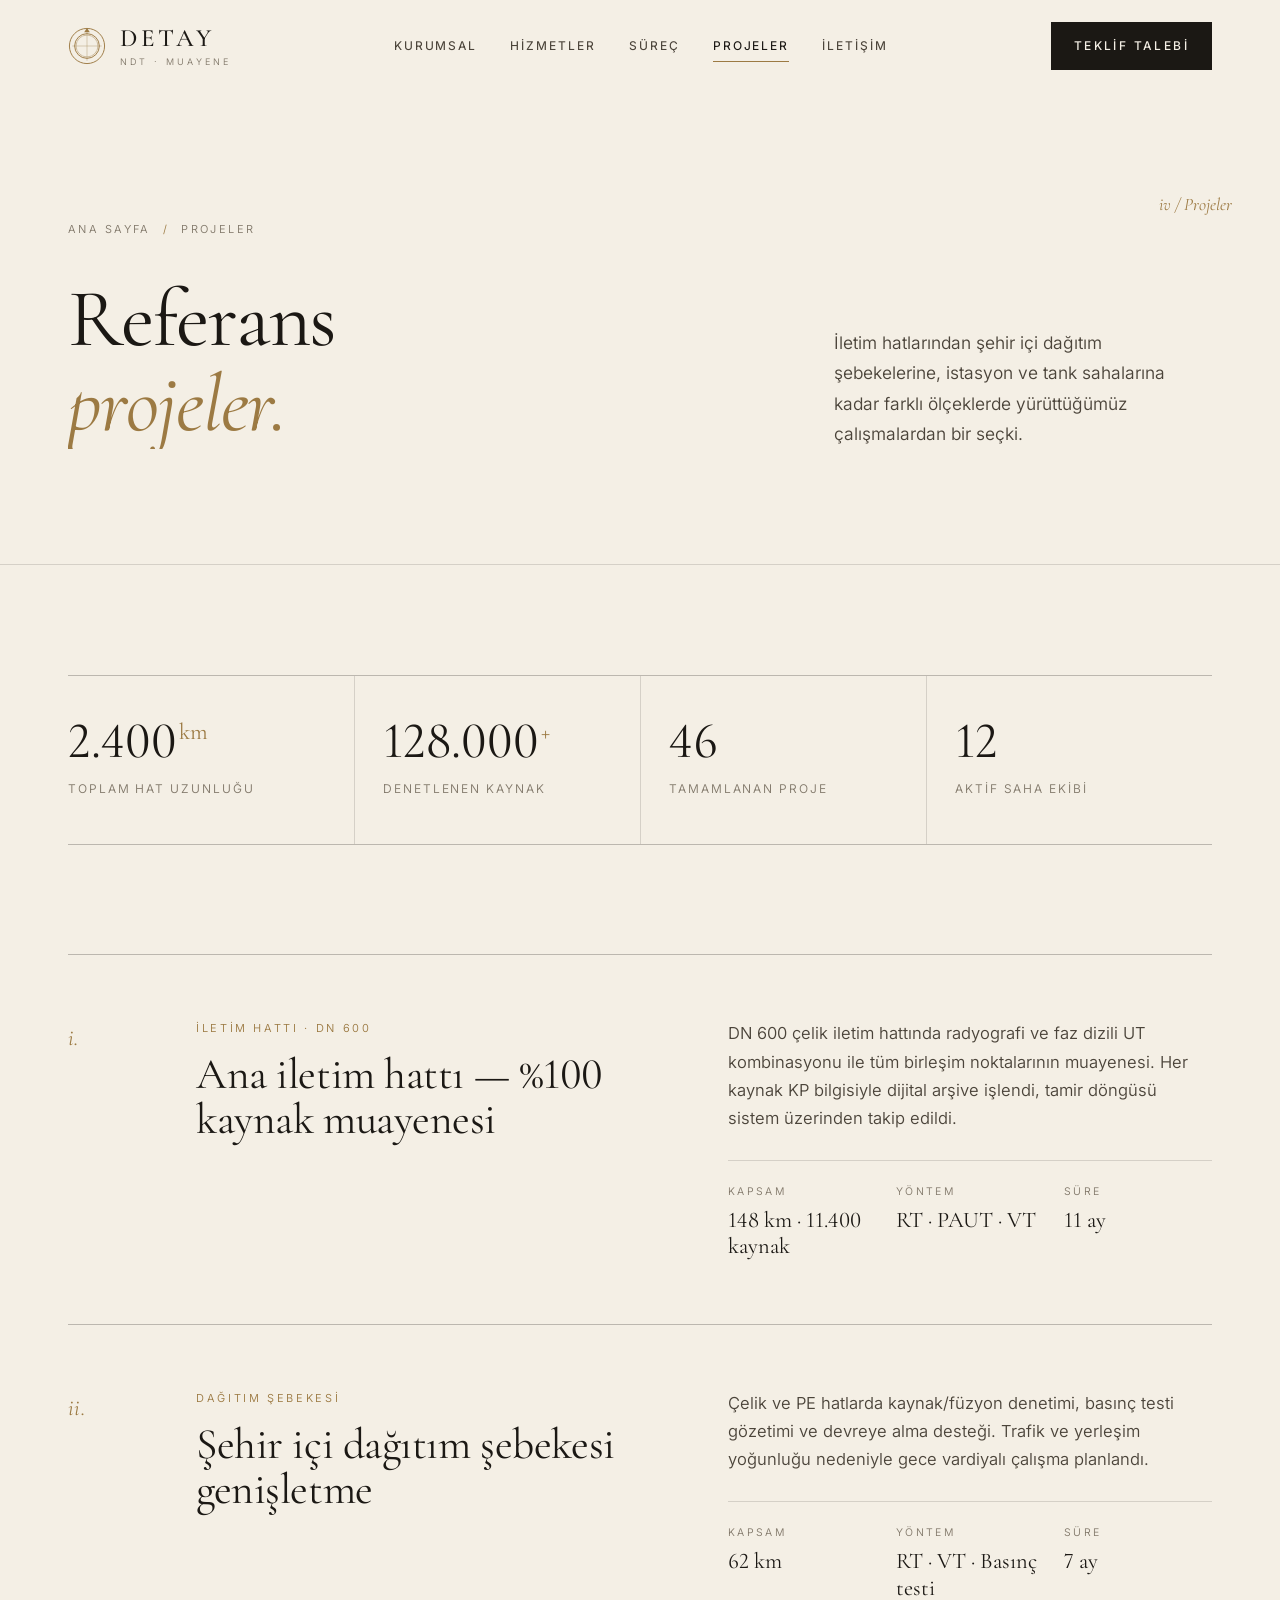
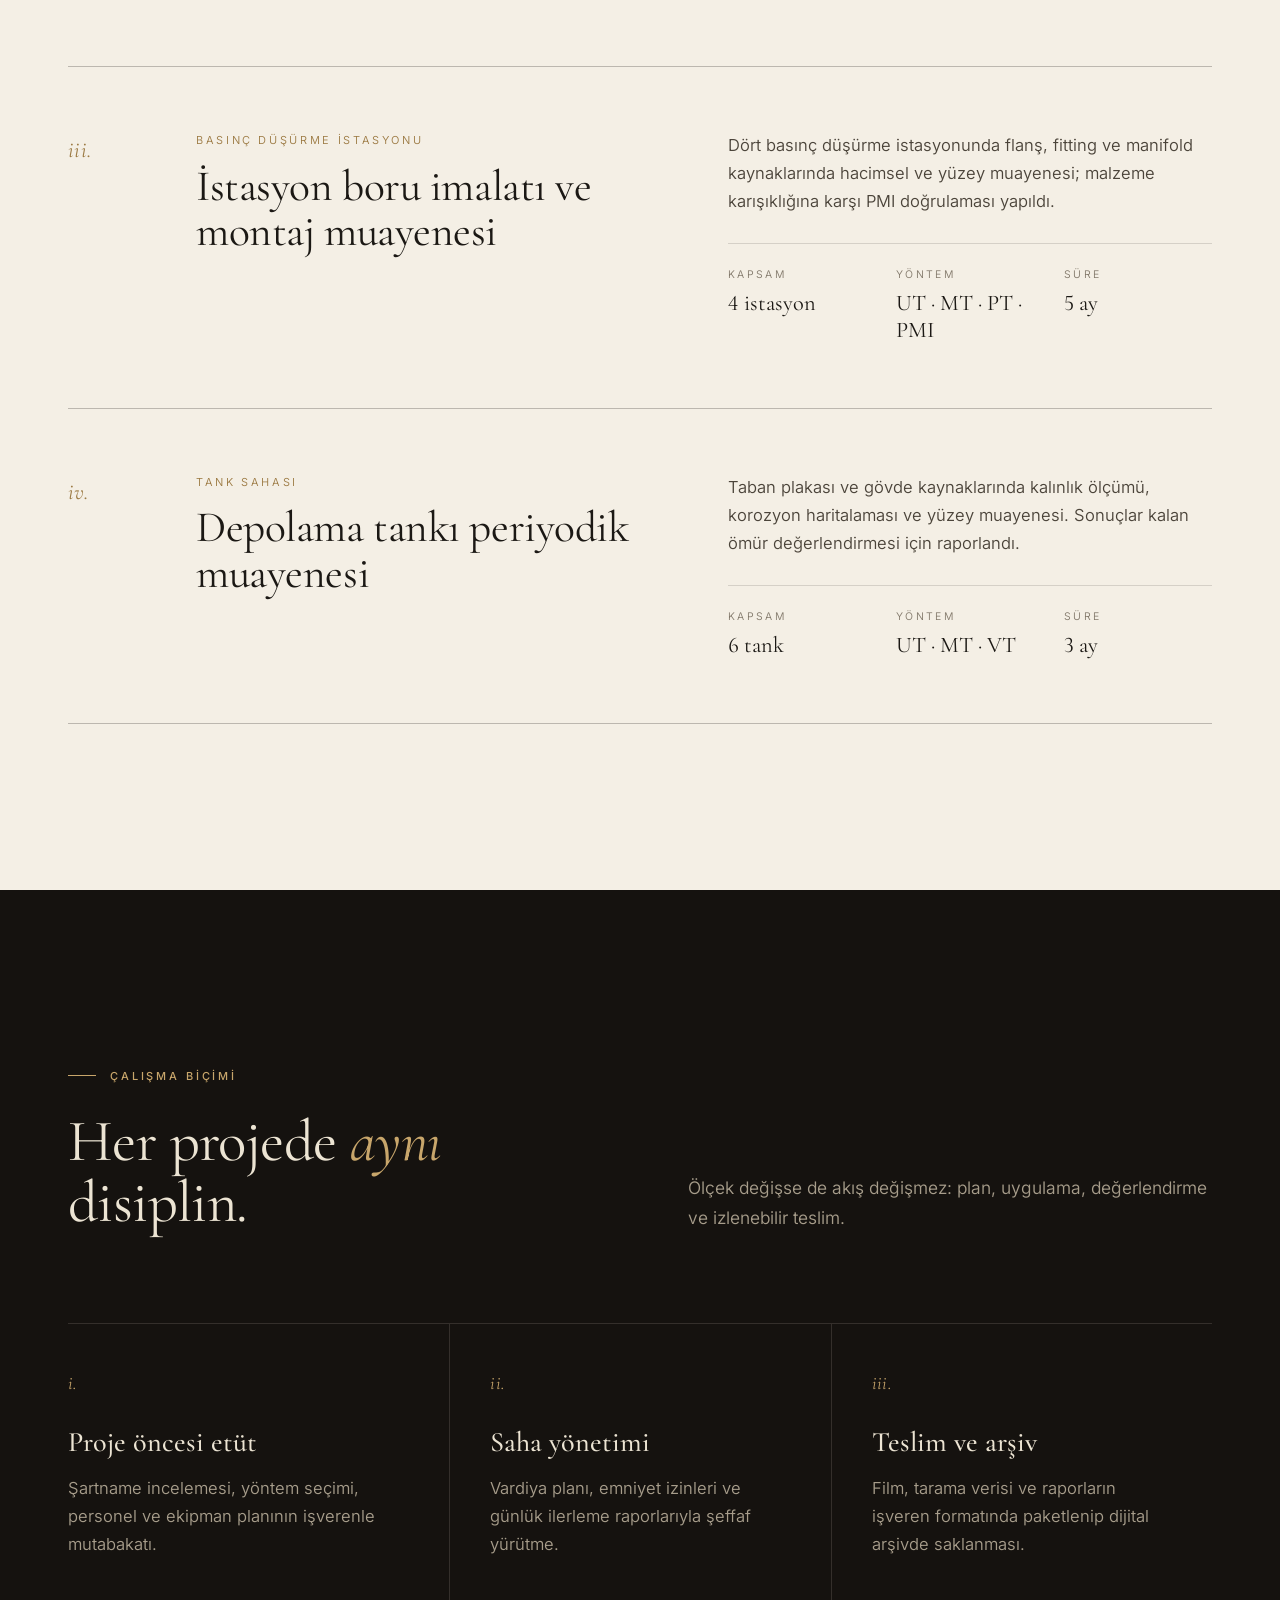
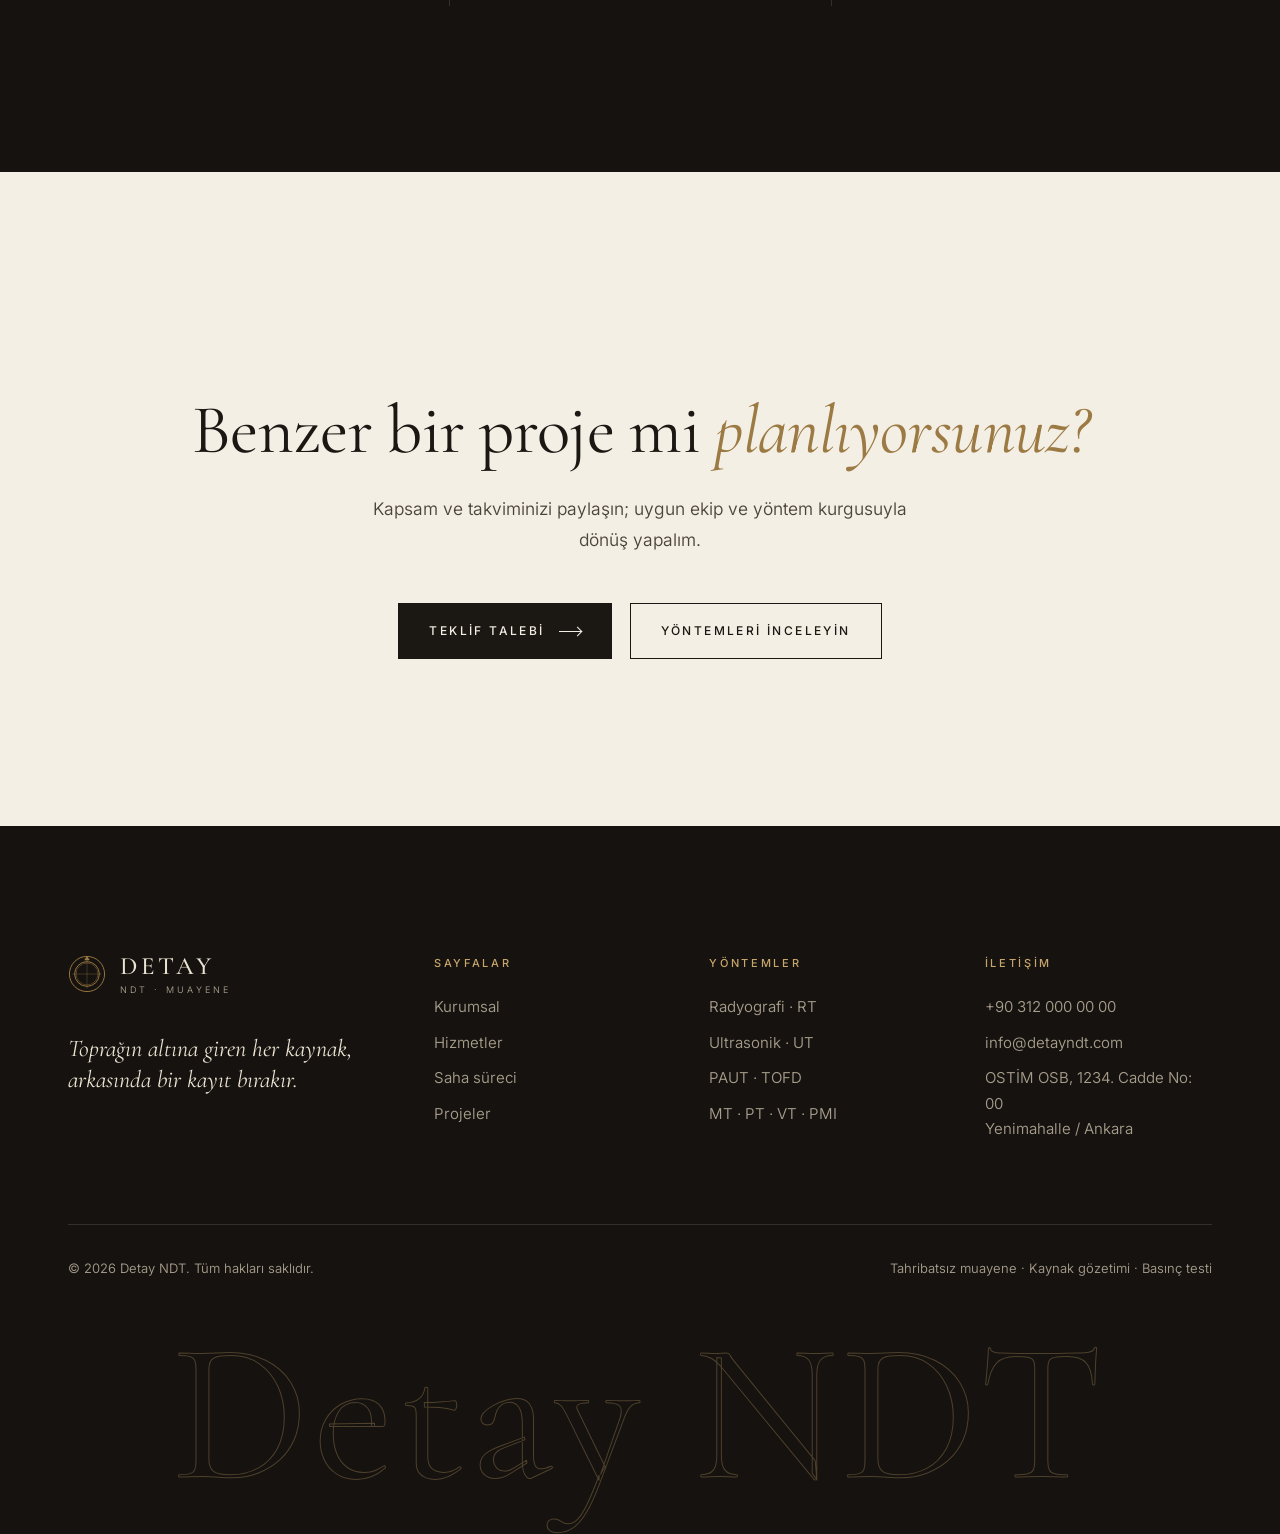
<file: projeler.html>
<!doctype html>
<html lang="tr" class="no-js">
<head>
<meta charset="utf-8">
<meta name="viewport" content="width=device-width, initial-scale=1">
<title>Referans Projeler | Detay NDT</title>
<meta name="description" content="İletim hatları, şehir içi dağıtım şebekeleri, basınç düşürme istasyonları ve tank sahalarında yürütülen tahribatsız muayene projeleri.">
<meta name="theme-color" content="#f4efe5">
<meta property="og:type" content="website">
<meta property="og:locale" content="tr_TR">
<meta property="og:site_name" content="Detay NDT">
<meta property="og:title" content="Referans Projeler | Detay NDT">
<meta property="og:description" content="İletim hatları, şehir içi dağıtım şebekeleri, basınç düşürme istasyonları ve tank sahalarında yürütülen tahribatsız muayene projeleri.">
<link rel="icon" href="assets/img/favicon.svg" type="image/svg+xml">
<link rel="stylesheet" href="assets/css/fonts.css">
<link rel="stylesheet" href="assets/css/style.css">
</head>
<body>
<a class="skip" href="#main">İçeriğe geç</a>

<header class="header">
  <div class="wrap header__inner">
    <a class="brand" href="index.html" aria-label="Detay NDT — Ana sayfa">
      <svg class="brand__mark" viewBox="0 0 40 40" aria-hidden="true"><g fill="none" stroke="currentColor"><circle cx="20" cy="20" r="18.5"/><circle cx="20" cy="20" r="13"/><circle cx="20" cy="20" r="11.5" opacity=".45"/><path d="M20 4.5v31M4.5 20h31" opacity=".35"/></g><path d="M20 1l3 4.5h-6z" fill="currentColor"/></svg>
      <span class="brand__text"><span class="brand__name">DETAY</span><span class="brand__sub">NDT · Muayene</span></span>
    </a>
    <nav class="nav" aria-label="Ana menü">
          <a class="nav__link" href="kurumsal.html">Kurumsal</a>
          <a class="nav__link" href="hizmetler.html">Hizmetler</a>
          <a class="nav__link" href="surec.html">Süreç</a>
          <a class="nav__link is-active" href="projeler.html" aria-current="page">Projeler</a>
          <a class="nav__link" href="iletisim.html">İletişim</a>
    </nav>
    <a class="btn header__cta" href="iletisim.html">Teklif talebi</a>
    <button class="burger" type="button" aria-label="Menüyü aç" aria-expanded="false" aria-controls="drawer"><span></span><span></span></button>
  </div>
</header>

<div class="drawer" id="drawer" aria-hidden="true">
  <nav class="drawer__links" aria-label="Mobil menü">
      <a href="index.html"><span>I</span>Ana Sayfa</a>
      <a href="kurumsal.html"><span>II</span>Kurumsal</a>
      <a href="hizmetler.html"><span>III</span>Hizmetler</a>
      <a href="surec.html"><span>IV</span>Süreç</a>
      <a href="projeler.html" class="is-active" aria-current="page"><span>V</span>Projeler</a>
      <a href="iletisim.html"><span>VI</span>İletişim</a>
  </nav>
  <div class="drawer__foot">
    <a href="tel:+903120000000">+90 312 000 00 00</a>
    <a href="mailto:info@detayndt.com">info@detayndt.com</a>
    <span>OSTİM OSB · Ankara</span>
  </div>
</div>

<main id="main">
<section class="page-hero">
  <span class="page-hero__index">iv / Projeler</span>
  <div class="wrap">
    <nav class="crumbs" aria-label="Konum"><a href="index.html">Ana sayfa</a><span aria-hidden="true">/</span><span>Projeler</span></nav>
    <div class="page-hero__grid">
      <h1 class="display">
        <span class="line-mask"><span>Referans</span></span>
        <span class="line-mask"><span><em>projeler.</em></span></span>
      </h1>
      <p class="lead reveal" data-delay="1">İletim hatlarından şehir içi dağıtım şebekelerine, istasyon ve tank sahalarına kadar farklı ölçeklerde yürüttüğümüz çalışmalardan bir seçki.</p>
    </div>
  </div>
</section>

<section class="section section--tight">
  <div class="wrap">
    <div class="counters reveal">
      <div class="stat"><div class="stat__num"><span data-count="2400">2.400</span><sup>km</sup></div><div class="stat__label">Toplam hat uzunluğu</div></div>
      <div class="stat"><div class="stat__num"><span data-count="128000">128.000</span><sup>+</sup></div><div class="stat__label">Denetlenen kaynak</div></div>
      <div class="stat"><div class="stat__num"><span data-count="46">46</span></div><div class="stat__label">Tamamlanan proje</div></div>
      <div class="stat"><div class="stat__num"><span data-count="12">12</span></div><div class="stat__label">Aktif saha ekibi</div></div>
    </div>
  </div>
</section>

<section class="section" style="padding-top:0">
  <div class="wrap">
    <article class="project reveal">
      <span class="numeral">i.</span>
      <div>
        <div class="case__tag">İletim hattı · DN 600</div>
        <h2 class="h2">Ana iletim hattı — %100 kaynak muayenesi</h2>
      </div>
      <div>
        <p>DN 600 çelik iletim hattında radyografi ve faz dizili UT kombinasyonu ile tüm birleşim noktalarının muayenesi. Her kaynak KP bilgisiyle dijital arşive işlendi, tamir döngüsü sistem üzerinden takip edildi.</p>
        <dl><div><dt>Kapsam</dt><dd>148 km · 11.400 kaynak</dd></div><div><dt>Yöntem</dt><dd>RT · PAUT · VT</dd></div><div><dt>Süre</dt><dd>11 ay</dd></div></dl>
      </div>
    </article>
    <article class="project reveal">
      <span class="numeral">ii.</span>
      <div>
        <div class="case__tag">Dağıtım şebekesi</div>
        <h2 class="h2">Şehir içi dağıtım şebekesi genişletme</h2>
      </div>
      <div>
        <p>Çelik ve PE hatlarda kaynak/füzyon denetimi, basınç testi gözetimi ve devreye alma desteği. Trafik ve yerleşim yoğunluğu nedeniyle gece vardiyalı çalışma planlandı.</p>
        <dl><div><dt>Kapsam</dt><dd>62 km</dd></div><div><dt>Yöntem</dt><dd>RT · VT · Basınç testi</dd></div><div><dt>Süre</dt><dd>7 ay</dd></div></dl>
      </div>
    </article>
    <article class="project reveal">
      <span class="numeral">iii.</span>
      <div>
        <div class="case__tag">Basınç düşürme istasyonu</div>
        <h2 class="h2">İstasyon boru imalatı ve montaj muayenesi</h2>
      </div>
      <div>
        <p>Dört basınç düşürme istasyonunda flanş, fitting ve manifold kaynaklarında hacimsel ve yüzey muayenesi; malzeme karışıklığına karşı PMI doğrulaması yapıldı.</p>
        <dl><div><dt>Kapsam</dt><dd>4 istasyon</dd></div><div><dt>Yöntem</dt><dd>UT · MT · PT · PMI</dd></div><div><dt>Süre</dt><dd>5 ay</dd></div></dl>
      </div>
    </article>
    <article class="project reveal">
      <span class="numeral">iv.</span>
      <div>
        <div class="case__tag">Tank sahası</div>
        <h2 class="h2">Depolama tankı periyodik muayenesi</h2>
      </div>
      <div>
        <p>Taban plakası ve gövde kaynaklarında kalınlık ölçümü, korozyon haritalaması ve yüzey muayenesi. Sonuçlar kalan ömür değerlendirmesi için raporlandı.</p>
        <dl><div><dt>Kapsam</dt><dd>6 tank</dd></div><div><dt>Yöntem</dt><dd>UT · MT · VT</dd></div><div><dt>Süre</dt><dd>3 ay</dd></div></dl>
      </div>
    </article>
  </div>
</section>

<section class="section dark">
  <div class="wrap">
    <div class="section__head">
      <div class="reveal">
        <span class="eyebrow">Çalışma biçimi</span>
        <h2 class="h2">Her projede <em>aynı</em> disiplin.</h2>
      </div>
      <p class="lead reveal" data-delay="1">Ölçek değişse de akış değişmez: plan, uygulama, değerlendirme ve izlenebilir teslim.</p>
    </div>
    <div class="grid-3">
      <div class="feature reveal"><span class="numeral">i.</span><h3 class="h3">Proje öncesi etüt</h3><p>Şartname incelemesi, yöntem seçimi, personel ve ekipman planının işverenle mutabakatı.</p></div>
      <div class="feature reveal" data-delay="1"><span class="numeral">ii.</span><h3 class="h3">Saha yönetimi</h3><p>Vardiya planı, emniyet izinleri ve günlük ilerleme raporlarıyla şeffaf yürütme.</p></div>
      <div class="feature reveal" data-delay="2"><span class="numeral">iii.</span><h3 class="h3">Teslim ve arşiv</h3><p>Film, tarama verisi ve raporların işveren formatında paketlenip dijital arşivde saklanması.</p></div>
    </div>
  </div>
</section>

<section class="section cta">
  <div class="wrap">
    <span class="eyebrow eyebrow--plain reveal">Yeni proje</span>
    <h2 class="h2 reveal">Benzer bir proje mi <em>planlıyorsunuz?</em></h2>
    <p class="lead reveal" data-delay="1">Kapsam ve takviminizi paylaşın; uygun ekip ve yöntem kurgusuyla dönüş yapalım.</p>
    <div class="cta__actions reveal" data-delay="2">
      <a class="btn" href="iletisim.html">Teklif talebi <span class="arrow"></span></a>
      <a class="btn btn--ghost" href="hizmetler.html">Yöntemleri inceleyin</a>
    </div>
  </div>
</section>
</main>

<footer class="footer">
  <div class="wrap">
    <div class="footer__top">
      <div>
        <a class="brand" href="index.html" aria-label="Detay NDT — Ana sayfa">
          <svg class="brand__mark" viewBox="0 0 40 40" aria-hidden="true"><g fill="none" stroke="currentColor"><circle cx="20" cy="20" r="18.5"/><circle cx="20" cy="20" r="13"/><circle cx="20" cy="20" r="11.5" opacity=".45"/><path d="M20 4.5v31M4.5 20h31" opacity=".35"/></g><path d="M20 1l3 4.5h-6z" fill="currentColor"/></svg>
          <span class="brand__text"><span class="brand__name">DETAY</span><span class="brand__sub">NDT · Muayene</span></span>
        </a>
        <p class="footer__claim">Toprağın altına giren her kaynak, arkasında bir kayıt bırakır.</p>
      </div>
      <div>
        <h4>Sayfalar</h4>
        <ul>
          <li><a href="kurumsal.html">Kurumsal</a></li>
          <li><a href="hizmetler.html">Hizmetler</a></li>
          <li><a href="surec.html">Saha süreci</a></li>
          <li><a href="projeler.html">Projeler</a></li>
        </ul>
      </div>
      <div>
        <h4>Yöntemler</h4>
        <ul>
          <li><a href="hizmetler.html#rt">Radyografi · RT</a></li>
          <li><a href="hizmetler.html#ut">Ultrasonik · UT</a></li>
          <li><a href="hizmetler.html#paut">PAUT · TOFD</a></li>
          <li><a href="hizmetler.html#tamamlayici">MT · PT · VT · PMI</a></li>
        </ul>
      </div>
      <div>
        <h4>İletişim</h4>
        <ul>
          <li><a href="tel:+903120000000">+90 312 000 00 00</a></li>
          <li><a href="mailto:info@detayndt.com">info@detayndt.com</a></li>
          <li>OSTİM OSB, 1234. Cadde No: 00<br>Yenimahalle / Ankara</li>
        </ul>
      </div>
    </div>
    <div class="footer__bottom">
      <span>© <span data-year>2026</span> Detay NDT. Tüm hakları saklıdır.</span>
      <span>Tahribatsız muayene · Kaynak gözetimi · Basınç testi</span>
    </div>
    <div class="footer__word" aria-hidden="true">Detay NDT</div>
  </div>
</footer>

<script src="assets/js/main.js" defer></script>
</body>
</html>
</file>
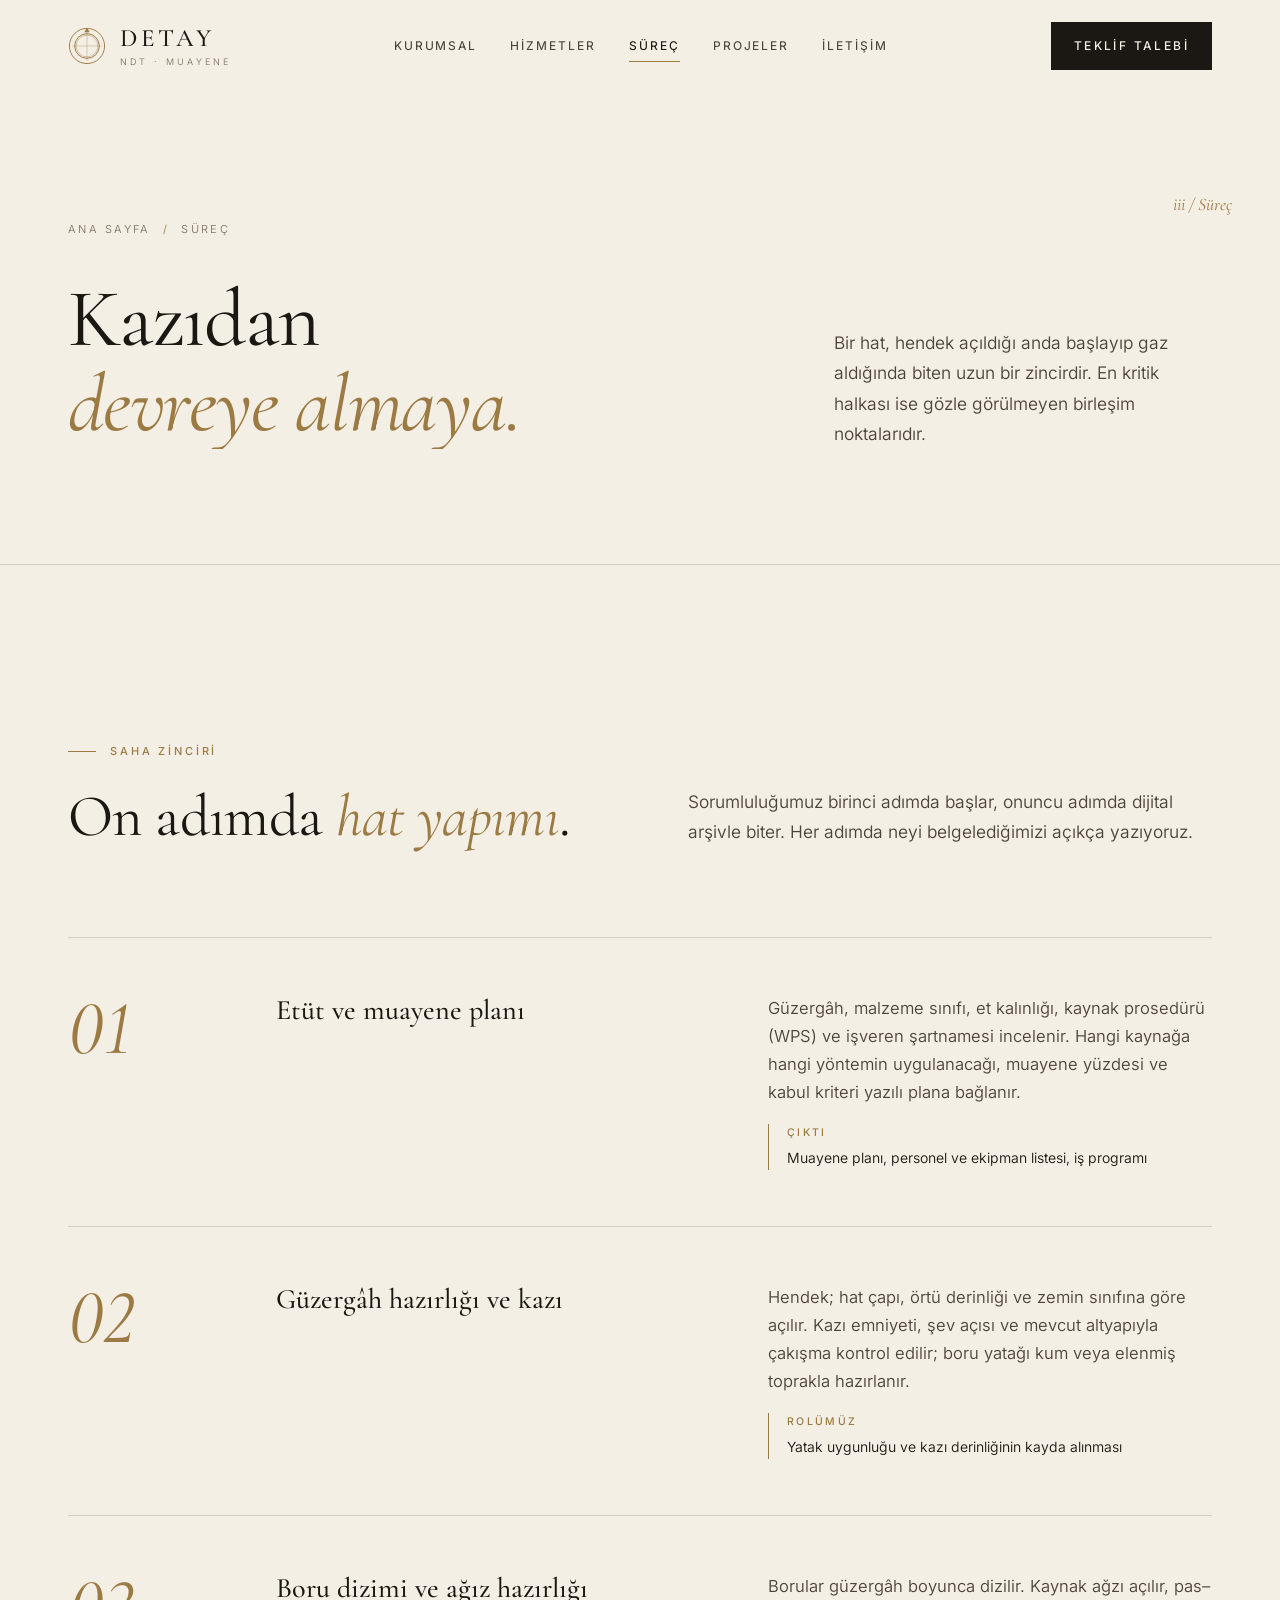
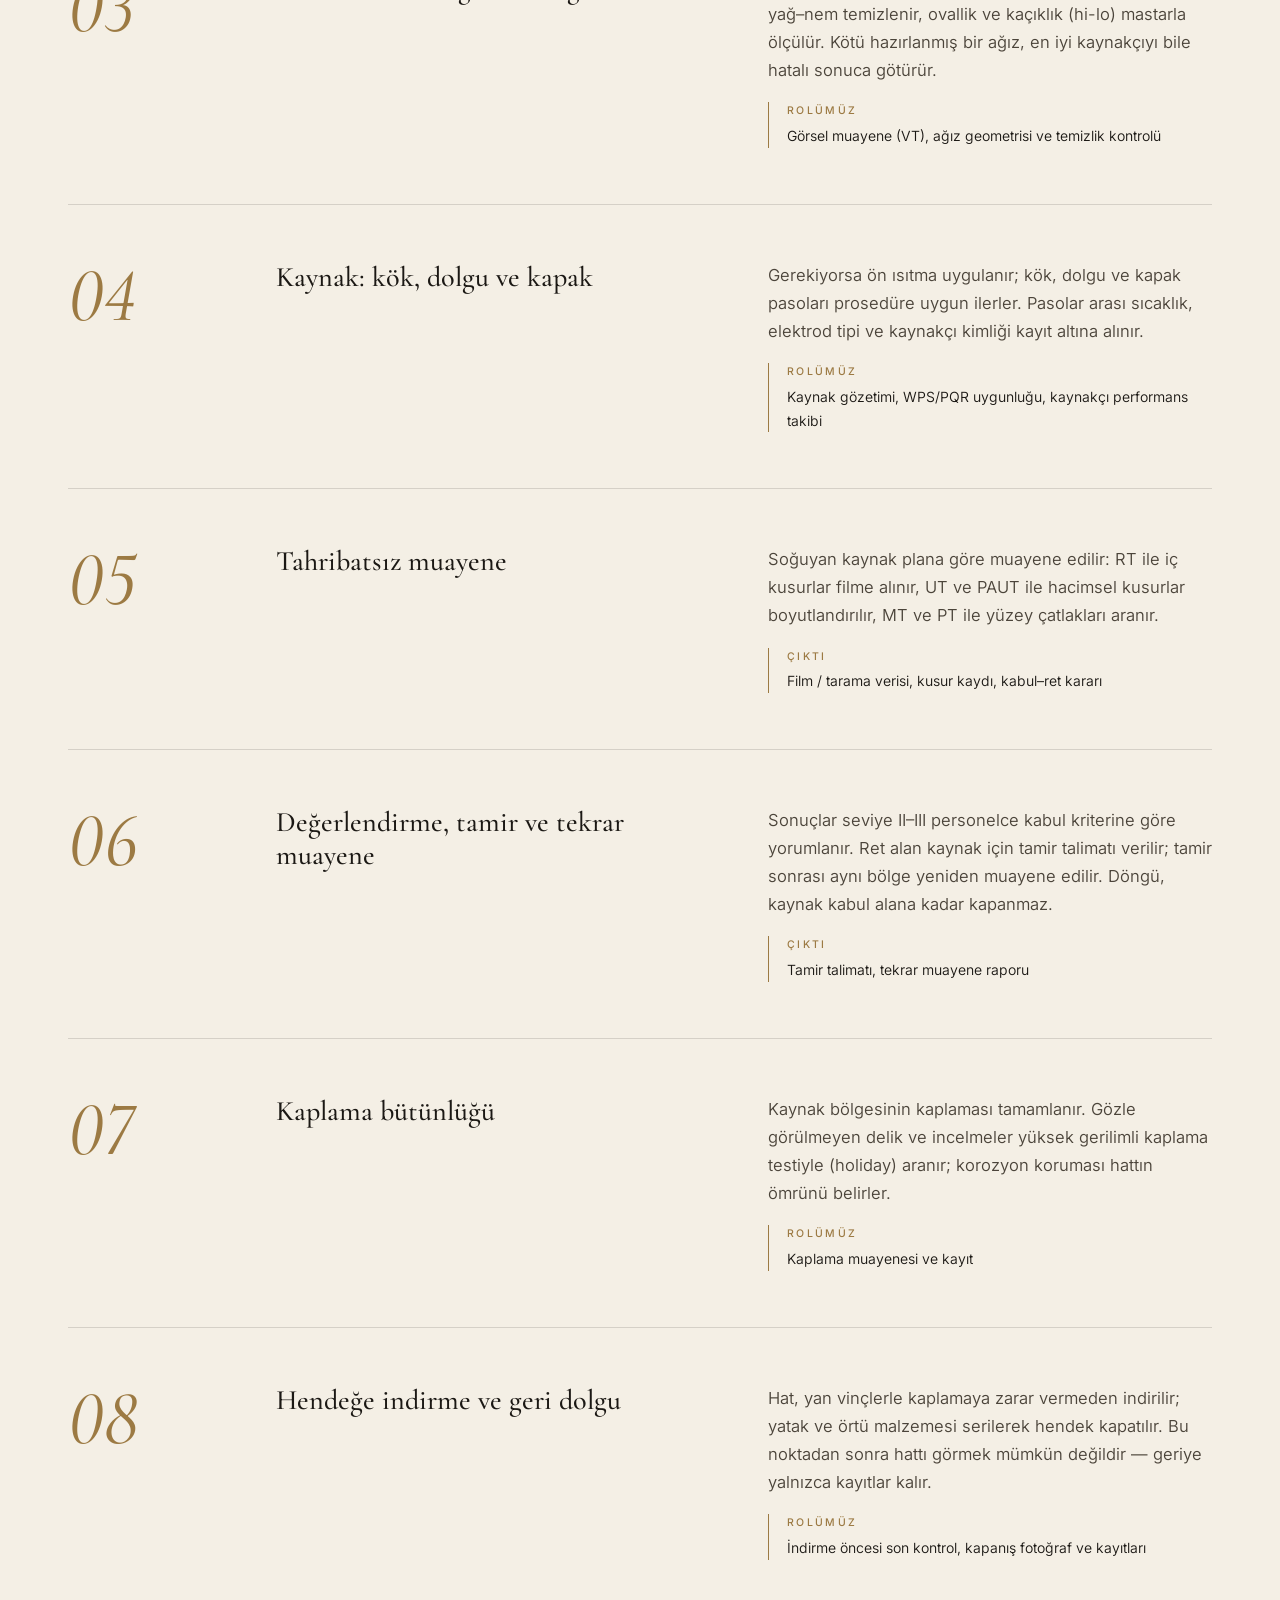
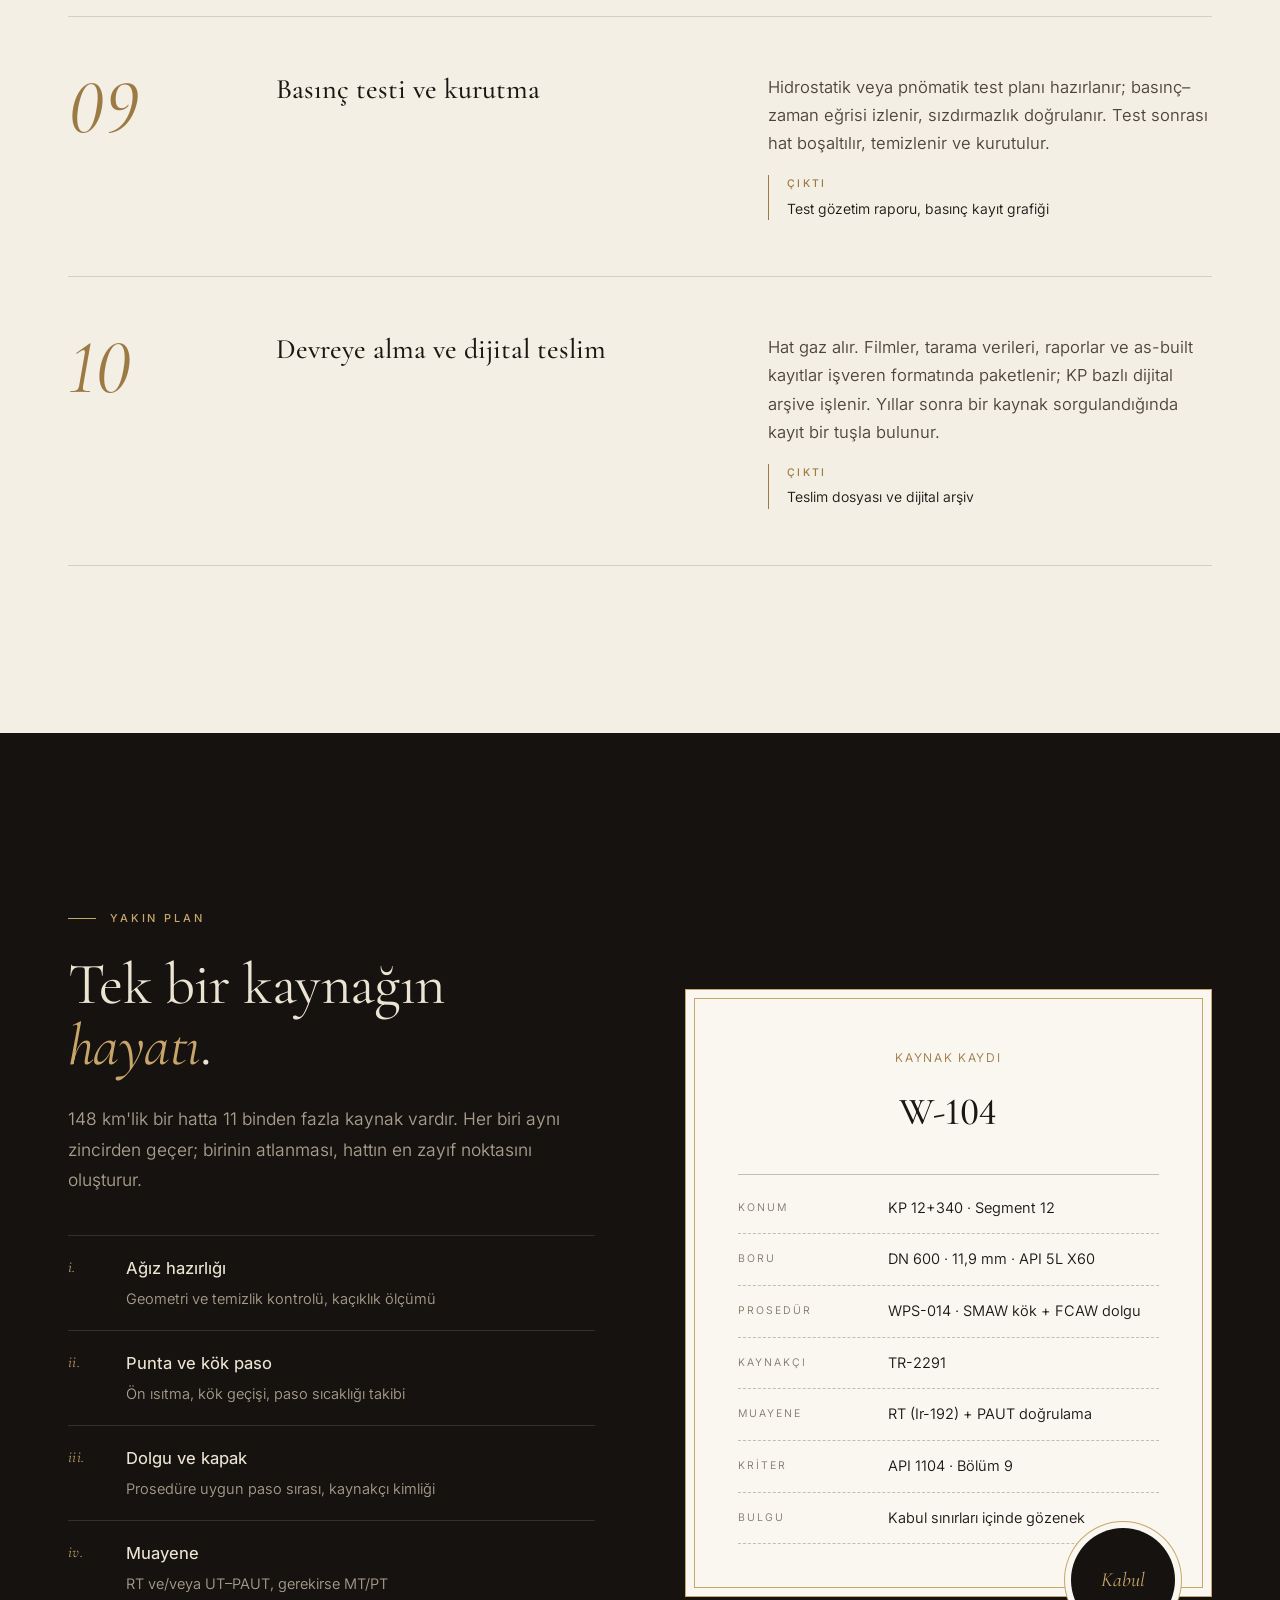
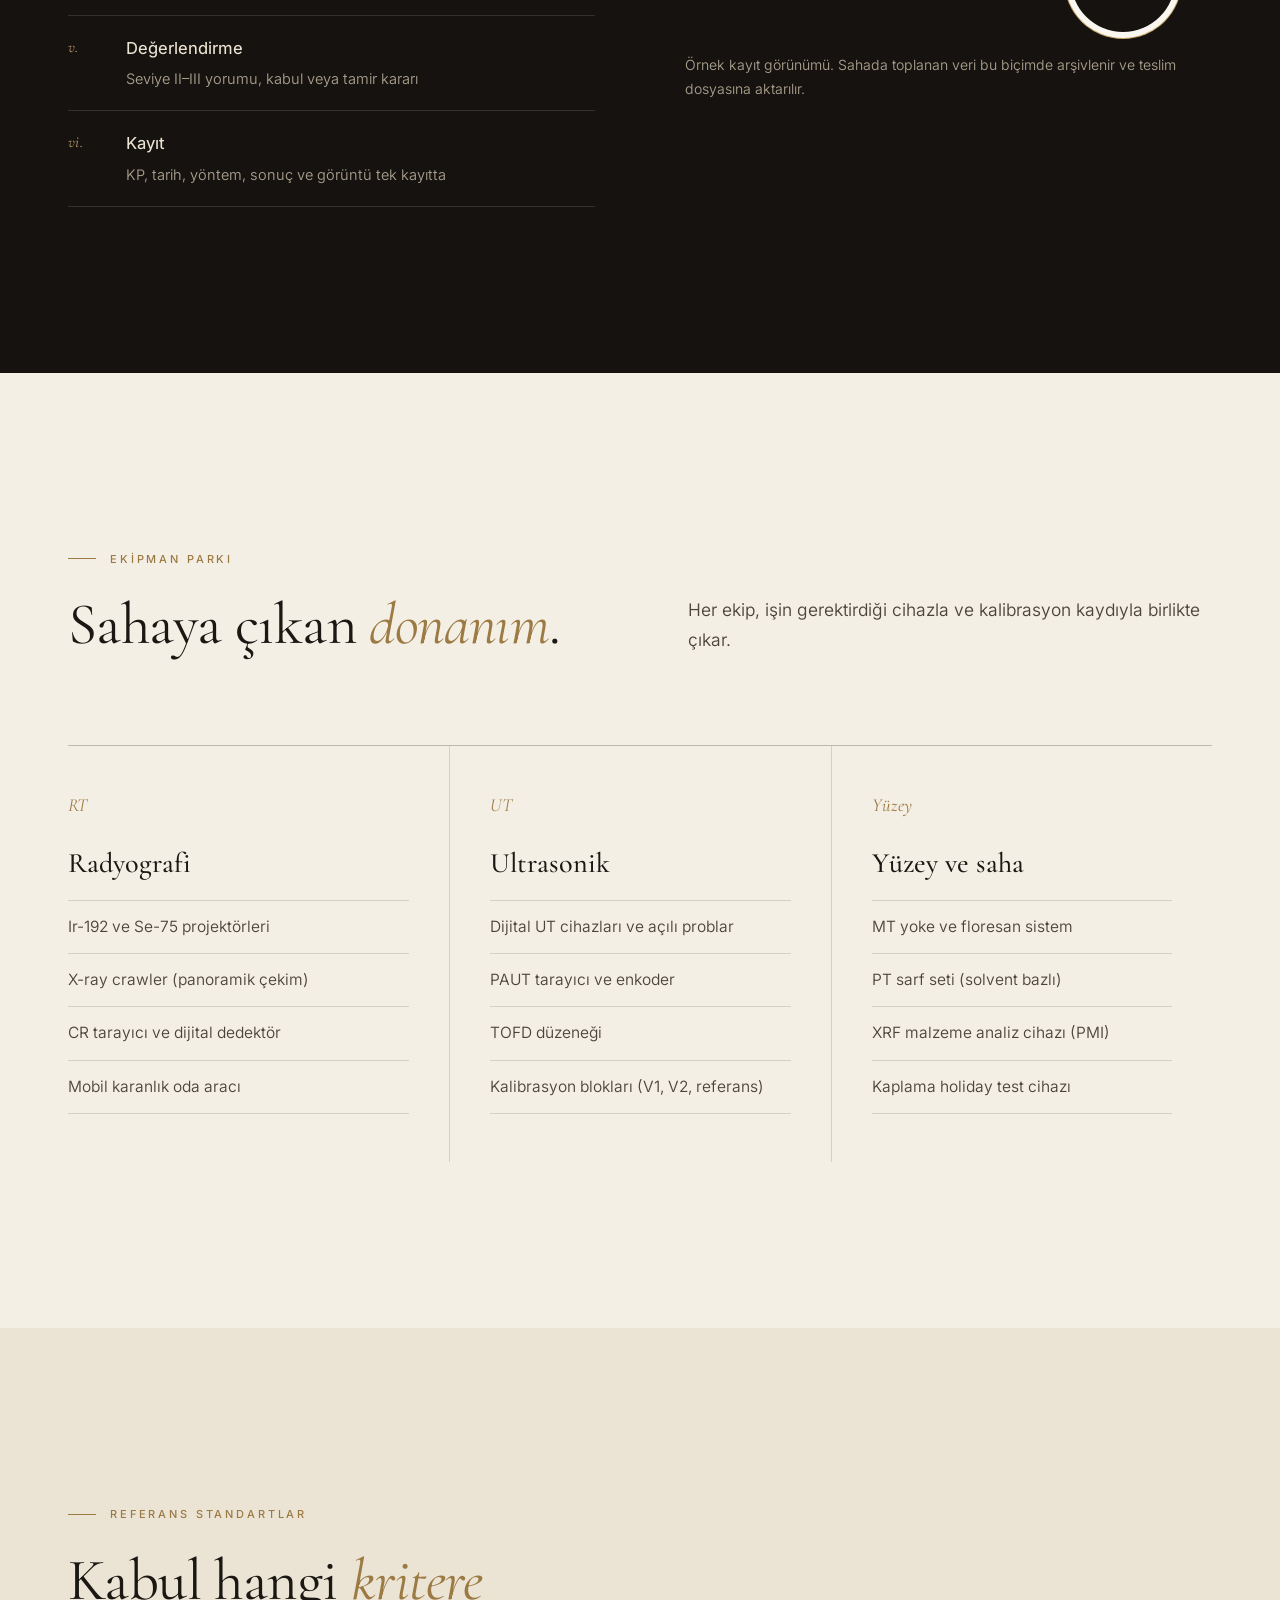
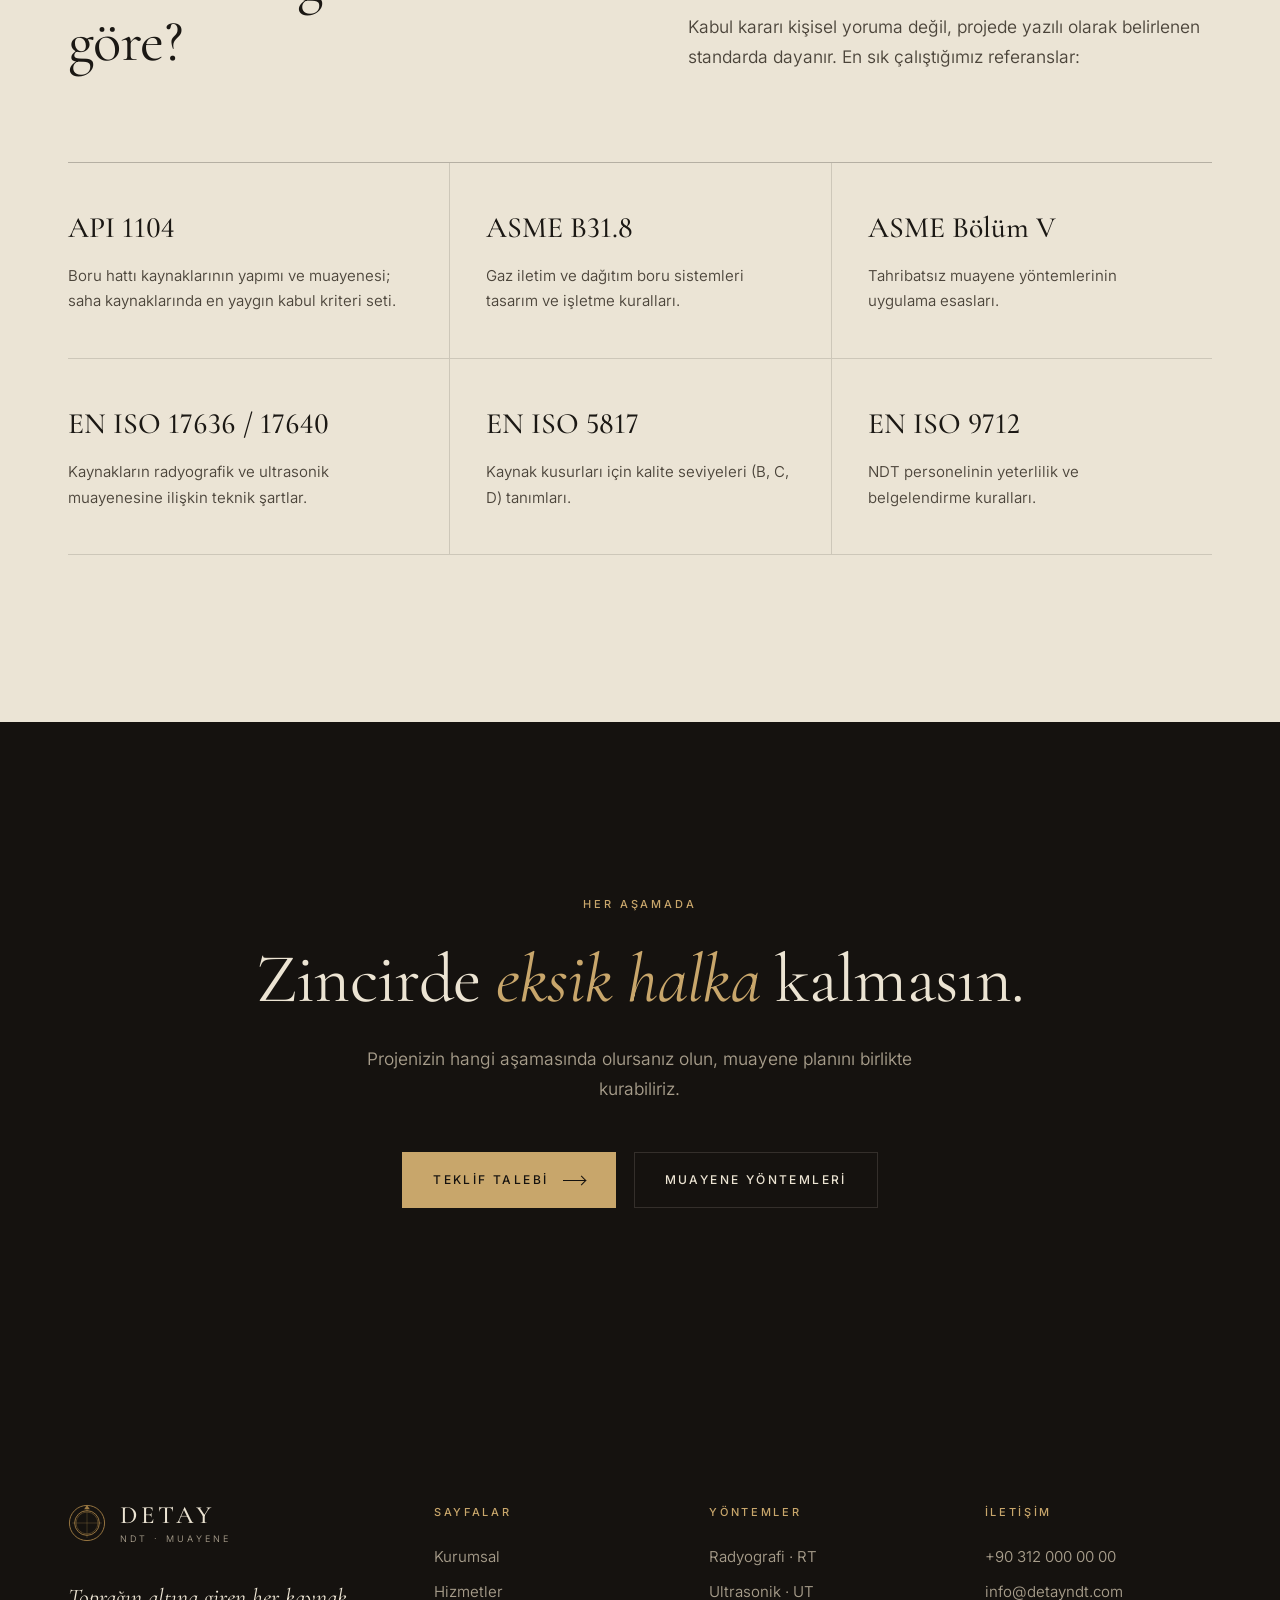
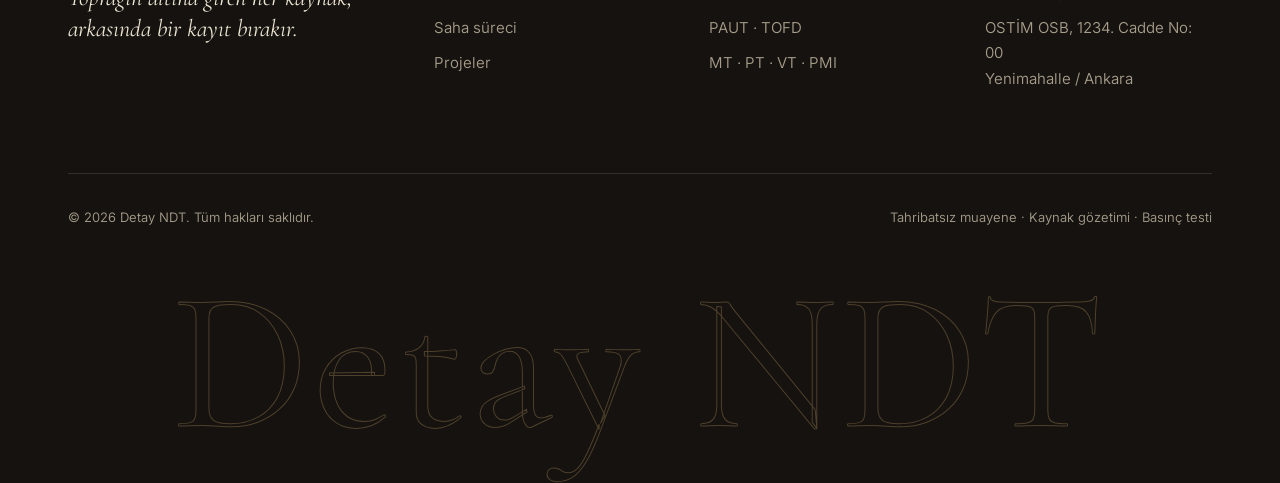
<file: surec.html>
<!doctype html>
<html lang="tr" class="no-js">
<head>
<meta charset="utf-8">
<meta name="viewport" content="width=device-width, initial-scale=1">
<title>Saha Süreci — Kazıdan Devreye Almaya | Detay NDT</title>
<meta name="description" content="Bir doğal gaz hattının kazıdan devreye almaya on adımlık yapım zinciri ve Detay NDT'nin her adımda neyi muayene edip belgelediği.">
<meta name="theme-color" content="#f4efe5">
<meta property="og:type" content="website">
<meta property="og:locale" content="tr_TR">
<meta property="og:site_name" content="Detay NDT">
<meta property="og:title" content="Saha Süreci — Kazıdan Devreye Almaya | Detay NDT">
<meta property="og:description" content="Bir doğal gaz hattının kazıdan devreye almaya on adımlık yapım zinciri ve Detay NDT'nin her adımda neyi muayene edip belgelediği.">
<link rel="icon" href="assets/img/favicon.svg" type="image/svg+xml">
<link rel="stylesheet" href="assets/css/fonts.css">
<link rel="stylesheet" href="assets/css/style.css">
</head>
<body>
<a class="skip" href="#main">İçeriğe geç</a>

<header class="header">
  <div class="wrap header__inner">
    <a class="brand" href="index.html" aria-label="Detay NDT — Ana sayfa">
      <svg class="brand__mark" viewBox="0 0 40 40" aria-hidden="true"><g fill="none" stroke="currentColor"><circle cx="20" cy="20" r="18.5"/><circle cx="20" cy="20" r="13"/><circle cx="20" cy="20" r="11.5" opacity=".45"/><path d="M20 4.5v31M4.5 20h31" opacity=".35"/></g><path d="M20 1l3 4.5h-6z" fill="currentColor"/></svg>
      <span class="brand__text"><span class="brand__name">DETAY</span><span class="brand__sub">NDT · Muayene</span></span>
    </a>
    <nav class="nav" aria-label="Ana menü">
          <a class="nav__link" href="kurumsal.html">Kurumsal</a>
          <a class="nav__link" href="hizmetler.html">Hizmetler</a>
          <a class="nav__link is-active" href="surec.html" aria-current="page">Süreç</a>
          <a class="nav__link" href="projeler.html">Projeler</a>
          <a class="nav__link" href="iletisim.html">İletişim</a>
    </nav>
    <a class="btn header__cta" href="iletisim.html">Teklif talebi</a>
    <button class="burger" type="button" aria-label="Menüyü aç" aria-expanded="false" aria-controls="drawer"><span></span><span></span></button>
  </div>
</header>

<div class="drawer" id="drawer" aria-hidden="true">
  <nav class="drawer__links" aria-label="Mobil menü">
      <a href="index.html"><span>I</span>Ana Sayfa</a>
      <a href="kurumsal.html"><span>II</span>Kurumsal</a>
      <a href="hizmetler.html"><span>III</span>Hizmetler</a>
      <a href="surec.html" class="is-active" aria-current="page"><span>IV</span>Süreç</a>
      <a href="projeler.html"><span>V</span>Projeler</a>
      <a href="iletisim.html"><span>VI</span>İletişim</a>
  </nav>
  <div class="drawer__foot">
    <a href="tel:+903120000000">+90 312 000 00 00</a>
    <a href="mailto:info@detayndt.com">info@detayndt.com</a>
    <span>OSTİM OSB · Ankara</span>
  </div>
</div>

<main id="main">
<section class="page-hero">
  <span class="page-hero__index">iii / Süreç</span>
  <div class="wrap">
    <nav class="crumbs" aria-label="Konum"><a href="index.html">Ana sayfa</a><span aria-hidden="true">/</span><span>Süreç</span></nav>
    <div class="page-hero__grid">
      <h1 class="display">
        <span class="line-mask"><span>Kazıdan</span></span>
        <span class="line-mask"><span><em>devreye almaya.</em></span></span>
      </h1>
      <p class="lead reveal" data-delay="1">Bir hat, hendek açıldığı anda başlayıp gaz aldığında biten uzun bir zincirdir. En kritik halkası ise gözle görülmeyen birleşim noktalarıdır.</p>
    </div>
  </div>
</section>

<section class="section">
  <div class="wrap">
    <div class="section__head">
      <div class="reveal">
        <span class="eyebrow">Saha zinciri</span>
        <h2 class="h2">On adımda <em>hat yapımı</em>.</h2>
      </div>
      <p class="lead reveal" data-delay="1">Sorumluluğumuz birinci adımda başlar, onuncu adımda dijital arşivle biter. Her adımda neyi belgelediğimizi açıkça yazıyoruz.</p>
    </div>

    <ol class="steps">
      <li class="step reveal"><div class="step__no">01</div><h3 class="h3">Etüt ve muayene planı</h3><div><p>Güzergâh, malzeme sınıfı, et kalınlığı, kaynak prosedürü (WPS) ve işveren şartnamesi incelenir. Hangi kaynağa hangi yöntemin uygulanacağı, muayene yüzdesi ve kabul kriteri yazılı plana bağlanır.</p><div class="step__out"><b>Çıktı</b>Muayene planı, personel ve ekipman listesi, iş programı</div></div></li>
      <li class="step reveal"><div class="step__no">02</div><h3 class="h3">Güzergâh hazırlığı ve kazı</h3><div><p>Hendek; hat çapı, örtü derinliği ve zemin sınıfına göre açılır. Kazı emniyeti, şev açısı ve mevcut altyapıyla çakışma kontrol edilir; boru yatağı kum veya elenmiş toprakla hazırlanır.</p><div class="step__out"><b>Rolümüz</b>Yatak uygunluğu ve kazı derinliğinin kayda alınması</div></div></li>
      <li class="step reveal"><div class="step__no">03</div><h3 class="h3">Boru dizimi ve ağız hazırlığı</h3><div><p>Borular güzergâh boyunca dizilir. Kaynak ağzı açılır, pas–yağ–nem temizlenir, ovallik ve kaçıklık (hi-lo) mastarla ölçülür. Kötü hazırlanmış bir ağız, en iyi kaynakçıyı bile hatalı sonuca götürür.</p><div class="step__out"><b>Rolümüz</b>Görsel muayene (VT), ağız geometrisi ve temizlik kontrolü</div></div></li>
      <li class="step reveal"><div class="step__no">04</div><h3 class="h3">Kaynak: kök, dolgu ve kapak</h3><div><p>Gerekiyorsa ön ısıtma uygulanır; kök, dolgu ve kapak pasoları prosedüre uygun ilerler. Pasolar arası sıcaklık, elektrod tipi ve kaynakçı kimliği kayıt altına alınır.</p><div class="step__out"><b>Rolümüz</b>Kaynak gözetimi, WPS/PQR uygunluğu, kaynakçı performans takibi</div></div></li>
      <li class="step reveal"><div class="step__no">05</div><h3 class="h3">Tahribatsız muayene</h3><div><p>Soğuyan kaynak plana göre muayene edilir: RT ile iç kusurlar filme alınır, UT ve PAUT ile hacimsel kusurlar boyutlandırılır, MT ve PT ile yüzey çatlakları aranır.</p><div class="step__out"><b>Çıktı</b>Film / tarama verisi, kusur kaydı, kabul–ret kararı</div></div></li>
      <li class="step reveal"><div class="step__no">06</div><h3 class="h3">Değerlendirme, tamir ve tekrar muayene</h3><div><p>Sonuçlar seviye II–III personelce kabul kriterine göre yorumlanır. Ret alan kaynak için tamir talimatı verilir; tamir sonrası aynı bölge yeniden muayene edilir. Döngü, kaynak kabul alana kadar kapanmaz.</p><div class="step__out"><b>Çıktı</b>Tamir talimatı, tekrar muayene raporu</div></div></li>
      <li class="step reveal"><div class="step__no">07</div><h3 class="h3">Kaplama bütünlüğü</h3><div><p>Kaynak bölgesinin kaplaması tamamlanır. Gözle görülmeyen delik ve incelmeler yüksek gerilimli kaplama testiyle (holiday) aranır; korozyon koruması hattın ömrünü belirler.</p><div class="step__out"><b>Rolümüz</b>Kaplama muayenesi ve kayıt</div></div></li>
      <li class="step reveal"><div class="step__no">08</div><h3 class="h3">Hendeğe indirme ve geri dolgu</h3><div><p>Hat, yan vinçlerle kaplamaya zarar vermeden indirilir; yatak ve örtü malzemesi serilerek hendek kapatılır. Bu noktadan sonra hattı görmek mümkün değildir — geriye yalnızca kayıtlar kalır.</p><div class="step__out"><b>Rolümüz</b>İndirme öncesi son kontrol, kapanış fotoğraf ve kayıtları</div></div></li>
      <li class="step reveal"><div class="step__no">09</div><h3 class="h3">Basınç testi ve kurutma</h3><div><p>Hidrostatik veya pnömatik test planı hazırlanır; basınç–zaman eğrisi izlenir, sızdırmazlık doğrulanır. Test sonrası hat boşaltılır, temizlenir ve kurutulur.</p><div class="step__out"><b>Çıktı</b>Test gözetim raporu, basınç kayıt grafiği</div></div></li>
      <li class="step reveal"><div class="step__no">10</div><h3 class="h3">Devreye alma ve dijital teslim</h3><div><p>Hat gaz alır. Filmler, tarama verileri, raporlar ve as-built kayıtlar işveren formatında paketlenir; KP bazlı dijital arşive işlenir. Yıllar sonra bir kaynak sorgulandığında kayıt bir tuşla bulunur.</p><div class="step__out"><b>Çıktı</b>Teslim dosyası ve dijital arşiv</div></div></li>
    </ol>
  </div>
</section>

<section class="section dark">
  <div class="wrap split">
    <div class="reveal">
      <span class="eyebrow">Yakın plan</span>
      <h2 class="h2" style="margin:26px 0 28px">Tek bir kaynağın <em>hayatı</em>.</h2>
      <p class="lead">148 km'lik bir hatta 11 binden fazla kaynak vardır. Her biri aynı zincirden geçer; birinin atlanması, hattın en zayıf noktasını oluşturur.</p>
      <ol class="timeline-small" style="margin-top:40px">
        <li><span class="numeral">i.</span><div><b>Ağız hazırlığı</b><span>Geometri ve temizlik kontrolü, kaçıklık ölçümü</span></div></li>
        <li><span class="numeral">ii.</span><div><b>Punta ve kök paso</b><span>Ön ısıtma, kök geçişi, paso sıcaklığı takibi</span></div></li>
        <li><span class="numeral">iii.</span><div><b>Dolgu ve kapak</b><span>Prosedüre uygun paso sırası, kaynakçı kimliği</span></div></li>
        <li><span class="numeral">iv.</span><div><b>Muayene</b><span>RT ve/veya UT–PAUT, gerekirse MT/PT</span></div></li>
        <li><span class="numeral">v.</span><div><b>Değerlendirme</b><span>Seviye II–III yorumu, kabul veya tamir kararı</span></div></li>
        <li><span class="numeral">vi.</span><div><b>Kayıt</b><span>KP, tarih, yöntem, sonuç ve görüntü tek kayıtta</span></div></li>
      </ol>
    </div>
    <div class="reveal" data-delay="1">
      <div class="certificate" role="figure" aria-label="Örnek kaynak kaydı">
        <div class="certificate__head">
          <span class="mono">Kaynak kaydı</span>
          <h3>W-104</h3>
        </div>
        <dl>
          <div><dt>Konum</dt><dd>KP 12+340 · Segment 12</dd></div>
          <div><dt>Boru</dt><dd>DN 600 · 11,9 mm · API 5L X60</dd></div>
          <div><dt>Prosedür</dt><dd>WPS-014 · SMAW kök + FCAW dolgu</dd></div>
          <div><dt>Kaynakçı</dt><dd>TR-2291</dd></div>
          <div><dt>Muayene</dt><dd>RT (Ir-192) + PAUT doğrulama</dd></div>
          <div><dt>Kriter</dt><dd>API 1104 · Bölüm 9</dd></div>
          <div><dt>Bulgu</dt><dd>Kabul sınırları içinde gözenek</dd></div>
        </dl>
        <div class="certificate__seal">Kabul</div>
      </div>
      <p class="small" style="margin-top:56px;color:var(--on-dark-2)">Örnek kayıt görünümü. Sahada toplanan veri bu biçimde arşivlenir ve teslim dosyasına aktarılır.</p>
    </div>
  </div>
</section>

<section class="section">
  <div class="wrap">
    <div class="section__head">
      <div class="reveal">
        <span class="eyebrow">Ekipman parkı</span>
        <h2 class="h2">Sahaya çıkan <em>donanım</em>.</h2>
      </div>
      <p class="lead reveal" data-delay="1">Her ekip, işin gerektirdiği cihazla ve kalibrasyon kaydıyla birlikte çıkar.</p>
    </div>
    <div class="grid-3">
      <div class="feature reveal"><span class="numeral">RT</span><h3 class="h3">Radyografi</h3><ul class="list-lines list-lines--compact"><li><p>Ir-192 ve Se-75 projektörleri</p></li><li><p>X-ray crawler (panoramik çekim)</p></li><li><p>CR tarayıcı ve dijital dedektör</p></li><li><p>Mobil karanlık oda aracı</p></li></ul></div>
      <div class="feature reveal" data-delay="1"><span class="numeral">UT</span><h3 class="h3">Ultrasonik</h3><ul class="list-lines list-lines--compact"><li><p>Dijital UT cihazları ve açılı problar</p></li><li><p>PAUT tarayıcı ve enkoder</p></li><li><p>TOFD düzeneği</p></li><li><p>Kalibrasyon blokları (V1, V2, referans)</p></li></ul></div>
      <div class="feature reveal" data-delay="2"><span class="numeral">Yüzey</span><h3 class="h3">Yüzey ve saha</h3><ul class="list-lines list-lines--compact"><li><p>MT yoke ve floresan sistem</p></li><li><p>PT sarf seti (solvent bazlı)</p></li><li><p>XRF malzeme analiz cihazı (PMI)</p></li><li><p>Kaplama holiday test cihazı</p></li></ul></div>
    </div>
  </div>
</section>

<section class="section section--paper">
  <div class="wrap">
    <div class="section__head">
      <div class="reveal">
        <span class="eyebrow">Referans standartlar</span>
        <h2 class="h2">Kabul hangi <em>kritere</em> göre?</h2>
      </div>
      <p class="lead reveal" data-delay="1">Kabul kararı kişisel yoruma değil, projede yazılı olarak belirlenen standarda dayanır. En sık çalıştığımız referanslar:</p>
    </div>
    <div class="std">
      <div class="reveal"><h3>API 1104</h3><p>Boru hattı kaynaklarının yapımı ve muayenesi; saha kaynaklarında en yaygın kabul kriteri seti.</p></div>
      <div class="reveal" data-delay="1"><h3>ASME B31.8</h3><p>Gaz iletim ve dağıtım boru sistemleri tasarım ve işletme kuralları.</p></div>
      <div class="reveal" data-delay="2"><h3>ASME Bölüm V</h3><p>Tahribatsız muayene yöntemlerinin uygulama esasları.</p></div>
      <div class="reveal"><h3>EN ISO 17636 / 17640</h3><p>Kaynakların radyografik ve ultrasonik muayenesine ilişkin teknik şartlar.</p></div>
      <div class="reveal" data-delay="1"><h3>EN ISO 5817</h3><p>Kaynak kusurları için kalite seviyeleri (B, C, D) tanımları.</p></div>
      <div class="reveal" data-delay="2"><h3>EN ISO 9712</h3><p>NDT personelinin yeterlilik ve belgelendirme kuralları.</p></div>
    </div>
  </div>
</section>

<section class="section dark cta">
  <div class="wrap">
    <span class="eyebrow eyebrow--plain reveal">Her aşamada</span>
    <h2 class="h2 reveal">Zincirde <em>eksik halka</em> kalmasın.</h2>
    <p class="lead reveal" data-delay="1">Projenizin hangi aşamasında olursanız olun, muayene planını birlikte kurabiliriz.</p>
    <div class="cta__actions reveal" data-delay="2">
      <a class="btn btn--light" href="iletisim.html">Teklif talebi <span class="arrow"></span></a>
      <a class="btn btn--outline-light" href="hizmetler.html">Muayene yöntemleri</a>
    </div>
  </div>
</section>
</main>

<footer class="footer">
  <div class="wrap">
    <div class="footer__top">
      <div>
        <a class="brand" href="index.html" aria-label="Detay NDT — Ana sayfa">
          <svg class="brand__mark" viewBox="0 0 40 40" aria-hidden="true"><g fill="none" stroke="currentColor"><circle cx="20" cy="20" r="18.5"/><circle cx="20" cy="20" r="13"/><circle cx="20" cy="20" r="11.5" opacity=".45"/><path d="M20 4.5v31M4.5 20h31" opacity=".35"/></g><path d="M20 1l3 4.5h-6z" fill="currentColor"/></svg>
          <span class="brand__text"><span class="brand__name">DETAY</span><span class="brand__sub">NDT · Muayene</span></span>
        </a>
        <p class="footer__claim">Toprağın altına giren her kaynak, arkasında bir kayıt bırakır.</p>
      </div>
      <div>
        <h4>Sayfalar</h4>
        <ul>
          <li><a href="kurumsal.html">Kurumsal</a></li>
          <li><a href="hizmetler.html">Hizmetler</a></li>
          <li><a href="surec.html">Saha süreci</a></li>
          <li><a href="projeler.html">Projeler</a></li>
        </ul>
      </div>
      <div>
        <h4>Yöntemler</h4>
        <ul>
          <li><a href="hizmetler.html#rt">Radyografi · RT</a></li>
          <li><a href="hizmetler.html#ut">Ultrasonik · UT</a></li>
          <li><a href="hizmetler.html#paut">PAUT · TOFD</a></li>
          <li><a href="hizmetler.html#tamamlayici">MT · PT · VT · PMI</a></li>
        </ul>
      </div>
      <div>
        <h4>İletişim</h4>
        <ul>
          <li><a href="tel:+903120000000">+90 312 000 00 00</a></li>
          <li><a href="mailto:info@detayndt.com">info@detayndt.com</a></li>
          <li>OSTİM OSB, 1234. Cadde No: 00<br>Yenimahalle / Ankara</li>
        </ul>
      </div>
    </div>
    <div class="footer__bottom">
      <span>© <span data-year>2026</span> Detay NDT. Tüm hakları saklıdır.</span>
      <span>Tahribatsız muayene · Kaynak gözetimi · Basınç testi</span>
    </div>
    <div class="footer__word" aria-hidden="true">Detay NDT</div>
  </div>
</footer>

<script src="assets/js/main.js" defer></script>
</body>
</html>
</file>
<file: assets/css/fonts.css>
/* Yerel yazı tipleri — dış CDN'e bağımlılık yok (Cormorant Garamond + Inter, SIL OFL) */
@font-face {
  font-family: 'Inter';
  font-style: normal;
  font-weight: 300 700;
  font-display: swap;
  src: url(../fonts/inter-latin-ext-wght-normal.woff2) format('woff2');
  unicode-range: U+0100-02BA, U+02BD-02C5, U+02C7-02CC, U+02CE-02D7, U+02DD-02FF, U+0304, U+0308, U+0329, U+1D00-1DBF, U+1E00-1E9F, U+1EF2-1EFF, U+2020, U+20A0-20AB, U+20AD-20C0, U+2113, U+2C60-2C7F, U+A720-A7FF;
}
@font-face {
  font-family: 'Inter';
  font-style: normal;
  font-weight: 300 700;
  font-display: swap;
  src: url(../fonts/inter-latin-wght-normal.woff2) format('woff2');
  unicode-range: U+0000-00FF, U+0131, U+0152-0153, U+02BB-02BC, U+02C6, U+02DA, U+02DC, U+0304, U+0308, U+0329, U+2000-206F, U+20AC, U+2122, U+2191, U+2193, U+2212, U+2215, U+FEFF, U+FFFD;
}
@font-face {
  font-family: 'Cormorant Garamond';
  font-style: normal;
  font-weight: 400;
  font-display: swap;
  src: url(../fonts/cormorant-garamond-latin-ext-400-normal.woff2) format('woff2');
  unicode-range: U+0100-02BA, U+02BD-02C5, U+02C7-02CC, U+02CE-02D7, U+02DD-02FF, U+0304, U+0308, U+0329, U+1D00-1DBF, U+1E00-1E9F, U+1EF2-1EFF, U+2020, U+20A0-20AB, U+20AD-20C0, U+2113, U+2C60-2C7F, U+A720-A7FF;
}
@font-face {
  font-family: 'Cormorant Garamond';
  font-style: normal;
  font-weight: 400;
  font-display: swap;
  src: url(../fonts/cormorant-garamond-latin-400-normal.woff2) format('woff2');
  unicode-range: U+0000-00FF, U+0131, U+0152-0153, U+02BB-02BC, U+02C6, U+02DA, U+02DC, U+0304, U+0308, U+0329, U+2000-206F, U+20AC, U+2122, U+2191, U+2193, U+2212, U+2215, U+FEFF, U+FFFD;
}
@font-face {
  font-family: 'Cormorant Garamond';
  font-style: normal;
  font-weight: 500;
  font-display: swap;
  src: url(../fonts/cormorant-garamond-latin-ext-500-normal.woff2) format('woff2');
  unicode-range: U+0100-02BA, U+02BD-02C5, U+02C7-02CC, U+02CE-02D7, U+02DD-02FF, U+0304, U+0308, U+0329, U+1D00-1DBF, U+1E00-1E9F, U+1EF2-1EFF, U+2020, U+20A0-20AB, U+20AD-20C0, U+2113, U+2C60-2C7F, U+A720-A7FF;
}
@font-face {
  font-family: 'Cormorant Garamond';
  font-style: normal;
  font-weight: 500;
  font-display: swap;
  src: url(../fonts/cormorant-garamond-latin-500-normal.woff2) format('woff2');
  unicode-range: U+0000-00FF, U+0131, U+0152-0153, U+02BB-02BC, U+02C6, U+02DA, U+02DC, U+0304, U+0308, U+0329, U+2000-206F, U+20AC, U+2122, U+2191, U+2193, U+2212, U+2215, U+FEFF, U+FFFD;
}
@font-face {
  font-family: 'Cormorant Garamond';
  font-style: normal;
  font-weight: 600;
  font-display: swap;
  src: url(../fonts/cormorant-garamond-latin-ext-600-normal.woff2) format('woff2');
  unicode-range: U+0100-02BA, U+02BD-02C5, U+02C7-02CC, U+02CE-02D7, U+02DD-02FF, U+0304, U+0308, U+0329, U+1D00-1DBF, U+1E00-1E9F, U+1EF2-1EFF, U+2020, U+20A0-20AB, U+20AD-20C0, U+2113, U+2C60-2C7F, U+A720-A7FF;
}
@font-face {
  font-family: 'Cormorant Garamond';
  font-style: normal;
  font-weight: 600;
  font-display: swap;
  src: url(../fonts/cormorant-garamond-latin-600-normal.woff2) format('woff2');
  unicode-range: U+0000-00FF, U+0131, U+0152-0153, U+02BB-02BC, U+02C6, U+02DA, U+02DC, U+0304, U+0308, U+0329, U+2000-206F, U+20AC, U+2122, U+2191, U+2193, U+2212, U+2215, U+FEFF, U+FFFD;
}
@font-face {
  font-family: 'Cormorant Garamond';
  font-style: italic;
  font-weight: 400;
  font-display: swap;
  src: url(../fonts/cormorant-garamond-latin-ext-400-italic.woff2) format('woff2');
  unicode-range: U+0100-02BA, U+02BD-02C5, U+02C7-02CC, U+02CE-02D7, U+02DD-02FF, U+0304, U+0308, U+0329, U+1D00-1DBF, U+1E00-1E9F, U+1EF2-1EFF, U+2020, U+20A0-20AB, U+20AD-20C0, U+2113, U+2C60-2C7F, U+A720-A7FF;
}
@font-face {
  font-family: 'Cormorant Garamond';
  font-style: italic;
  font-weight: 400;
  font-display: swap;
  src: url(../fonts/cormorant-garamond-latin-400-italic.woff2) format('woff2');
  unicode-range: U+0000-00FF, U+0131, U+0152-0153, U+02BB-02BC, U+02C6, U+02DA, U+02DC, U+0304, U+0308, U+0329, U+2000-206F, U+20AC, U+2122, U+2191, U+2193, U+2212, U+2215, U+FEFF, U+FFFD;
}
@font-face {
  font-family: 'Cormorant Garamond';
  font-style: italic;
  font-weight: 500;
  font-display: swap;
  src: url(../fonts/cormorant-garamond-latin-ext-500-italic.woff2) format('woff2');
  unicode-range: U+0100-02BA, U+02BD-02C5, U+02C7-02CC, U+02CE-02D7, U+02DD-02FF, U+0304, U+0308, U+0329, U+1D00-1DBF, U+1E00-1E9F, U+1EF2-1EFF, U+2020, U+20A0-20AB, U+20AD-20C0, U+2113, U+2C60-2C7F, U+A720-A7FF;
}
@font-face {
  font-family: 'Cormorant Garamond';
  font-style: italic;
  font-weight: 500;
  font-display: swap;
  src: url(../fonts/cormorant-garamond-latin-500-italic.woff2) format('woff2');
  unicode-range: U+0000-00FF, U+0131, U+0152-0153, U+02BB-02BC, U+02C6, U+02DA, U+02DC, U+0304, U+0308, U+0329, U+2000-206F, U+20AC, U+2122, U+2191, U+2193, U+2212, U+2215, U+FEFF, U+FFFD;
}
</file>
<file: assets/css/style.css>
/* ==========================================================================
   Detay NDT — Kurumsal site
   Tarz: premium / editoryal — fildişi kâğıt, espresso bantlar, pirinç vurgu,
   serif başlıklar ve teknik çizim (levha) estetiği.
   ========================================================================== */

:root {
  /* Zeminler */
  --ivory:   #f4efe5;   /* sayfa zemini */
  --paper:   #ebe4d5;   /* ikincil yüzey */
  --cream:   #faf7f0;   /* kart yüzeyi */
  --night:   #15120f;   /* koyu bant */
  --night-2: #1f1b16;   /* koyu bant üst katman */

  /* Metin */
  --ink:     #1b1814;
  --ink-2:   #4b443a;
  --muted:   #82796b;
  --on-dark: #ece4d3;
  --on-dark-2: #a79d8b;

  /* Vurgu: pirinç */
  --gold:    #9c7a43;   /* açık zeminde (AA kontrast) */
  --gold-2:  #c8a66b;   /* koyu zeminde */
  --gold-3:  #e3cd9f;

  /* Çizgiler */
  --line:      rgba(27, 24, 20, .14);
  --line-2:    rgba(27, 24, 20, .26);
  --line-dark: rgba(236, 228, 211, .14);

  /* Tipografi */
  --serif: 'Cormorant Garamond', 'Times New Roman', Georgia, serif;
  --sans:  'Inter', system-ui, -apple-system, 'Segoe UI', Roboto, sans-serif;

  /* Ölçüler */
  --wrap: 1240px;
  --gutter: clamp(20px, 4vw, 48px);
  --section: clamp(96px, 13vw, 176px);
  --ease: cubic-bezier(.2, .7, .1, 1);
}

/* ---------- Temel ---------- */
*, *::before, *::after { box-sizing: border-box; }
html { -webkit-text-size-adjust: 100%; scroll-behavior: smooth; }
body {
  margin: 0;
  background: var(--ivory);
  color: var(--ink);
  font-family: var(--sans);
  font-weight: 350;
  font-size: 16.5px;
  line-height: 1.7;
  -webkit-font-smoothing: antialiased;
  font-variant-numeric: lining-nums;
  text-rendering: optimizeLegibility;
  overflow-x: hidden;
}
img, svg { display: block; max-width: 100%; }
a { color: inherit; text-decoration: none; }
p { margin: 0 0 1.1em; }
h1, h2, h3, h4 { margin: 0; font-weight: 500; }
ul, ol { margin: 0; padding: 0; list-style: none; }
button, input, select, textarea { font: inherit; color: inherit; }
::selection { background: var(--gold-3); color: var(--ink); }
:focus-visible { outline: 1px solid var(--gold); outline-offset: 4px; }

.wrap { width: 100%; max-width: var(--wrap); margin: 0 auto; padding: 0 var(--gutter); }
.skip {
  position: absolute; left: 16px; top: -60px; z-index: 100;
  background: var(--ink); color: var(--ivory); padding: 10px 16px; font-size: 14px;
}
.skip:focus { top: 16px; }

/* ---------- Tipografik yapı taşları ---------- */
.eyebrow {
  display: inline-flex; align-items: center; gap: 14px;
  font-size: 11px; font-weight: 500; letter-spacing: .26em; text-transform: uppercase;
  color: var(--gold);
}
.eyebrow::before { content: ""; width: 28px; height: 1px; background: currentColor; }
.eyebrow--plain::before { display: none; }

.display {
  font-family: var(--serif);
  font-weight: 400;
  font-size: clamp(3rem, 7.4vw, 6.9rem);
  line-height: .98;
  letter-spacing: -.015em;
}
.h2 {
  font-family: var(--serif);
  font-weight: 400;
  font-size: clamp(2.3rem, 4.6vw, 4rem);
  line-height: 1.04;
  letter-spacing: -.01em;
}
.h3 {
  font-family: var(--serif);
  font-weight: 500;
  font-size: clamp(1.55rem, 2.2vw, 2rem);
  line-height: 1.15;
}
.display em, .h2 em, .h3 em, .quote em { font-style: italic; color: var(--gold); }
.lead {
  font-size: clamp(1.05rem, 1.35vw, 1.2rem);
  line-height: 1.75;
  color: var(--ink-2);
  max-width: 34em;
}
.small { font-size: 14px; color: var(--muted); }
.numeral {
  font-family: var(--serif); font-style: italic; font-weight: 400;
  color: var(--gold); font-size: 1.15rem; letter-spacing: .02em;
}
.mono {
  font-feature-settings: "tnum" 1;
  font-size: 12px; letter-spacing: .14em; text-transform: uppercase;
}

/* ---------- Düğmeler ---------- */
.btn {
  position: relative; display: inline-flex; align-items: center; gap: 14px;
  padding: 17px 30px; border: 1px solid var(--ink);
  font-size: 12px; font-weight: 500; letter-spacing: .2em; text-transform: uppercase;
  background: var(--ink); color: var(--ivory);
  cursor: pointer; overflow: hidden; isolation: isolate;
  transition: color .5s var(--ease), border-color .5s var(--ease);
}
.btn::before {
  content: ""; position: absolute; inset: 0; z-index: -1;
  background: var(--gold); transform: scaleX(0); transform-origin: right;
  transition: transform .6s var(--ease);
}
.btn:hover::before { transform: scaleX(1); transform-origin: left; }
.btn:hover { border-color: var(--gold); }
.btn .arrow { width: 22px; height: 1px; background: currentColor; position: relative; transition: width .5s var(--ease); }
.btn .arrow::after {
  content: ""; position: absolute; right: 0; top: -3px; width: 7px; height: 7px;
  border-top: 1px solid currentColor; border-right: 1px solid currentColor; transform: rotate(45deg);
}
.btn:hover .arrow { width: 32px; }
.btn--ghost { background: transparent; color: var(--ink); }
.btn--ghost:hover { color: var(--ivory); }
.btn--light { background: var(--gold-2); border-color: var(--gold-2); color: var(--night); }
.btn--light::before { background: var(--on-dark); }
.btn--light:hover { border-color: var(--on-dark); }
.btn--outline-light { background: transparent; color: var(--on-dark); border-color: var(--line-dark); }
.btn--outline-light::before { background: var(--on-dark); }
.btn--outline-light:hover { color: var(--night); border-color: var(--on-dark); }

.link {
  display: inline-flex; align-items: center; gap: 12px;
  font-size: 12px; font-weight: 500; letter-spacing: .2em; text-transform: uppercase;
  padding-bottom: 6px; border-bottom: 1px solid var(--line-2);
  transition: border-color .4s var(--ease), gap .4s var(--ease);
}
.link:hover { border-color: var(--gold); gap: 18px; }
.link::after { content: "→"; font-family: var(--sans); letter-spacing: 0; }

/* ---------- Üstbilgi ---------- */
.header {
  position: fixed; inset: 0 0 auto 0; z-index: 50;
  transition: background .5s var(--ease), border-color .5s var(--ease), transform .5s var(--ease);
  border-bottom: 1px solid transparent;
}
.header.is-scrolled {
  background: rgba(244, 239, 229, .92);
  -webkit-backdrop-filter: saturate(140%) blur(12px);
  backdrop-filter: saturate(140%) blur(12px);
  border-color: var(--line);
}
.header.is-hidden { transform: translateY(-100%); }
.header__inner { display: flex; align-items: center; justify-content: space-between; height: 92px; transition: height .5s var(--ease); }
.header.is-scrolled .header__inner { height: 74px; }

.brand { display: inline-flex; align-items: center; gap: 14px; }
.brand__mark { width: 38px; height: 38px; color: var(--gold); flex: none; }
.brand__text { display: flex; flex-direction: column; line-height: 1; }
.brand__name { font-family: var(--serif); font-size: 25px; font-weight: 500; letter-spacing: .14em; }
.brand__sub { font-size: 9px; letter-spacing: .34em; text-transform: uppercase; color: var(--muted); margin-top: 6px; }

.nav { display: flex; align-items: center; gap: clamp(20px, 2.6vw, 40px); }
.nav__link {
  position: relative; font-size: 12px; font-weight: 450; letter-spacing: .16em; text-transform: uppercase;
  color: var(--ink-2); padding: 6px 0; transition: color .3s;
}
.nav__link::after {
  content: ""; position: absolute; left: 0; right: 0; bottom: 0; height: 1px; background: var(--gold);
  transform: scaleX(0); transform-origin: right; transition: transform .5s var(--ease);
}
.nav__link:hover, .nav__link.is-active { color: var(--ink); }
.nav__link:hover::after, .nav__link.is-active::after { transform: scaleX(1); transform-origin: left; }
.header__cta { padding: 13px 22px; }

.burger {
  display: none; width: 46px; height: 46px; border: 1px solid var(--line-2); background: transparent;
  cursor: pointer; position: relative; z-index: 60;
}
.burger span { position: absolute; left: 13px; right: 13px; height: 1px; background: var(--ink); transition: transform .5s var(--ease), top .5s var(--ease), background .3s; }
.burger span:nth-child(1) { top: 19px; }
.burger span:nth-child(2) { top: 26px; }
.menu-open .burger { border-color: var(--line-dark); }
.menu-open .burger span { background: var(--on-dark); }
.menu-open .burger span:nth-child(1) { top: 22px; transform: rotate(45deg); }
.menu-open .burger span:nth-child(2) { top: 22px; transform: rotate(-45deg); }

/* Mobil tam ekran menü */
.drawer {
  position: fixed; inset: 0; z-index: 55; background: var(--night); color: var(--on-dark);
  display: flex; flex-direction: column; justify-content: space-between;
  padding: 120px var(--gutter) 40px;
  clip-path: inset(0 0 100% 0); visibility: hidden;
  transition: clip-path .8s var(--ease), visibility 0s .8s;
}
.menu-open .drawer { clip-path: inset(0 0 0 0); visibility: visible; transition: clip-path .8s var(--ease); }
.drawer__links a {
  display: flex; align-items: baseline; gap: 18px;
  font-family: var(--serif); font-size: clamp(2.2rem, 9vw, 3.4rem); line-height: 1.25;
  border-bottom: 1px solid var(--line-dark); padding: 6px 0;
}
.drawer__links a span { font-family: var(--serif); font-style: italic; font-size: 1rem; color: var(--gold-2); width: 2em; }
.drawer__links a.is-active { color: var(--gold-2); }
.drawer__foot { display: grid; gap: 4px; font-size: 14px; color: var(--on-dark-2); }
.drawer__foot a { color: var(--on-dark); }
.menu-open .header { z-index: 60; background: transparent; border-color: transparent; backdrop-filter: none; -webkit-backdrop-filter: none; }
.menu-open .brand__name { color: var(--on-dark); }
.menu-open .header__cta { visibility: hidden; }
body.menu-open { overflow: hidden; }

/* ---------- Ana sayfa: açılış ---------- */
.hero { position: relative; padding: 168px 0 0; min-height: 100vh; min-height: 100svh; display: flex; flex-direction: column; }
.hero__grid {
  flex: 1; display: grid; grid-template-columns: 1.08fr .92fr; gap: clamp(32px, 6vw, 96px); align-items: center;
}
.hero__meta { display: flex; gap: 26px; align-items: center; margin-bottom: 40px; }
.hero__meta .mono { color: var(--muted); }
.hero .display { margin-bottom: 36px; }
.hero__actions { display: flex; flex-wrap: wrap; gap: 28px; align-items: center; margin-top: 44px; }
.hero__plate { position: relative; color: var(--gold); }
.hero__plate svg { width: 100%; height: auto; }

.hero__foot {
  margin-top: clamp(56px, 8vw, 96px);
  border-top: 1px solid var(--line);
  display: grid; grid-template-columns: repeat(4, 1fr);
}
.stat { padding: 30px 28px 34px 0; }
.stat + .stat { padding-left: 28px; border-left: 1px solid var(--line); }
.stat__num { font-family: var(--serif); font-size: clamp(2.4rem, 4vw, 3.4rem); line-height: 1; font-weight: 400; }
.stat__num sup { font-size: .45em; color: var(--gold); top: -1.1em; margin-left: 2px; }
.stat__label { margin-top: 12px; font-size: 12px; letter-spacing: .16em; text-transform: uppercase; color: var(--muted); }

/* Levha çizimi */
.plate-line { fill: none; stroke: currentColor; stroke-width: 1; vector-effect: non-scaling-stroke; }
.plate-fine { fill: none; stroke: currentColor; stroke-width: .6; opacity: .55; vector-effect: non-scaling-stroke; }
.plate-ink { fill: none; stroke: var(--ink); stroke-width: 1; vector-effect: non-scaling-stroke; }
.plate-ink-fine { fill: none; stroke: var(--ink); stroke-width: .6; opacity: .4; vector-effect: non-scaling-stroke; }
.plate-text { fill: var(--muted); font-family: var(--sans); font-size: 10.5px; letter-spacing: .18em; text-transform: uppercase; }
.plate-text--ink { fill: var(--ink); }
.plate-text--case { text-transform: none; letter-spacing: .1em; }
.plate-text--gold { fill: var(--gold); }
.plate-serif { fill: var(--ink); font-family: var(--serif); font-style: italic; font-size: 15px; letter-spacing: 0; }
.plate-scan { transform-origin: 260px 262px; animation: spin 28s linear infinite; }
.plate-draw { stroke-dasharray: 1; stroke-dashoffset: 1; animation: draw 2.6s var(--ease) .3s forwards; }
@keyframes spin { to { transform: rotate(360deg); } }
@keyframes draw { to { stroke-dashoffset: 0; } }

/* ---------- Standart şeridi ---------- */
.standards { border-top: 1px solid var(--line); border-bottom: 1px solid var(--line); }
.standards__row { display: flex; justify-content: space-between; align-items: center; gap: 14px 32px; padding-top: 26px; padding-bottom: 26px; flex-wrap: wrap; }
.standards__row span { font-family: var(--serif); font-size: 1.3rem; color: var(--ink-2); letter-spacing: .04em; }
.standards__row span.small { font-family: var(--sans); font-size: 11px; letter-spacing: .24em; text-transform: uppercase; color: var(--muted); }

/* ---------- Bölümler ---------- */
.section { padding: var(--section) 0; position: relative; }
.section--paper { background: var(--paper); }
.section--tight { padding: calc(var(--section) * .66) 0; }
.section__head { display: grid; grid-template-columns: 1fr 1fr; gap: 48px 96px; align-items: end; margin-bottom: clamp(56px, 7vw, 96px); }
.section__head .eyebrow { margin-bottom: 26px; }
.section__head .lead { margin: 0; }
.section__head .link { margin-top: 30px; }
.section__head--stack { grid-template-columns: 1fr; max-width: 820px; }

.dark { background: var(--night); color: var(--on-dark); }
.dark .eyebrow, .dark .numeral, .dark .h2 em, .dark .display em, .dark .h3 em, .dark .quote em { color: var(--gold-2); }
.dark .lead, .dark p { color: var(--on-dark-2); }
.dark .link { border-color: var(--line-dark); }
.dark .link:hover { border-color: var(--gold-2); }

/* Manifesto */
.manifesto { display: grid; grid-template-columns: 220px 1fr; gap: 48px; }
.quote {
  font-family: var(--serif); font-weight: 400; font-size: clamp(2rem, 4.2vw, 3.6rem); line-height: 1.16;
  letter-spacing: -.005em; color: var(--on-dark); margin: 0;
}
.manifesto__sign { margin-top: 48px; display: flex; gap: 20px; align-items: center; color: var(--on-dark-2); font-size: 14px; }
.manifesto__sign::before { content: ""; width: 48px; height: 1px; background: var(--gold-2); }

/* Hizmet satırları */
.rows { border-top: 1px solid var(--line-2); }
.row {
  display: grid; grid-template-columns: 90px 1.1fr 1.3fr 60px; gap: 32px; align-items: center;
  padding: 38px 0; border-bottom: 1px solid var(--line-2); position: relative;
  transition: padding .6s var(--ease);
}
.row::before {
  content: ""; position: absolute; inset: 0; background: var(--cream); z-index: -1;
  transform: scaleY(0); transform-origin: bottom; transition: transform .6s var(--ease);
}
.row:hover::before { transform: scaleY(1); }
.row:hover { padding-left: 24px; padding-right: 24px; }
.row .numeral { font-size: 1.4rem; }
.row__title { font-family: var(--serif); font-size: clamp(1.7rem, 2.8vw, 2.5rem); line-height: 1.1; }
.row__title small { display: block; line-height: 1.6; font-family: var(--sans); font-size: 11px; letter-spacing: .24em; text-transform: uppercase; color: var(--muted); margin-top: 10px; }
.row p { margin: 0; color: var(--ink-2); }
.row__go {
  justify-self: end; width: 52px; height: 52px; border-radius: 50%; border: 1px solid var(--line-2);
  display: grid; place-items: center; transition: background .5s var(--ease), border-color .5s, color .5s, transform .6s var(--ease);
}
.row:hover .row__go { background: var(--ink); color: var(--ivory); border-color: var(--ink); transform: rotate(-45deg); }

/* Kartlar / ızgaralar */
.grid-2 { display: grid; grid-template-columns: repeat(2, 1fr); gap: clamp(28px, 4vw, 64px); }
.grid-3 { display: grid; grid-template-columns: repeat(3, 1fr); gap: 0; border-top: 1px solid var(--line-2); }
.grid-3 > * { padding: 44px 40px 48px 0; }
.grid-3 > * + * { padding-left: 40px; border-left: 1px solid var(--line); }
.grid-4 { display: grid; grid-template-columns: repeat(4, 1fr); border-top: 1px solid var(--line-2); }
.grid-4 > * { padding: 40px 32px 44px 0; }
.grid-4 > * + * { padding-left: 32px; border-left: 1px solid var(--line); }
.dark .grid-3, .dark .grid-4 { border-color: var(--line-dark); }
.dark .grid-3 > * + *, .dark .grid-4 > * + * { border-color: var(--line-dark); }

.feature .numeral { display: block; margin-bottom: 26px; }
.feature .h3 { margin-bottom: 16px; }
.feature p { color: var(--ink-2); margin: 0; }
.dark .feature p { color: var(--on-dark-2); }

/* Süreç (kısa) */
.phases { display: grid; grid-template-columns: repeat(4, 1fr); counter-reset: ph; }
.phase { position: relative; padding: 0 32px 0 0; }
.phase__line { position: relative; height: 1px; background: var(--line-dark); margin-bottom: 40px; }
.phase__line::before {
  content: ""; position: absolute; left: 0; top: -4px; width: 9px; height: 9px; border-radius: 50%;
  background: var(--night); border: 1px solid var(--gold-2);
}
.phase__line::after {
  content: ""; position: absolute; left: 0; top: 0; height: 1px; width: 100%; background: var(--gold-2);
  transform: scaleX(0); transform-origin: left; transition: transform 1.6s var(--ease);
}
.is-in .phase__line::after { transform: scaleX(1); }
.phase:nth-child(2) .phase__line::after { transition-delay: .25s; }
.phase:nth-child(3) .phase__line::after { transition-delay: .5s; }
.phase:nth-child(4) .phase__line::after { transition-delay: .75s; }
.phase .numeral { display: block; margin-bottom: 14px; }
.phase .h3 { color: var(--on-dark); margin-bottom: 14px; }
.phase p { font-size: 15px; margin: 0; }

/* Proje vitrin */
.showcase { display: grid; grid-template-columns: 1fr 1fr; gap: clamp(28px, 4vw, 56px); }
.case { display: flex; flex-direction: column; background: var(--cream); border: 1px solid var(--line); transition: border-color .5s, transform .8s var(--ease); }
.case:hover { border-color: var(--line-2); transform: translateY(-4px); }
.case__art { aspect-ratio: 16 / 10; border-bottom: 1px solid var(--line); color: var(--gold); background:
  linear-gradient(var(--line) 1px, transparent 1px) 0 0 / 28px 28px,
  linear-gradient(90deg, var(--line) 1px, transparent 1px) 0 0 / 28px 28px;
  background-color: var(--cream);
  display: grid; place-items: center; overflow: hidden; }
.case__art svg { width: 82%; height: auto; }
.case__body { padding: 40px 40px 44px; display: flex; flex-direction: column; flex: 1; }
.case__tag { font-size: 11px; letter-spacing: .24em; text-transform: uppercase; color: var(--gold); margin-bottom: 18px; }
.case .h3 { margin-bottom: 16px; }
.case p { color: var(--ink-2); }
.case__facts { display: grid; grid-template-columns: repeat(3, 1fr); border-top: 1px solid var(--line); margin-top: auto; padding-top: 24px; gap: 16px; }
.case__facts dt { font-size: 10.5px; letter-spacing: .22em; text-transform: uppercase; color: var(--muted); margin-bottom: 6px; }
.case__facts dd { margin: 0; font-family: var(--serif); font-size: 1.3rem; line-height: 1.2; }

/* CTA bandı */
.cta { text-align: center; }
.cta .eyebrow { margin-bottom: 30px; }
.cta .h2 { max-width: 15em; margin: 0 auto 28px; font-size: clamp(2.6rem, 5.4vw, 4.8rem); }
.cta .lead { margin: 0 auto 48px; text-align: center; }
.cta__actions { display: flex; justify-content: center; gap: 18px; flex-wrap: wrap; }

/* ---------- İç sayfa başlığı ---------- */
.page-hero { padding: clamp(160px, 20vw, 220px) 0 clamp(72px, 9vw, 120px); border-bottom: 1px solid var(--line); position: relative; }
.crumbs { display: flex; gap: 12px; font-size: 11px; letter-spacing: .22em; text-transform: uppercase; color: var(--muted); margin-bottom: 40px; }
.crumbs a:hover { color: var(--ink); }
.crumbs span[aria-hidden] { color: var(--gold); }
.page-hero__grid { display: grid; grid-template-columns: 1.3fr .7fr; gap: 64px; align-items: end; }
.page-hero .display { font-size: clamp(2.9rem, 6.4vw, 5.8rem); }
.page-hero .lead { margin: 0; }
.page-hero__index {
  position: absolute; right: var(--gutter); top: clamp(140px, 17vw, 190px);
  font-family: var(--serif); font-style: italic; color: var(--gold); font-size: 1.1rem;
}

/* ---------- Kurumsal ---------- */
.about { display: grid; grid-template-columns: .8fr 1.2fr; gap: clamp(40px, 8vw, 120px); }
.about__side { position: sticky; top: 120px; align-self: start; }
.about__body p { font-size: 1.08rem; color: var(--ink-2); }
.about__body p:first-child::first-letter {
  float: left; font-family: var(--serif); font-size: 5.4em; line-height: .8; padding: 8px 14px 0 0; color: var(--gold);
}
.about__stats { display: grid; grid-template-columns: repeat(3, 1fr); margin-top: 56px; border-top: 1px solid var(--line-2); }
.about__stats .stat + .stat { border-left: 1px solid var(--line); }

.table { width: 100%; border-collapse: collapse; }
.table th, .table td { text-align: left; padding: 24px 16px 24px 0; border-bottom: 1px solid var(--line-dark); vertical-align: baseline; }
.table thead th { font-size: 11px; font-weight: 500; letter-spacing: .22em; text-transform: uppercase; color: var(--on-dark-2); padding-top: 0; border-bottom-color: rgba(236,228,211,.3); }
.table td:first-child { font-family: var(--serif); font-size: 1.5rem; color: var(--on-dark); }
.table td { color: var(--on-dark-2); }
.table td:last-child { text-align: right; font-family: var(--serif); font-size: 1.5rem; color: var(--gold-2); padding-right: 0; }
.table thead th:last-child { text-align: right; }

.chips { display: flex; flex-wrap: wrap; gap: 10px; margin-top: 40px; }
.chips span { border: 1px solid var(--line-2); padding: 9px 18px; font-size: 12px; letter-spacing: .14em; border-radius: 99px; color: var(--ink-2); }

.checklist { background: var(--cream); border: 1px solid var(--line); padding: 44px; }
.checklist__head { display: flex; justify-content: space-between; align-items: baseline; padding-bottom: 20px; margin-bottom: 8px; border-bottom: 1px solid var(--line-2); }
.checklist__head .h3 { font-size: 1.6rem; }
.checklist li { display: flex; justify-content: space-between; gap: 16px; padding: 16px 0; border-bottom: 1px dashed var(--line-2); font-size: 15px; }
.checklist li:last-child { border-bottom: 0; }
.checklist li b { font-weight: 500; color: var(--gold); white-space: nowrap; }
.split { display: grid; grid-template-columns: 1fr 1fr; gap: clamp(40px, 7vw, 112px); align-items: center; }
.split--top { align-items: start; }
.list-lines li { padding: 26px 0; border-bottom: 1px solid var(--line); }
.list-lines li:first-child { border-top: 1px solid var(--line); }
.list-lines h3 { font-family: var(--serif); font-size: 1.5rem; font-weight: 500; margin-bottom: 6px; }
.list-lines p { margin: 0; color: var(--ink-2); font-size: 15.5px; }

/* ---------- Hizmetler ---------- */
.chapter { display: grid; grid-template-columns: 1fr 1fr; gap: clamp(40px, 7vw, 112px); align-items: center; padding: clamp(72px, 9vw, 128px) 0; border-bottom: 1px solid var(--line); }
.chapter:last-child { border-bottom: 0; }
.chapter--flip .chapter__art { order: 2; }
.chapter__art {
  aspect-ratio: 1 / 1; background: var(--cream); border: 1px solid var(--line); color: var(--gold);
  display: grid; place-items: center; position: relative;
}
.chapter__art::before, .chapter__art::after {
  content: ""; position: absolute; width: 18px; height: 18px; border: 1px solid var(--gold);
}
.chapter__art::before { top: 14px; left: 14px; border-right: 0; border-bottom: 0; }
.chapter__art::after { bottom: 14px; right: 14px; border-left: 0; border-top: 0; }
.chapter__art svg { width: 78%; height: auto; }
.chapter__art figcaption { position: absolute; left: 28px; bottom: 22px; font-size: 10px; letter-spacing: .24em; text-transform: uppercase; color: var(--muted); }
.chapter .eyebrow { margin-bottom: 22px; }
.chapter .h2 { margin-bottom: 26px; font-size: clamp(2.2rem, 4vw, 3.4rem); }
.chapter p { color: var(--ink-2); }
.specs { margin-top: 36px; border-top: 1px solid var(--line-2); }
.specs li { display: grid; grid-template-columns: 170px 1fr; gap: 24px; padding: 18px 0; border-bottom: 1px solid var(--line); font-size: 15px; }
.specs li b { font-weight: 500; font-size: 11px; letter-spacing: .2em; text-transform: uppercase; color: var(--muted); padding-top: 3px; }

.tiles { display: grid; grid-template-columns: repeat(3, 1fr); border-top: 1px solid var(--line-dark); border-left: 1px solid var(--line-dark); }
.tile { padding: 44px 40px 48px; border-right: 1px solid var(--line-dark); border-bottom: 1px solid var(--line-dark); transition: background .6s var(--ease); }
.tile:hover { background: var(--night-2); }
.tile__code { font-family: var(--serif); font-size: 3.2rem; line-height: 1; color: var(--gold-2); margin-bottom: 30px; font-style: italic; }
.tile .h3 { color: var(--on-dark); margin-bottom: 14px; font-size: 1.65rem; }
.tile p { font-size: 15px; }
.tile ul { margin-top: 22px; border-top: 1px solid var(--line-dark); }
.tile li { font-size: 14px; color: var(--on-dark-2); padding: 11px 0; border-bottom: 1px solid var(--line-dark); }

.faq { border-top: 1px solid var(--line-2); max-width: 980px; }
.faq details { border-bottom: 1px solid var(--line-2); }
.faq summary {
  list-style: none; cursor: pointer; display: grid; grid-template-columns: 60px 1fr 40px; align-items: center; gap: 16px;
  padding: 32px 0; font-family: var(--serif); font-size: clamp(1.35rem, 2.2vw, 1.85rem); line-height: 1.25;
}
.faq summary::-webkit-details-marker { display: none; }
.faq summary .numeral { font-size: 1.1rem; }
.faq summary i { justify-self: end; width: 18px; height: 18px; position: relative; }
.faq summary i::before, .faq summary i::after { content: ""; position: absolute; left: 0; right: 0; top: 50%; height: 1px; background: var(--ink); transition: transform .5s var(--ease); }
.faq summary i::after { transform: rotate(90deg); }
.faq details[open] summary i::after { transform: rotate(0); }
.faq details > div { padding: 0 56px 36px 76px; color: var(--ink-2); max-width: 56em; }

/* ---------- Süreç ---------- */
.steps { position: relative; }
.step { display: grid; grid-template-columns: 160px 1fr 1fr; gap: 48px; padding: 56px 0; border-top: 1px solid var(--line); }
.step:last-child { border-bottom: 1px solid var(--line); }
.step__no { font-family: var(--serif); font-size: clamp(3.4rem, 6vw, 5rem); line-height: .9; color: var(--gold); font-style: italic; font-weight: 400; }
.step .h3 { margin-bottom: 0; }
.step p { color: var(--ink-2); margin: 0 0 18px; }
.step__out { font-size: 14px; color: var(--ink); padding-left: 18px; border-left: 1px solid var(--gold); }
.step__out b { display: block; font-weight: 500; font-size: 10.5px; letter-spacing: .22em; text-transform: uppercase; color: var(--gold); margin-bottom: 4px; }

.certificate {
  background: var(--cream); color: var(--ink); padding: 52px; position: relative;
  border: 1px solid var(--gold-2); outline: 1px solid var(--gold-2); outline-offset: -10px;
}
.certificate__head { text-align: center; padding-bottom: 28px; margin-bottom: 8px; border-bottom: 1px solid var(--line-2); }
.certificate__head .mono { color: var(--gold); }
.certificate__head h3 { font-family: var(--serif); font-size: 2.4rem; font-weight: 500; margin-top: 10px; }
.certificate dl { margin: 0; }
.certificate dl > div { display: grid; grid-template-columns: 130px 1fr; gap: 20px; padding: 13px 0; border-bottom: 1px dashed var(--line-2); font-size: 14.5px; }
.certificate dt { font-size: 10.5px; letter-spacing: .2em; text-transform: uppercase; color: var(--muted); padding-top: 3px; }
.certificate dd { margin: 0; }
.certificate__seal {
  position: absolute; right: 36px; bottom: -36px; width: 104px; height: 104px; border-radius: 50%;
  background: var(--night); color: var(--gold-2); display: grid; place-items: center; text-align: center;
  font-family: var(--serif); font-style: italic; font-size: 1.25rem; line-height: 1.05;
  box-shadow: 0 0 0 6px var(--cream), 0 0 0 7px var(--gold-2);
}
.timeline-small li { display: grid; grid-template-columns: 40px 1fr; gap: 18px; padding: 18px 0; border-bottom: 1px solid var(--line-dark); }
.timeline-small li:first-child { border-top: 1px solid var(--line-dark); }
.timeline-small .numeral { font-size: 1rem; }
.timeline-small b { display: block; font-weight: 450; color: var(--on-dark); margin-bottom: 2px; }
.timeline-small span { font-size: 14.5px; color: var(--on-dark-2); }

.std { display: grid; grid-template-columns: repeat(3, 1fr); gap: 0; border-top: 1px solid var(--line-2); }
.std > div { padding: 40px 36px 44px 0; border-bottom: 1px solid var(--line); }
.std > div:not(:nth-child(3n+1)) { padding-left: 36px; border-left: 1px solid var(--line); }
.std h3 { font-family: var(--serif); font-size: 1.85rem; font-weight: 500; margin-bottom: 10px; }
.std p { color: var(--ink-2); font-size: 15px; margin: 0; }

/* ---------- Projeler ---------- */
.counters { display: grid; grid-template-columns: repeat(4, 1fr); border-top: 1px solid var(--line-2); border-bottom: 1px solid var(--line-2); }
.counters .stat { padding: 40px 28px 44px; }
.counters .stat:first-child { padding-left: 0; }
.project { display: grid; grid-template-columns: 80px 1fr 1fr; gap: 48px; padding: 64px 0; border-top: 1px solid var(--line-2); }
.project:last-child { border-bottom: 1px solid var(--line-2); }
.project .numeral { font-size: 1.4rem; }
.project .case__tag { margin-bottom: 14px; }
.project .h2 { font-size: clamp(2rem, 3.4vw, 2.9rem); }
.project p { color: var(--ink-2); }
.project dl { display: grid; grid-template-columns: repeat(3, 1fr); gap: 20px; border-top: 1px solid var(--line); padding-top: 22px; margin: 28px 0 0; }
.project dt { font-size: 10.5px; letter-spacing: .22em; text-transform: uppercase; color: var(--muted); margin-bottom: 6px; }
.project dd { margin: 0; font-family: var(--serif); font-size: 1.4rem; line-height: 1.2; }

/* ---------- İletişim ---------- */
.contact { display: grid; grid-template-columns: 1.25fr .75fr; gap: clamp(48px, 7vw, 112px); }
.form { display: grid; grid-template-columns: 1fr 1fr; gap: 34px 32px; }
.field { display: flex; flex-direction: column; position: relative; }
.field--full { grid-column: 1 / -1; }
.field label { font-size: 11px; font-weight: 500; letter-spacing: .22em; text-transform: uppercase; color: var(--muted); margin-bottom: 8px; }
.field input, .field select, .field textarea {
  border: 0; border-bottom: 1px solid var(--line-2); background: transparent; padding: 10px 0 12px;
  font-size: 17px; font-weight: 350; border-radius: 0; outline: none; transition: border-color .4s;
  -webkit-appearance: none; appearance: none;
}
.field select {
  background-image: linear-gradient(45deg, transparent 50%, var(--ink) 50%), linear-gradient(135deg, var(--ink) 50%, transparent 50%);
  background-position: calc(100% - 10px) 52%, calc(100% - 5px) 52%;
  background-size: 5px 5px; background-repeat: no-repeat; padding-right: 28px; cursor: pointer;
}
.field textarea { resize: vertical; min-height: 130px; line-height: 1.6; }
.field input:focus, .field select:focus, .field textarea:focus { border-color: var(--gold); }
.field.is-invalid input, .field.is-invalid select, .field.is-invalid textarea { border-color: #a4402e; }
.field__err { font-size: 12.5px; color: #a4402e; margin-top: 8px; display: none; }
.field.is-invalid .field__err { display: block; }
.form__foot { grid-column: 1 / -1; display: flex; justify-content: space-between; align-items: center; gap: 24px; flex-wrap: wrap; margin-top: 8px; }
.form__note { font-size: 13px; color: var(--muted); max-width: 30em; margin: 0; }
.form__ok {
  grid-column: 1 / -1; display: none; padding: 26px 30px; border: 1px solid var(--gold); background: var(--cream);
  font-family: var(--serif); font-size: 1.4rem;
}
.form__ok.is-shown { display: block; }
.address { border-top: 1px solid var(--line-2); }
.address > div { padding: 30px 0; border-bottom: 1px solid var(--line); }
.address h3 { font-size: 11px; font-weight: 500; letter-spacing: .22em; text-transform: uppercase; color: var(--gold); margin-bottom: 12px; font-family: var(--sans); }
.address p { margin: 0; font-family: var(--serif); font-size: 1.5rem; line-height: 1.35; }
.address p.small { font-family: var(--sans); font-size: 14px; margin-top: 6px; }
.address a { border-bottom: 1px solid transparent; transition: border-color .3s; }
.address a:hover { border-color: var(--gold); }

/* ---------- Altbilgi ---------- */
.footer { background: var(--night); color: var(--on-dark-2); overflow: hidden; padding: clamp(80px, 10vw, 128px) 0 40px; }
.footer__top { display: grid; grid-template-columns: 1.4fr 1fr 1fr 1fr; gap: 48px; padding-bottom: 72px; border-bottom: 1px solid var(--line-dark); }
.footer .brand__name { color: var(--on-dark); }
.footer .brand__sub { color: var(--on-dark-2); }
.footer__claim { font-family: var(--serif); font-style: italic; font-size: 1.5rem; line-height: 1.3; color: var(--on-dark); margin: 32px 0 0; max-width: 16em; }
.footer h4 { font-size: 11px; font-weight: 500; letter-spacing: .24em; text-transform: uppercase; color: var(--gold-2); margin-bottom: 22px; }
.footer li { margin-bottom: 10px; font-size: 15px; }
.footer a { transition: color .3s; }
.footer a:hover { color: var(--on-dark); }
.footer__bottom { display: flex; justify-content: space-between; gap: 24px; flex-wrap: wrap; padding-top: 32px; font-size: 13px; }
.footer__word {
  font-family: var(--serif); font-size: clamp(4rem, 15.5vw, 14.5rem); line-height: .8; letter-spacing: .02em;
  color: transparent; -webkit-text-stroke: 1px rgba(200, 166, 107, .32); text-align: center;
  margin-top: 56px; user-select: none; white-space: nowrap;
}

/* ---------- Görünme animasyonu ---------- */
.reveal { opacity: 0; transform: translateY(28px); transition: opacity 1.1s var(--ease), transform 1.1s var(--ease); }
.reveal.is-in { opacity: 1; transform: none; }
.reveal[data-delay="1"] { transition-delay: .12s; }
.reveal[data-delay="2"] { transition-delay: .24s; }
.reveal[data-delay="3"] { transition-delay: .36s; }
.no-js .reveal, .no-js .line-mask > span { opacity: 1; transform: none; }
.line-mask { display: block; overflow: hidden; padding-bottom: .06em; }
.line-mask > span { display: block; transform: translateY(105%); transition: transform 1.3s var(--ease); }
.is-ready .line-mask > span { transform: none; }
.line-mask:nth-child(2) > span { transition-delay: .1s; }
.line-mask:nth-child(3) > span { transition-delay: .2s; }

/* ---------- Duyarlı düzen ---------- */
@media (max-width: 1080px) {
  .nav, .header__cta { display: none; }
  .burger { display: block; }
  .row { grid-template-columns: 60px 1fr 52px; }
  .row p { grid-column: 2 / 3; }
  .row__go { grid-row: 1; grid-column: 3; }
  .footer__top { grid-template-columns: 1fr 1fr; }
}
@media (max-width: 900px) {
  .hero { padding-top: 132px; min-height: 0; }
  .hero__grid, .page-hero__grid, .section__head, .split, .about, .chapter, .contact, .showcase, .grid-2 { grid-template-columns: 1fr; }
  .hero__plate { max-width: 480px; }
  .hero__foot, .counters { grid-template-columns: 1fr 1fr; }
  .hero__foot .stat:nth-child(3), .counters .stat:nth-child(3) { border-left: 0; padding-left: 0; }
  .hero__foot .stat:nth-child(n+3), .counters .stat:nth-child(n+3) { border-top: 1px solid var(--line); }
  .counters .stat:nth-child(2) { padding-right: 0; }
  .manifesto { grid-template-columns: 1fr; gap: 28px; }
  .grid-3, .grid-4, .phases, .tiles, .std { grid-template-columns: 1fr; }
  .grid-3 > *, .grid-4 > * { padding: 36px 0 !important; border-left: 0 !important; border-bottom: 1px solid var(--line); }
  .dark .grid-3 > *, .dark .grid-4 > * { border-color: var(--line-dark); }
  .phases { gap: 48px; }
  .std > div { padding: 32px 0 !important; border-left: 0 !important; }
  .about__side { position: static; }
  .chapter--flip .chapter__art { order: 0; }
  .chapter__art { max-width: 520px; }
  .step { grid-template-columns: 1fr; gap: 18px; padding: 44px 0; }
  .project { grid-template-columns: 1fr; gap: 20px; padding: 48px 0; }
  .page-hero__index { display: none; }
  .footer__word { margin-top: 40px; }
}
@media (max-width: 620px) {
  body { font-size: 16px; }
  .header__inner { height: 76px; }
  .brand__name { font-size: 22px; }
  .brand__mark { width: 32px; height: 32px; }
  .hero__meta { flex-wrap: wrap; gap: 10px 20px; margin-bottom: 28px; }
  .stat { padding: 24px 12px 26px 0; }
  .stat + .stat { padding-left: 16px; }
  .counters .stat { padding: 28px 12px 30px 16px; }
  .counters .stat:nth-child(odd) { padding-left: 0; }
  .row { grid-template-columns: 1fr 44px; gap: 14px 16px; padding: 30px 0; }
  .row .numeral { grid-column: 1 / -1; }
  .row__title { grid-column: 1; grid-row: 2; }
  .row__go { grid-row: 2; grid-column: 2; width: 44px; height: 44px; }
  .row p { grid-column: 1 / -1; }
  .row:hover { padding-left: 0; padding-right: 0; }
  .row::before { display: none; }
  .case__body { padding: 30px 24px 32px; }
  .case__facts, .project dl { grid-template-columns: 1fr 1fr; }
  .specs li { grid-template-columns: 1fr; gap: 4px; }
  .faq summary { grid-template-columns: 36px 1fr 24px; padding: 26px 0; }
  .faq details > div { padding: 0 0 28px 52px; }
  .tile { padding: 36px 26px 40px; }
  .checklist, .certificate { padding: 30px 22px; }
  .certificate dl > div { grid-template-columns: 1fr; gap: 2px; }
  .certificate__seal { width: 84px; height: 84px; font-size: 1.05rem; right: 20px; bottom: -30px; }
  .form { grid-template-columns: 1fr; gap: 28px; }
  .footer__top { grid-template-columns: 1fr; gap: 40px; }
  .table td:first-child, .table td:last-child { font-size: 1.2rem; }
  .table th:nth-child(2), .table td:nth-child(2) { display: none; }
  .btn { padding: 16px 24px; }
}

@media (prefers-reduced-motion: reduce) {
  html { scroll-behavior: auto; }
  *, *::before, *::after { animation: none !important; transition: none !important; }
  .reveal, .line-mask > span { opacity: 1 !important; transform: none !important; }
  .plate-draw { stroke-dashoffset: 0; }
  .phase__line::after { transform: scaleX(1); }
}

/* ---------- Ek ayrıntılar ---------- */
.list-lines--compact { margin-top: 20px; }
.list-lines--compact li { padding: 13px 0; }
.dark + .footer { border-top: 1px solid var(--line-dark); }
</file>
<file: assets/css/detay.css>
/* ============================================================
   DETAY NDT — kurumsal tasarım sistemi
   Açık, ferah, lacivert/bakır palet
   ============================================================ */
:root{
  --navy:#102A43;
  --navy-2:#173A5E;
  --brand:#12558C;
  --brand-2:#1A6DAE;
  --flame:#D9822B;
  --flame-2:#F0A24A;
  --bg:#ffffff;
  --bg-2:#F4F7FA;
  --bg-3:#E9EFF5;
  --line:#E1E8EF;
  --line-2:#CBD8E4;
  --text:#14293D;
  --muted:#5B6E82;
  --dim:#8195A8;
  --radius:14px;
  --wrap:1200px;
  --hdr:76px;
  --shadow-s:0 1px 2px rgba(16,42,67,.06),0 2px 8px rgba(16,42,67,.05);
  --shadow-m:0 10px 30px rgba(16,42,67,.09),0 2px 8px rgba(16,42,67,.05);
  --shadow-l:0 24px 60px rgba(16,42,67,.14);
  --font-display:'Manrope','Segoe UI',system-ui,sans-serif;
  --font-body:'Inter','Segoe UI',system-ui,-apple-system,sans-serif;
}
*{box-sizing:border-box}
html{scroll-behavior:smooth;-webkit-text-size-adjust:100%}
html,body{margin:0;padding:0}
body{
  background:var(--bg);color:var(--text);
  font-family:var(--font-body);font-size:16px;font-weight:400;line-height:1.7;
  -webkit-font-smoothing:antialiased;overflow-x:hidden;
}
a{color:inherit;text-decoration:none}
img{max-width:100%;display:block}
::selection{background:rgba(18,85,140,.16)}

.wrap{width:100%;max-width:var(--wrap);margin:0 auto;padding:0 clamp(20px,4vw,40px)}
.sr-only{position:absolute;width:1px;height:1px;overflow:hidden;clip:rect(0 0 0 0);white-space:nowrap}

/* ---------- Header ---------- */
.hdr{
  position:fixed;top:0;left:0;right:0;z-index:60;height:var(--hdr);display:flex;align-items:center;
  background:rgba(255,255,255,.88);
  backdrop-filter:blur(16px) saturate(140%);-webkit-backdrop-filter:blur(16px) saturate(140%);
  border-bottom:1px solid var(--line);
  transition:box-shadow .3s ease,background .3s ease;
}
.hdr.is-stuck{background:rgba(255,255,255,.97);box-shadow:var(--shadow-s)}
.hdr__in{display:flex;align-items:center;justify-content:space-between;gap:24px;width:100%}
.brand{display:flex;align-items:center;gap:12px;flex:0 0 auto}
.brand svg{width:40px;height:40px}
.brand b{
  font-family:var(--font-display);font-weight:800;font-size:19px;letter-spacing:.14em;
  line-height:1;color:var(--navy);
}
.brand b i{font-style:normal;color:var(--brand)}
.brand span{display:block;margin-top:6px;font-size:9.5px;letter-spacing:.2em;text-transform:uppercase;color:var(--dim);font-weight:500}
.nav{display:flex;align-items:center;gap:30px}
.nav a{
  font-size:14px;font-weight:500;color:var(--muted);position:relative;padding:9px 0;
  transition:color .2s;
}
.nav a::after{content:'';position:absolute;left:0;right:100%;bottom:4px;height:2px;background:var(--flame);border-radius:2px;transition:right .28s cubic-bezier(.4,0,.2,1)}
.nav a:hover{color:var(--navy)}
.nav a[aria-current="page"]{color:var(--navy);font-weight:600}
.nav a:hover::after,.nav a[aria-current="page"]::after{right:0}
.hdr__cta{display:flex;align-items:center;gap:12px}

.btn{
  display:inline-flex;align-items:center;justify-content:center;gap:9px;
  font-family:var(--font-body);font-weight:600;font-size:14.5px;letter-spacing:.01em;
  padding:13px 24px;border-radius:8px;border:1px solid transparent;cursor:pointer;white-space:nowrap;
  transition:transform .2s ease,box-shadow .2s ease,background .2s ease,border-color .2s ease,color .2s ease;
}
.btn--primary{background:var(--navy);color:#fff;box-shadow:var(--shadow-s)}
.btn--primary:hover{background:var(--navy-2);transform:translateY(-1px);box-shadow:var(--shadow-m)}
.btn--ghost{border-color:var(--line-2);color:var(--navy);background:#fff}
.btn--ghost:hover{border-color:var(--navy);background:var(--bg-2);transform:translateY(-1px)}
.btn--flame{background:var(--flame);color:#fff}
.btn--flame:hover{background:var(--flame-2);transform:translateY(-1px);box-shadow:var(--shadow-m)}
.btn--sm{padding:10px 18px;font-size:13.5px}
.btn--onDark{background:#fff;color:var(--navy)}
.btn--onDark:hover{background:#eef3f8}
.btn--ghostDark{border-color:rgba(255,255,255,.35);color:#fff;background:transparent}
.btn--ghostDark:hover{background:rgba(255,255,255,.12)}

.burger{display:none;width:44px;height:44px;border:1px solid var(--line-2);border-radius:10px;background:#fff;position:relative;cursor:pointer}
.burger span{position:absolute;left:12px;right:12px;height:2px;background:var(--navy);border-radius:2px;transition:.3s}
.burger span:nth-child(1){top:15px}.burger span:nth-child(2){top:21px}.burger span:nth-child(3){top:27px}
.burger[aria-expanded="true"] span:nth-child(1){transform:translateY(6px) rotate(45deg)}
.burger[aria-expanded="true"] span:nth-child(2){opacity:0}
.burger[aria-expanded="true"] span:nth-child(3){transform:translateY(-6px) rotate(-45deg)}

/* ---------- Tipografi ---------- */
.eyebrow{
  display:inline-flex;align-items:center;gap:10px;
  font-size:12.5px;font-weight:600;letter-spacing:.14em;text-transform:uppercase;
  color:var(--flame);margin:0 0 16px;
}
.eyebrow::before{content:'';width:22px;height:2px;background:var(--flame);border-radius:2px}
h1,h2,h3,h4{font-family:var(--font-display);font-weight:800;line-height:1.12;margin:0 0 18px;color:var(--navy);letter-spacing:-.02em}
h1{font-size:clamp(34px,5vw,60px)}
h2{font-size:clamp(27px,3.3vw,42px)}
h3{font-size:clamp(18px,1.6vw,22px);font-weight:700;margin-bottom:10px;letter-spacing:-.01em}
h4{font-size:16.5px;font-weight:700;margin-bottom:8px;letter-spacing:-.01em}
h1 em,h2 em,h3 em{font-style:normal;color:var(--brand)}
p{margin:0 0 16px;color:var(--muted)}
.lead{font-size:clamp(16.5px,1.3vw,18.5px);line-height:1.75;color:#43586c;max-width:64ch}
.muted{color:var(--muted)}
section{position:relative}
.sect{padding:clamp(64px,8vw,112px) 0}
.sect--tight{padding:clamp(44px,5.5vw,76px) 0}
.sect--alt{background:var(--bg-2);border-top:1px solid var(--line);border-bottom:1px solid var(--line)}
.sect__head{max-width:740px;margin-bottom:clamp(32px,3.6vw,54px)}
.rule{height:1px;background:var(--line);border:0;margin:0}

/* ---------- Kartlar ---------- */
.grid{display:grid;gap:clamp(16px,1.6vw,24px)}
.grid--2{grid-template-columns:repeat(2,1fr)}
.grid--3{grid-template-columns:repeat(3,1fr)}
.grid--4{grid-template-columns:repeat(4,1fr)}
.card{
  position:relative;padding:clamp(24px,2.4vw,32px);border-radius:var(--radius);
  background:#fff;border:1px solid var(--line);box-shadow:var(--shadow-s);
  transition:transform .28s cubic-bezier(.4,0,.2,1),box-shadow .28s,border-color .28s;
}
.card:hover{transform:translateY(-3px);box-shadow:var(--shadow-m);border-color:var(--line-2)}
.card__ico{
  width:48px;height:48px;border-radius:12px;display:grid;place-items:center;margin-bottom:18px;
  background:var(--bg-3);color:var(--brand);
}
.card__ico svg{width:24px;height:24px;stroke:currentColor;fill:none;stroke-width:1.7;stroke-linecap:round;stroke-linejoin:round}
.card p{margin:0;font-size:15px}
.card__num{
  display:block;margin-bottom:10px;font-size:12.5px;font-weight:600;letter-spacing:.1em;
  text-transform:uppercase;color:var(--flame);
}
.tags{display:flex;flex-wrap:wrap;gap:7px;margin-top:18px}
.tags i{
  font-style:normal;font-size:12px;font-weight:500;color:var(--muted);
  padding:5px 11px;border-radius:6px;background:var(--bg-2);border:1px solid var(--line);
}

/* koyu bant */
.band{background:var(--navy);color:#fff}
.band h2,.band h3,.band h4{color:#fff}
.band h1 em,.band h2 em,.band h3 em{color:#8FC0E4}
.band p,.band .lead{color:rgba(255,255,255,.76)}
.band .eyebrow{color:var(--flame-2)}
.band .eyebrow::before{background:var(--flame-2)}
.band .card{background:rgba(255,255,255,.06);border-color:rgba(255,255,255,.12);box-shadow:none}
.band .card:hover{background:rgba(255,255,255,.1);border-color:rgba(255,255,255,.2)}
.band .card p{color:rgba(255,255,255,.72)}
.band .tags i{background:rgba(255,255,255,.08);border-color:rgba(255,255,255,.14);color:rgba(255,255,255,.8)}
.band .tbl th{color:var(--flame-2)}
.band .tbl td{color:rgba(255,255,255,.78)}
.band .tbl th,.band .tbl td{border-color:rgba(255,255,255,.12)}
.band .ticks li{color:rgba(255,255,255,.8)}
.band .ticks li::before{border-color:var(--flame-2)}

/* ---------- Rakamlar ---------- */
.stats{display:grid;grid-template-columns:repeat(4,1fr);gap:clamp(14px,1.6vw,22px)}
.stat{padding:26px 24px;border-radius:var(--radius);background:#fff;border:1px solid var(--line);box-shadow:var(--shadow-s)}
.stat b{display:block;font-family:var(--font-display);font-weight:800;font-size:clamp(30px,3.4vw,42px);line-height:1;color:var(--navy);letter-spacing:-.03em}
.stat b i{font-style:normal}
.stat span{display:block;margin-top:10px;font-size:13px;color:var(--muted);font-weight:500}
.band .stat{background:rgba(255,255,255,.06);border-color:rgba(255,255,255,.12);box-shadow:none}
.band .stat b{color:#fff}
.band .stat span{color:rgba(255,255,255,.7)}

/* ---------- Süreç adımları ---------- */
.steps{display:grid;gap:0}
.step{
  display:grid;grid-template-columns:96px 1fr;gap:clamp(18px,3vw,40px);
  padding:clamp(24px,3vw,36px) 0;border-top:1px solid var(--line);
}
.step:last-child{border-bottom:1px solid var(--line)}
.step__n{
  font-family:var(--font-display);font-weight:800;font-size:clamp(26px,3vw,36px);
  color:var(--bg-3);line-height:1;letter-spacing:-.03em;
}
.step:hover .step__n{color:var(--flame);transition:color .3s}
.step h3{margin-bottom:8px}
.step p{margin:0;max-width:72ch}

/* ---------- Tablo ---------- */
.tbl{width:100%;border-collapse:collapse;font-size:15px}
.tbl th,.tbl td{padding:14px 16px;text-align:left;border-bottom:1px solid var(--line);vertical-align:top}
.tbl th{font-size:12.5px;letter-spacing:.1em;text-transform:uppercase;color:var(--brand);font-weight:600}
.tbl td{color:var(--muted)}
.tbl tr:last-child td{border-bottom:0}
.tbl tr:hover td{background:var(--bg-2)}
.card .tbl{margin:0 -8px}

/* ---------- Liste ---------- */
.ticks{list-style:none;padding:0;margin:0;display:grid;gap:12px}
.ticks li{position:relative;padding-left:30px;color:var(--muted);font-size:15.5px}
.ticks li::before{
  content:'';position:absolute;left:2px;top:9px;width:13px;height:7px;
  border-left:2px solid var(--flame);border-bottom:2px solid var(--flame);transform:rotate(-45deg);
}

/* ---------- CTA ---------- */
.cta{
  position:relative;overflow:hidden;border-radius:18px;padding:clamp(34px,4.6vw,62px);
  background:linear-gradient(120deg,var(--navy) 0%,var(--navy-2) 60%,#1d4a76 100%);
  color:#fff;
}
.cta::after{
  content:'';position:absolute;right:-8%;top:-40%;width:44%;height:180%;
  background:radial-gradient(circle,rgba(217,130,43,.28),transparent 62%);
}
.cta__in{position:relative;display:flex;align-items:center;justify-content:space-between;gap:32px;flex-wrap:wrap}
.cta h2{margin-bottom:8px;color:#fff}
.cta p{margin:0;max-width:52ch;color:rgba(255,255,255,.78)}
.cta__act{display:flex;gap:12px;flex-wrap:wrap}

/* ---------- Footer ---------- */
.ftr{background:var(--navy);color:#fff;padding:clamp(52px,6vw,78px) 0 30px}
.ftr__grid{display:grid;grid-template-columns:1.7fr 1fr 1fr 1.2fr;gap:clamp(24px,3vw,48px)}
.ftr h4{font-size:12.5px;letter-spacing:.12em;text-transform:uppercase;color:var(--flame-2);margin-bottom:16px}
.ftr ul{list-style:none;padding:0;margin:0;display:grid;gap:11px}
.ftr li{font-size:14.5px;color:rgba(255,255,255,.66)}
.ftr a{color:rgba(255,255,255,.66);font-size:14.5px;transition:color .2s}
.ftr a:hover{color:#fff}
.ftr p{font-size:14.5px;color:rgba(255,255,255,.66);max-width:40ch}
.ftr .brand b{color:#fff}
.ftr .brand b i{color:var(--flame-2)}
.ftr .brand span{color:rgba(255,255,255,.5)}
.ftr__bot{
  margin-top:44px;padding-top:22px;border-top:1px solid rgba(255,255,255,.14);
  display:flex;justify-content:space-between;gap:16px;flex-wrap:wrap;font-size:13.5px;color:rgba(255,255,255,.5);
}

/* ---------- Sayfa başlığı ---------- */
.phero{
  padding:calc(var(--hdr) + clamp(52px,6vw,96px)) 0 clamp(38px,4.6vw,66px);
  position:relative;overflow:hidden;background:var(--bg-2);border-bottom:1px solid var(--line);
}
.phero::before{
  content:'';position:absolute;inset:0;opacity:.6;
  background-image:linear-gradient(var(--line) 1px,transparent 1px),linear-gradient(90deg,var(--line) 1px,transparent 1px);
  background-size:56px 56px;
  mask-image:radial-gradient(70% 80% at 78% 0%,#000,transparent 72%);
  -webkit-mask-image:radial-gradient(70% 80% at 78% 0%,#000,transparent 72%);
}
.phero::after{
  content:'';position:absolute;right:-6%;top:-70%;width:38%;height:220%;
  background:radial-gradient(circle,rgba(18,85,140,.10),transparent 62%);
}
.phero .wrap{position:relative}
.crumbs{font-size:13.5px;color:var(--dim);margin-bottom:18px}
.crumbs a:hover{color:var(--brand)}

/* ---------- Form ---------- */
.form{display:grid;gap:16px}
.field{display:grid;gap:7px}
.field label{font-size:13.5px;font-weight:500;color:var(--navy)}
.field input,.field select,.field textarea{
  width:100%;padding:13px 15px;border-radius:9px;color:var(--text);font:inherit;font-size:15.5px;
  background:#fff;border:1px solid var(--line-2);transition:border-color .2s,box-shadow .2s;
}
.field textarea{min-height:132px;resize:vertical}
.field input::placeholder,.field textarea::placeholder{color:var(--dim)}
.field input:focus,.field select:focus,.field textarea:focus{
  outline:none;border-color:var(--brand);box-shadow:0 0 0 3px rgba(18,85,140,.12);
}
.field select{appearance:none;
  background-image:linear-gradient(45deg,transparent 50%,var(--muted) 50%),linear-gradient(135deg,var(--muted) 50%,transparent 50%);
  background-position:calc(100% - 20px) 52%,calc(100% - 14px) 52%;background-size:6px 6px;background-repeat:no-repeat}
.form__note{font-size:13.5px;color:var(--dim)}
#formOk{background:#F0F7F1;border-color:#C9E3CE;color:#24603a}

/* ---------- Görünüm animasyonu ---------- */
.rv{opacity:0;transform:translateY(20px);transition:opacity .7s cubic-bezier(.2,.7,.2,1),transform .7s cubic-bezier(.2,.7,.2,1)}
.rv.is-in{opacity:1;transform:none}

/* ---------- Responsive ---------- */
@media (max-width:1000px){
  .grid--4{grid-template-columns:repeat(2,1fr)}
  .grid--3{grid-template-columns:repeat(2,1fr)}
  .stats{grid-template-columns:repeat(2,1fr)}
  .ftr__grid{grid-template-columns:1fr 1fr}
}
/* tablet ve altı: menü katlanır */
@media (max-width:1080px){
  .nav{
    position:fixed;inset:var(--hdr) 0 auto 0;flex-direction:column;align-items:stretch;gap:0;
    background:#fff;border-bottom:1px solid var(--line);box-shadow:var(--shadow-m);
    padding:6px 20px 20px;transform:translateY(-10px);opacity:0;pointer-events:none;transition:.28s;
  }
  .nav.is-open{transform:none;opacity:1;pointer-events:auto}
  .nav a{padding:15px 0;font-size:16px;border-bottom:1px solid var(--line)}
  .nav a::after{display:none}
  .burger{display:block}
  .brand span{display:none}
}
@media (max-width:860px){
  .hdr__cta .btn{display:none}
  .grid--2,.grid--3{grid-template-columns:1fr}
  .step{grid-template-columns:1fr;gap:6px}
  .step__n{font-size:24px;color:var(--flame)}
  .ftr__grid{grid-template-columns:1fr}
  .cta__in{flex-direction:column;align-items:flex-start}
}
@media (max-width:520px){
  .grid--4{grid-template-columns:1fr}
  .stats{grid-template-columns:1fr 1fr}
  .tbl{font-size:14px}
  .tbl th,.tbl td{padding:12px 10px}
}
@media (prefers-reduced-motion:reduce){
  html{scroll-behavior:auto}
  .rv{opacity:1;transform:none;transition:none}
}

/* ============================================================
   TEKNİK ÇİZİM KATMANI
   ============================================================ */
:root{
  --font-mono:'IBM Plex Mono',ui-monospace,SFMono-Regular,Menlo,monospace;
  --paper:#FAFCFE;
  --ink-line:#1E3A56;
  --mat:#E6EDF4;
  --mat-2:#D3DFEA;
}
/* daha teknik, keskin bileşenler */
.card{border-radius:6px}
.card__ico{border-radius:6px}
.tags i{border-radius:4px}
.stat{border-radius:6px}
.cta{border-radius:8px}
.btn{border-radius:6px}
.field input,.field select,.field textarea{border-radius:6px}

/* mono etiketler */
.spec{
  font-family:var(--font-mono);font-size:12px;font-weight:400;letter-spacing:.02em;
  color:var(--dim);text-transform:uppercase;display:block;
}
.card .spec{margin-bottom:12px;padding-bottom:10px;border-bottom:1px solid var(--line)}
.band .spec{color:rgba(255,255,255,.5)}
.band .card .spec{border-color:rgba(255,255,255,.14)}
.sect__no{
  font-family:var(--font-mono);font-size:12.5px;color:var(--flame);
  letter-spacing:.04em;display:inline-block;margin-right:12px;
}
.eyebrow{font-family:var(--font-mono);letter-spacing:.08em;font-weight:500;font-size:12px}
.stat b{font-variant-numeric:tabular-nums}
.tbl td:first-child{color:var(--text);font-weight:500}
.tbl .mono{font-family:var(--font-mono);font-size:13.5px;color:var(--navy)}

/* kâğıt zemin + milimetrik grid */
.paper{
  background-color:var(--paper);
  background-image:linear-gradient(rgba(30,58,86,.07) 1px,transparent 1px),
                   linear-gradient(90deg,rgba(30,58,86,.07) 1px,transparent 1px);
  background-size:24px 24px;
}
.sect--paper{border-top:1px solid var(--line);border-bottom:1px solid var(--line)}

/* çizim bloğu */
.figure{
  position:relative;border:1px solid var(--line-2);border-radius:4px;overflow:hidden;
  background-color:var(--paper);
  background-image:linear-gradient(rgba(30,58,86,.06) 1px,transparent 1px),
                   linear-gradient(90deg,rgba(30,58,86,.06) 1px,transparent 1px);
  background-size:22px 22px;
}
.figure svg{display:block;width:100%;height:auto}
.figure figcaption{
  display:flex;justify-content:space-between;gap:14px;flex-wrap:wrap;
  padding:11px 16px;border-top:1px solid var(--line);background:rgba(255,255,255,.72);
  font-family:var(--font-mono);font-size:11.5px;color:var(--muted);
}
.figure figcaption b{color:var(--navy);font-weight:500}

/* çizim stilleri */
.dwg .mat{fill:var(--mat);stroke:var(--ink-line);stroke-width:1.5;stroke-linejoin:round}
.dwg .mat2{fill:var(--mat-2);stroke:var(--ink-line);stroke-width:1.3}
.dwg .weld{fill:#C4D3E0;stroke:var(--ink-line);stroke-width:1.4;stroke-linejoin:round}
.dwg .coat{fill:#EFC64E;stroke:var(--ink-line);stroke-width:1.2}
.dwg .sleeve{fill:#2B3440;stroke:var(--ink-line);stroke-width:1.2}
.dwg .soil{fill:#EDE6DA;stroke:var(--ink-line);stroke-width:1.4}
.dwg .road{fill:#C9CFD6;stroke:var(--ink-line);stroke-width:1.2}
.dwg .ln{fill:none;stroke:var(--ink-line);stroke-width:1.5;stroke-linecap:round}
.dwg .thin{fill:none;stroke:#8DA2B6;stroke-width:1}
.dwg .dash{fill:none;stroke:#8DA2B6;stroke-width:1;stroke-dasharray:4 3}
.dwg .def{fill:#D9822B;stroke:#9C5714;stroke-width:1.1}
.dwg .defln{fill:none;stroke:#D9822B;stroke-width:2.2;stroke-linecap:round}
.dwg .ctr{fill:none;stroke:#8DA2B6;stroke-width:1;stroke-dasharray:10 3 2 3}
.dwg text{font-family:var(--font-mono);font-size:9.5px;fill:#5B6E82;letter-spacing:.01em}
.dwg .lbl{font-size:10px;fill:var(--navy)}
.dwg--big text{font-size:12px}
.dwg--big .baln{font-size:11.5px}
.dwg .bal{fill:#fff;stroke:var(--ink-line);stroke-width:1.2}
.dwg .baln{font-size:9.5px;fill:var(--navy);text-anchor:middle;dominant-baseline:central}

/* kusur kartı */
.defect{display:grid;gap:0;border:1px solid var(--line);border-radius:6px;overflow:hidden;background:#fff;
  box-shadow:var(--shadow-s);transition:box-shadow .25s,transform .25s}
.defect:hover{box-shadow:var(--shadow-m);transform:translateY(-2px)}
.defect__d{
  background-color:var(--paper);
  background-image:linear-gradient(rgba(30,58,86,.06) 1px,transparent 1px),
                   linear-gradient(90deg,rgba(30,58,86,.06) 1px,transparent 1px);
  background-size:22px 22px;border-bottom:1px solid var(--line);
}
.defect__b{padding:22px 24px 24px}
.defect__b h3{margin-bottom:6px}
.defect__code{font-family:var(--font-mono);font-size:11.5px;color:var(--flame);display:block;margin-bottom:10px}
.defect__b p{font-size:14.5px;margin:0 0 14px}
.defect dl{display:grid;grid-template-columns:auto 1fr;gap:6px 14px;margin:0;font-size:13.5px}
.defect dt{font-family:var(--font-mono);font-size:11.5px;color:var(--dim);text-transform:uppercase;padding-top:2px}
.defect dd{margin:0;color:var(--muted)}

/* ölçü şeridi ayracı */
.dimrule{display:flex;align-items:center;gap:14px;color:var(--dim);font-family:var(--font-mono);font-size:11.5px}
.dimrule::before,.dimrule::after{content:'';height:1px;background:var(--line-2);flex:1}

@media (max-width:860px){
  .defect dl{grid-template-columns:1fr;gap:2px 0}
  .defect dt{padding-top:8px}
}
</file>
